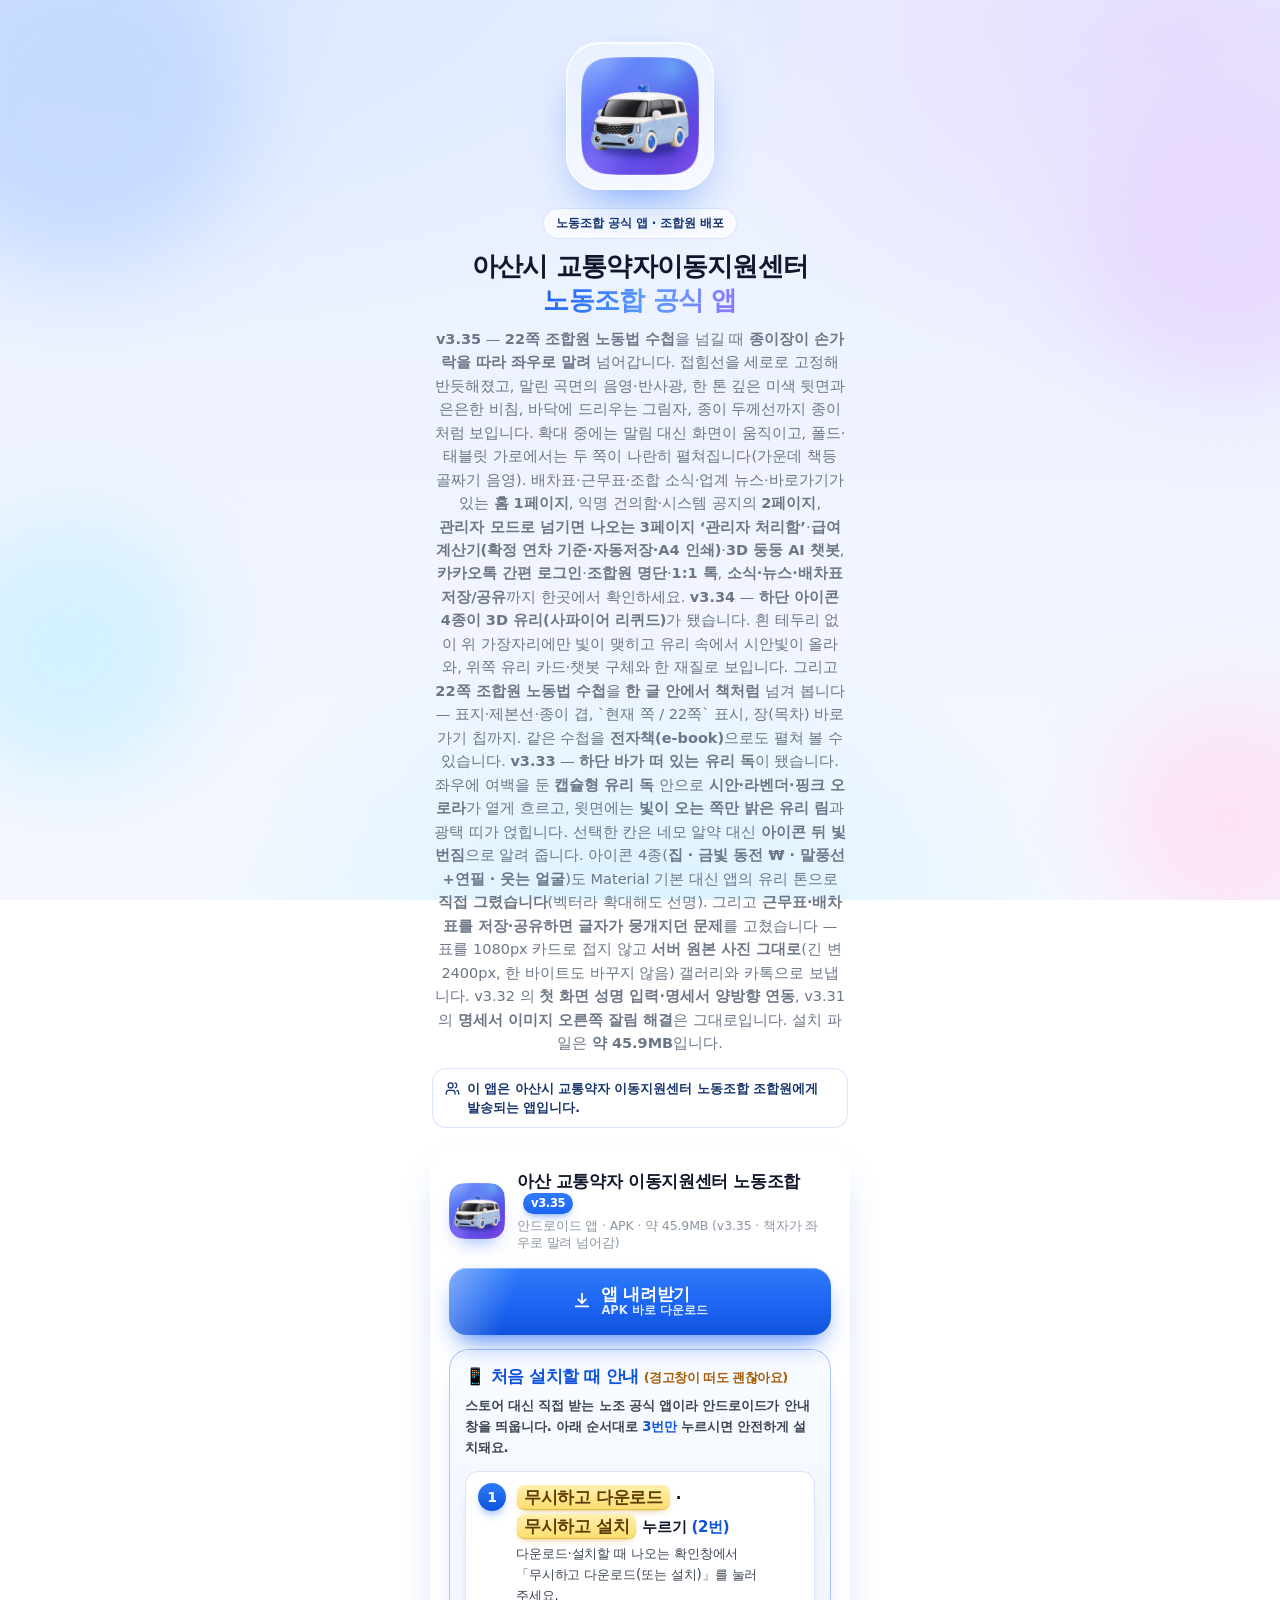
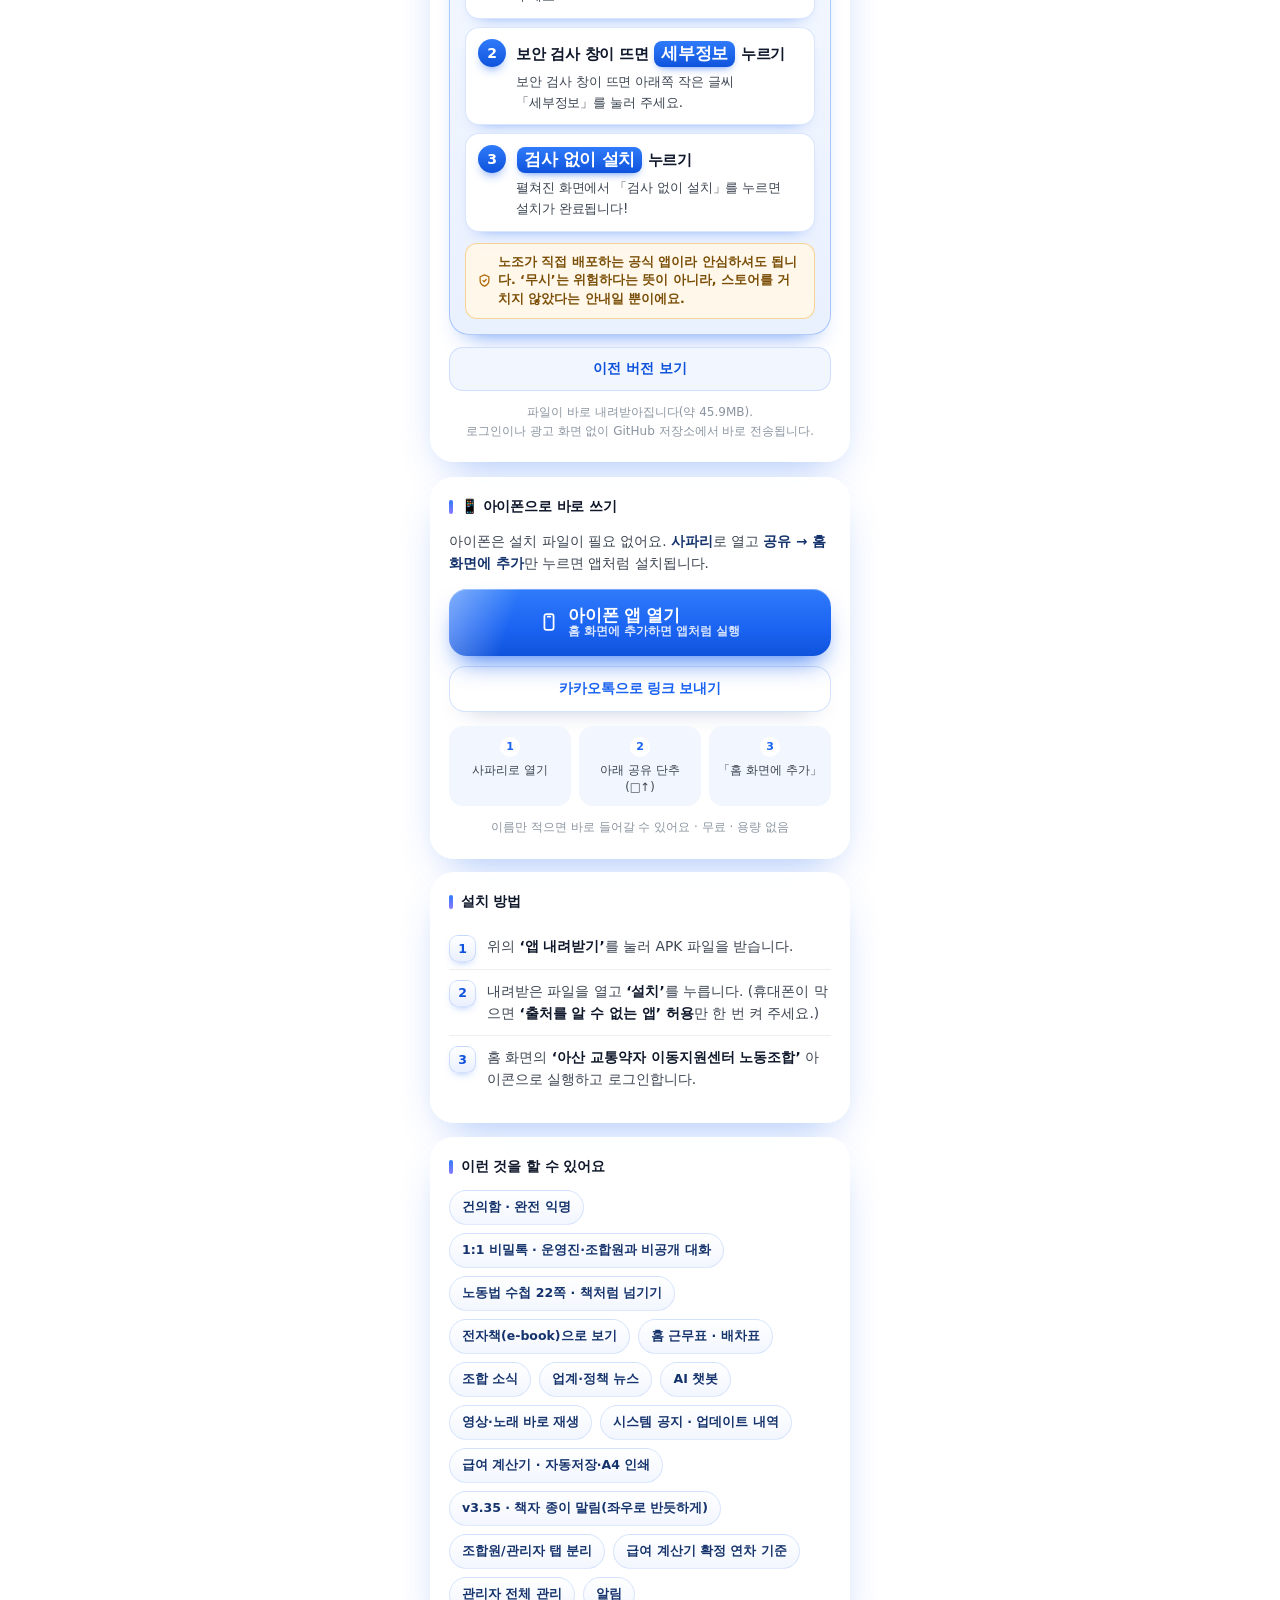
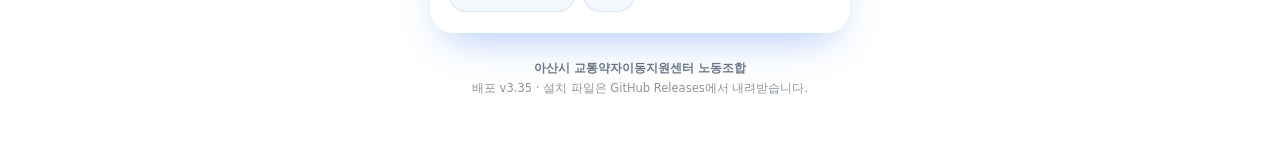
<file: index.html>
<!DOCTYPE html>
<html lang="ko">
<head>
<meta charset="utf-8">
<meta name="viewport" content="width=device-width, initial-scale=1, viewport-fit=cover">
<title>아산시 교통약자이동지원센터 노동조합 공식 앱 · 설치 안내</title>
<meta name="description" content="이 앱은 아산시 교통약자 이동지원센터 노동조합 조합원에게 발송되는 앱입니다. 건의함(완전 익명), 홈 1페이지(한 줄 인사·날씨 칩·배차표·근무표·조합 소식·바로보기·업계 뉴스·바로가기), 2페이지(익명 건의함·시스템 공지), 관리자 모드 3페이지(관리자 처리함·건의 상태 변경), 조합원 모드로 시작하는 홈, 급여 계산기(확정 연차 기준·자동저장·세부시간·A4 한 장 인쇄/PDF 저장·성명→사번·직급 「운전 주임」·연차로 읽는 근속 칸·호봉·근속 경고), 배차표↔근무표 좌우 넘김, 조합 규정·안내(관리자가 직접 수정), 사진 여러 장·카드 갤러리, 3D 둥둥 AI 챗봇, 카카오톡·당근 바로 열기까지, 조합원 명단·1:1 톡·새 톡 알림, 소식·뉴스·배차표 저장과 공유, 카카오톡 간편 로그인, 홈 화면 끝에서 끝까지 옮기는 AI 챗봇 단추, 유리가 살아 움직이는 1:1 톡방, 앱의 모든 소식·기사·규정을 아는 챗봇까지 한곳에서 확인하세요. 바탕이 파랑·분홍·민트 쓰리톤 오로라로 살아나고, 카드 테두리가 빛이 오는 쪽만 밝은 유리 림이 되며, 유리 광택이 세 겹으로 지나갑니다. 급여계산기의 「내 지난 명세서 저장·불러오기」로 그 달 입력값을 내 계정에만 저장하고, 회사가 준 원본 명세서 7건과 함께 불러와 바로 PDF로 저장합니다. 홈과 목록이 슬로우처럼 느려지던 문제를 고쳐 스크롤이 가볍고, 카드 사진은 첫 화면 여덟 장을 미리 풀어 바로 뜹니다. 급여계산기 「입력 초기화」가 동작하고, 1:1 톡 알림이 끊겨도 스스로 다시 붙습니다. v3.26에서는 앱을 켜자마자 홈이 열립니다(저장된 로그인으로 곧바로 복원하고, 서버 확인은 화면이 열린 뒤에 조용히). 관리자는 콘텐츠 관리의 모든 카테고리에서 「▲ 앞으로 · ▼ 뒤로」로 노출 순서를 바꾸고 글 속 사진도 ◀ ▶ 로 순서를 바꿀 수 있으며, 소식 전체 보기 제목이 지금 보는 면을 가리킵니다. v3.25의 소식 순서 바꾸기와 v3.24의 시작 안정화는 그대로이며, 설치 파일은 약 45.6MB입니다. v3.28은 앱을 완전히 꺼 두어도 1:1 톡 알림이 오도록 서버 실시간 푸시(FCM)를 붙였고(누르면 그 톡방이 열리고, 보고 있는 방은 조용합니다), 급여명세서를 「이미지로 저장」으로 A4 서식 그대로 갤러리에 그림으로도 저장·카톡 공유할 수 있습니다. v3.29는 급여명세서 「이미지로 저장」이 늘 실패하던 문제(인쇄 설정에 해상도)를 고쳤습니다. v3.30은 그 이미지가 세로로 길쭉하게 나오고 오른쪽 칸이 잘리던 것을 고쳐 여백 5mm의 네모난 명세서 한 장으로 저장하고, 명세서 성명을 쓰면 비촉탁 30명의 실제 근속(연차)·처우개선비가 저절로 선택됩니다(호봉은 손으로). v3.31은 이미지의 왼쪽만 커지고 오른쪽 공제 칸이 잘리던 것을 끝까지 고쳐 오른쪽 끝까지 한 장에 담고, 연차 일수를 6년차 17일로 바로잡았으며, 근속을 바꾸면 처우개선비가 무조건 따라오고, 앱을 다시 켜도 업데이트를 확인합니다. v3.32는 급여 계산기 첫 화면 「1. 통상시급 계산」 맨 위에 성명 칸을 올려 이름을 넣으면 실제 근속·처우개선비·연차 일수가 그 자리에서 바뀌고, 급여명세서 성명과 양방향으로 이어집니다(명세서에서 고치거나 지난 명세서를 불러와도 함께 바뀌고, 기기 자동 저장도 한 벌). 「입력 초기화」 단추는 한 줄로 정리됐습니다. v3.27의 로그인 튕김 수정은 그대로입니다.  v3.33은 하단 바를 좌우에 여백을 둔 캡슐형 유리 독으로 바꿔 시안·라벤더·핑크 오로라와 빛이 오는 쪽만 밝은 유리 림을 얹고, 선택한 칸은 알약 대신 아이콘 뒤 빛 번짐으로 표시하며, 아이콘 4종(집·금빛 동전·말풍선+연필·웃는 얼굴)을 앱의 유리 톤 벡터로 직접 그렸습니다. 근무표·배차표를 저장·공유할 때 1080px 카드로 접어 글자가 뭉개지던 것을 서버 원본 사진 그대로(긴 변 2400px) 내보냅니다. v3.34는 하단 독 아이콘 4종을 흰 테두리 없는 3D 유리(사파이어 리퀴드)로 다시 그려 위쪽 유리 카드·챗봇 구체와 한 재질로 보이게 했습니다. v3.35는 22쪽 수첩을 넘길 때 종이장이 손가락을 따라 좌우로 반듯하게 말려 넘어가도록 했습니다 — 접힘선을 세로로 고정하고, 말린 곡면의 음영·반사광, 한 톤 깊은 미색 뒷면과 은은한 비침, 바닥에 드리우는 그림자, 종이 두께선까지 넣었습니다. 확대 중에는 말림 대신 화면이 움직이고, 폴드·태블릿 가로에서는 두 쪽이 펼쳐집니다. 설치 파일은 약 45.9MB입니다. (v3.35)">

<!-- 카카오톡·메신저 링크 미리보기 -->
<meta property="og:title" content="아산시 교통약자이동지원센터 노동조합 공식 앱 (조합원 배포)">
<meta property="og:description" content="이 앱은 아산시 교통약자 이동지원센터 노동조합 조합원에게 발송되는 앱입니다. 건의함(완전 익명), 홈 1페이지(한 줄 인사·날씨 칩·배차표·근무표·조합 소식·바로보기·업계 뉴스·바로가기), 2페이지(익명 건의함·시스템 공지), 관리자 모드 3페이지(관리자 처리함·건의 상태 변경), 조합원 모드로 시작하는 홈, 급여 계산기(확정 연차 기준·자동저장·세부시간·A4 한 장 인쇄/PDF 저장·성명→사번·직급 「운전 주임」·연차로 읽는 근속 칸·호봉·근속 경고), 배차표↔근무표 좌우 넘김, 조합 규정·안내(관리자가 직접 수정), 사진 여러 장·카드 갤러리, 3D 둥둥 AI 챗봇, 카카오톡·당근 바로 열기까지, 조합원 명단·1:1 톡·새 톡 알림, 소식·뉴스·배차표 저장과 공유, 카카오톡 간편 로그인, 홈 화면 끝에서 끝까지 옮기는 AI 챗봇 단추, 유리가 살아 움직이는 1:1 톡방, 앱의 모든 소식·기사·규정을 아는 챗봇까지 한곳에서 확인하세요. 바탕이 파랑·분홍·민트 쓰리톤 오로라로 살아나고, 카드 테두리가 빛이 오는 쪽만 밝은 유리 림이 되며, 유리 광택이 세 겹으로 지나갑니다. 급여계산기의 「내 지난 명세서 저장·불러오기」로 그 달 입력값을 내 계정에만 저장하고, 회사가 준 원본 명세서 7건과 함께 불러와 바로 PDF로 저장합니다. 홈과 목록이 슬로우처럼 느려지던 문제를 고쳐 스크롤이 가볍고, 카드 사진은 첫 화면 여덟 장을 미리 풀어 바로 뜹니다. 급여계산기 「입력 초기화」가 동작하고, 1:1 톡 알림이 끊겨도 스스로 다시 붙습니다. v3.26에서는 앱을 켜자마자 홈이 열립니다(저장된 로그인으로 곧바로 복원하고, 서버 확인은 화면이 열린 뒤에 조용히). 관리자는 콘텐츠 관리의 모든 카테고리에서 「▲ 앞으로 · ▼ 뒤로」로 노출 순서를 바꾸고 글 속 사진도 ◀ ▶ 로 순서를 바꿀 수 있으며, 소식 전체 보기 제목이 지금 보는 면을 가리킵니다. v3.25의 소식 순서 바꾸기와 v3.24의 시작 안정화는 그대로이며, 설치 파일은 약 45.6MB입니다. v3.28은 앱을 완전히 꺼 두어도 1:1 톡 알림이 오도록 서버 실시간 푸시(FCM)를 붙였고(누르면 그 톡방이 열리고, 보고 있는 방은 조용합니다), 급여명세서를 「이미지로 저장」으로 A4 서식 그대로 갤러리에 그림으로도 저장·카톡 공유할 수 있습니다. v3.29는 급여명세서 「이미지로 저장」이 늘 실패하던 문제(인쇄 설정에 해상도)를 고쳤습니다. v3.30은 그 이미지가 세로로 길쭉하게 나오고 오른쪽 칸이 잘리던 것을 고쳐 여백 5mm의 네모난 명세서 한 장으로 저장하고, 명세서 성명을 쓰면 비촉탁 30명의 실제 근속(연차)·처우개선비가 저절로 선택됩니다(호봉은 손으로). v3.31은 이미지의 왼쪽만 커지고 오른쪽 공제 칸이 잘리던 것을 끝까지 고쳐 오른쪽 끝까지 한 장에 담고, 연차 일수를 6년차 17일로 바로잡았으며, 근속을 바꾸면 처우개선비가 무조건 따라오고, 앱을 다시 켜도 업데이트를 확인합니다. v3.32는 급여 계산기 첫 화면 「1. 통상시급 계산」 맨 위에 성명 칸을 올려 이름을 넣으면 실제 근속·처우개선비·연차 일수가 그 자리에서 바뀌고, 급여명세서 성명과 양방향으로 이어집니다(명세서에서 고치거나 지난 명세서를 불러와도 함께 바뀌고, 기기 자동 저장도 한 벌). 「입력 초기화」 단추는 한 줄로 정리됐습니다. v3.27의 로그인 튕김 수정은 그대로입니다.  v3.33은 하단 바를 좌우에 여백을 둔 캡슐형 유리 독으로 바꿔 시안·라벤더·핑크 오로라와 빛이 오는 쪽만 밝은 유리 림을 얹고, 선택한 칸은 알약 대신 아이콘 뒤 빛 번짐으로 표시하며, 아이콘 4종(집·금빛 동전·말풍선+연필·웃는 얼굴)을 앱의 유리 톤 벡터로 직접 그렸습니다. 근무표·배차표를 저장·공유할 때 1080px 카드로 접어 글자가 뭉개지던 것을 서버 원본 사진 그대로(긴 변 2400px) 내보냅니다. v3.34는 하단 독 아이콘 4종을 흰 테두리 없는 3D 유리(사파이어 리퀴드)로 다시 그려 위쪽 유리 카드·챗봇 구체와 한 재질로 보이게 했습니다. v3.35는 22쪽 수첩을 넘길 때 종이장이 손가락을 따라 좌우로 반듯하게 말려 넘어가도록 했습니다 — 접힘선을 세로로 고정하고, 말린 곡면의 음영·반사광, 한 톤 깊은 미색 뒷면과 은은한 비침, 바닥에 드리우는 그림자, 종이 두께선까지 넣었습니다. 확대 중에는 말림 대신 화면이 움직이고, 폴드·태블릿 가로에서는 두 쪽이 펼쳐집니다. 설치 파일은 약 45.9MB입니다. (v3.35)">
<meta property="og:image" content="https://chlrhkdwns12-boop.github.io/asan-union-download/icon.png">
<meta property="og:image:width" content="1024">
<meta property="og:image:height" content="1024">
<meta property="og:image:alt" content="기아 카니발 앱 아이콘 — 아산 교통약자 이동지원센터 노동조합">
<meta property="og:url" content="https://chlrhkdwns12-boop.github.io/asan-union-download/">
<meta property="og:type" content="website">
<meta property="og:site_name" content="아산 교통약자 이동지원센터 노동조합">
<meta name="twitter:card" content="summary">
<meta name="twitter:title" content="아산시 교통약자이동지원센터 노동조합 공식 앱 (조합원 배포)">
<meta name="twitter:description" content="이 앱은 아산시 교통약자 이동지원센터 노동조합 조합원에게 발송되는 앱입니다. 건의함(완전 익명), 홈 1페이지(한 줄 인사·날씨 칩·배차표·근무표·조합 소식·바로보기·업계 뉴스·바로가기), 2페이지(익명 건의함·시스템 공지), 관리자 모드 3페이지(관리자 처리함·건의 상태 변경), 조합원 모드로 시작하는 홈, 급여 계산기(확정 연차 기준·자동저장·세부시간·A4 한 장 인쇄/PDF 저장·성명→사번·직급 「운전 주임」·연차로 읽는 근속 칸·호봉·근속 경고), 배차표↔근무표 좌우 넘김, 조합 규정·안내(관리자가 직접 수정), 사진 여러 장·카드 갤러리, 3D 둥둥 AI 챗봇, 카카오톡·당근 바로 열기까지, 조합원 명단·1:1 톡·새 톡 알림, 소식·뉴스·배차표 저장과 공유, 카카오톡 간편 로그인, 홈 화면 끝에서 끝까지 옮기는 AI 챗봇 단추, 유리가 살아 움직이는 1:1 톡방, 앱의 모든 소식·기사·규정을 아는 챗봇까지 한곳에서 확인하세요. 바탕이 파랑·분홍·민트 쓰리톤 오로라로 살아나고, 카드 테두리가 빛이 오는 쪽만 밝은 유리 림이 되며, 유리 광택이 세 겹으로 지나갑니다. 급여계산기의 「내 지난 명세서 저장·불러오기」로 그 달 입력값을 내 계정에만 저장하고, 회사가 준 원본 명세서 7건과 함께 불러와 바로 PDF로 저장합니다. 홈과 목록이 슬로우처럼 느려지던 문제를 고쳐 스크롤이 가볍고, 카드 사진은 첫 화면 여덟 장을 미리 풀어 바로 뜹니다. 급여계산기 「입력 초기화」가 동작하고, 1:1 톡 알림이 끊겨도 스스로 다시 붙습니다. v3.26에서는 앱을 켜자마자 홈이 열립니다(저장된 로그인으로 곧바로 복원하고, 서버 확인은 화면이 열린 뒤에 조용히). 관리자는 콘텐츠 관리의 모든 카테고리에서 「▲ 앞으로 · ▼ 뒤로」로 노출 순서를 바꾸고 글 속 사진도 ◀ ▶ 로 순서를 바꿀 수 있으며, 소식 전체 보기 제목이 지금 보는 면을 가리킵니다. v3.25의 소식 순서 바꾸기와 v3.24의 시작 안정화는 그대로이며, 설치 파일은 약 45.6MB입니다. v3.28은 앱을 완전히 꺼 두어도 1:1 톡 알림이 오도록 서버 실시간 푸시(FCM)를 붙였고(누르면 그 톡방이 열리고, 보고 있는 방은 조용합니다), 급여명세서를 「이미지로 저장」으로 A4 서식 그대로 갤러리에 그림으로도 저장·카톡 공유할 수 있습니다. v3.29는 급여명세서 「이미지로 저장」이 늘 실패하던 문제(인쇄 설정에 해상도)를 고쳤습니다. v3.30은 그 이미지가 세로로 길쭉하게 나오고 오른쪽 칸이 잘리던 것을 고쳐 여백 5mm의 네모난 명세서 한 장으로 저장하고, 명세서 성명을 쓰면 비촉탁 30명의 실제 근속(연차)·처우개선비가 저절로 선택됩니다(호봉은 손으로). v3.31은 이미지의 왼쪽만 커지고 오른쪽 공제 칸이 잘리던 것을 끝까지 고쳐 오른쪽 끝까지 한 장에 담고, 연차 일수를 6년차 17일로 바로잡았으며, 근속을 바꾸면 처우개선비가 무조건 따라오고, 앱을 다시 켜도 업데이트를 확인합니다. v3.32는 급여 계산기 첫 화면 「1. 통상시급 계산」 맨 위에 성명 칸을 올려 이름을 넣으면 실제 근속·처우개선비·연차 일수가 그 자리에서 바뀌고, 급여명세서 성명과 양방향으로 이어집니다(명세서에서 고치거나 지난 명세서를 불러와도 함께 바뀌고, 기기 자동 저장도 한 벌). 「입력 초기화」 단추는 한 줄로 정리됐습니다. v3.27의 로그인 튕김 수정은 그대로입니다.  v3.33은 하단 바를 좌우에 여백을 둔 캡슐형 유리 독으로 바꿔 시안·라벤더·핑크 오로라와 빛이 오는 쪽만 밝은 유리 림을 얹고, 선택한 칸은 알약 대신 아이콘 뒤 빛 번짐으로 표시하며, 아이콘 4종(집·금빛 동전·말풍선+연필·웃는 얼굴)을 앱의 유리 톤 벡터로 직접 그렸습니다. 근무표·배차표를 저장·공유할 때 1080px 카드로 접어 글자가 뭉개지던 것을 서버 원본 사진 그대로(긴 변 2400px) 내보냅니다. v3.34는 하단 독 아이콘 4종을 흰 테두리 없는 3D 유리(사파이어 리퀴드)로 다시 그려 위쪽 유리 카드·챗봇 구체와 한 재질로 보이게 했습니다. v3.35는 22쪽 수첩을 넘길 때 종이장이 손가락을 따라 좌우로 반듯하게 말려 넘어가도록 했습니다 — 접힘선을 세로로 고정하고, 말린 곡면의 음영·반사광, 한 톤 깊은 미색 뒷면과 은은한 비침, 바닥에 드리우는 그림자, 종이 두께선까지 넣었습니다. 확대 중에는 말림 대신 화면이 움직이고, 폴드·태블릿 가로에서는 두 쪽이 펼쳐집니다. 설치 파일은 약 45.9MB입니다. (v3.35)">
<meta name="twitter:image" content="https://chlrhkdwns12-boop.github.io/asan-union-download/icon.png">

<link rel="icon" type="image/png" href="icon.png">
<link rel="apple-touch-icon" href="icon.png">
<meta name="theme-color" content="#D8E6FF">
<style>
  :root{
    --ink:#0F172A; --ink-soft:#3C4552; --sub:#6B7686; --muted:#8B95A1;
    --blue:#1B64F2; --blue-bright:#2F7BFA; --blue-light:#5C9BFF; --blue-deep:#0F53DC; --blue-press:#0B47C4;
    --blue-ink:#14326B; --blue-tint:#EAF0FE; --blue-tint-soft:#F2F6FE;
    --glass:rgba(255,255,255,.92); --glass-stroke:rgba(255,255,255,.95);
    --shadow:0 18px 44px -18px rgba(27,100,242,.45);
  }
  *{box-sizing:border-box; -webkit-tap-highlight-color:transparent}
  html,body{margin:0; padding:0}
  body{
    min-height:100vh; color:var(--ink);
    font-family:-apple-system,BlinkMacSystemFont,"Apple SD Gothic Neo","Pretendard","Malgun Gothic",system-ui,"Segoe UI",Roboto,sans-serif;
    background:#EAF1FF;
    background:
      radial-gradient(1200px 700px at 12% -8%, #D8E6FF 0%, rgba(216,230,255,0) 62%),
      radial-gradient(900px 640px at 92% 4%, #E7DDFF 0%, rgba(231,221,255,0) 58%),
      radial-gradient(800px 600px at 50% 108%, #D6F2FF 0%, rgba(214,242,255,0) 60%),
      linear-gradient(180deg,#EAF1FF 0%,#EEF3FF 46%,#F6F8FF 100%);
    background-attachment:fixed;
    -webkit-font-smoothing:antialiased;
    overflow-x:hidden;
  }
  /* 오로라 블롭 */
  .aurora{position:fixed; inset:0; pointer-events:none; z-index:0; overflow:hidden}
  .aurora span{
    position:absolute; display:block; border-radius:50%; filter:blur(46px); opacity:.72;
    animation:drift 18s ease-in-out infinite alternate;
  }
  .aurora .a1{width:340px;height:340px; left:-90px; top:-70px; background:#BBD4FF}
  .aurora .a2{width:300px;height:300px; right:-100px; top:90px; background:#E7D4FF; animation-delay:-6s}
  .aurora .a3{width:260px;height:260px; left:-60px; bottom:120px; background:#C9F0FF; animation-delay:-11s}
  .aurora .a4{width:240px;height:240px; right:-70px; bottom:-40px; background:#FFDCF0; animation-delay:-3s}
  @keyframes drift{
    from{transform:translate3d(0,0,0) scale(1)}
    to{transform:translate3d(14px,-18px,0) scale(1.08)}
  }

  .wrap{
    position:relative; z-index:1;
    max-width:460px; margin:0 auto; padding:36px 20px 44px;
    padding-top:max(36px, env(safe-area-inset-top));
    padding-bottom:max(44px, env(safe-area-inset-bottom));
  }

  /* 히어로 */
  .hero{text-align:center; animation:rise .7s cubic-bezier(.2,.8,.3,1) both}
  .icon-shell{
    position:relative; width:148px; height:148px; margin:6px auto 18px;
    border-radius:34px;
    background:linear-gradient(160deg,#E8F0FF,#F7FAFF);
    border:1px solid var(--glass-stroke);
    box-shadow:0 24px 48px -18px rgba(27,100,242,.55), inset 0 1px 0 #fff;
    display:grid; place-items:center;
    animation:float 6.5s ease-in-out infinite;
  }
  .icon-shell::after{
    content:""; position:absolute; inset:-14px; border-radius:44px; z-index:-1;
    background:radial-gradient(circle at 50% 50%, rgba(92,155,255,.38), rgba(92,155,255,0) 70%);
    animation:breath 4.8s ease-in-out infinite;
  }
  .icon-shell img{width:118px; height:118px; border-radius:26px; display:block}
  @keyframes float{0%,100%{transform:translateY(0)}50%{transform:translateY(-7px)}}
  @keyframes breath{0%,100%{opacity:.55; transform:scale(.97)}50%{opacity:.95; transform:scale(1.04)}}

  .eyebrow{
    display:inline-block; margin:0 0 10px; padding:6px 12px; border-radius:999px;
    font-size:12px; font-weight:700; letter-spacing:-.01em; color:var(--blue-ink);
    background:rgba(255,255,255,.8); border:1px solid rgba(27,100,242,.14);
  }
  h1{
    margin:0; font-size:26px; line-height:1.32; letter-spacing:-.03em; font-weight:800;
    color:var(--ink);
  }
  h1 .accent{
    background:linear-gradient(100deg,#1B64F2,#5C9BFF 55%,#8B79FF);
    -webkit-background-clip:text; background-clip:text; color:transparent;
  }
  .lede{margin:10px 4px 0; font-size:14.5px; line-height:1.62; color:var(--sub)}
  /* 배포 대상 안내 — 링크를 열기 전 미리보기에서도 같은 문장을 보여 준다 */
  .audience{
    display:flex; align-items:flex-start; gap:7px; margin:12px 2px 0;
    padding:10px 12px; border-radius:14px; text-align:left;
    font-size:12.5px; line-height:1.55; font-weight:600; color:var(--blue-ink);
    background:rgba(255,255,255,.82); border:1px solid rgba(27,100,242,.16);
  }
  .audience svg{width:15px; height:15px; flex:none; margin-top:2px}

  /* 카드 */
  .card{
    margin-top:22px; padding:20px 18px; border-radius:24px;
    background:var(--glass); border:1px solid var(--glass-stroke);
    box-shadow:var(--shadow), inset 0 1px 0 #fff;
    backdrop-filter:blur(14px); -webkit-backdrop-filter:blur(14px);
    animation:rise .8s cubic-bezier(.2,.8,.3,1) both;
  }
  .card + .card{margin-top:14px}
  .card:nth-of-type(1){animation-delay:.08s}
  .card:nth-of-type(2){animation-delay:.16s}
  .card:nth-of-type(3){animation-delay:.24s}
  @keyframes rise{from{opacity:0; transform:translateY(16px) perspective(900px) rotateX(4deg)}to{opacity:1; transform:none}}

  .spec{display:flex; align-items:center; gap:12px}
  .spec .meta{flex:1; min-width:0; text-align:left}
  .spec .name{font-size:16.5px; font-weight:800; letter-spacing:-.02em; line-height:1.32; word-break:keep-all; overflow-wrap:break-word}
  /* v3.18 — 앱 이름이 정식 명칭(두 줄)이 되어도 낱말 중간에서 끊기지 않게 한다. 버전 배지는 이름 뒤에 붙인다. */
  .spec .name .version{display:inline-block; vertical-align:2px; margin-left:6px}
  .version{
    font-size:11.5px; font-weight:800; color:#fff; padding:3px 8px; border-radius:999px;
    background:linear-gradient(180deg,var(--blue-bright),var(--blue)); box-shadow:0 4px 10px -4px rgba(27,100,242,.8);
  }
  .spec .sub{margin-top:3px; font-size:12.5px; color:var(--muted); letter-spacing:-.01em}
  .spec .mini{
    width:56px; height:56px; border-radius:15px; display:block; flex:none;
    box-shadow:0 10px 20px -10px rgba(27,100,242,.6);
  }

  /* 다운로드 버튼 */
  .cta{
    position:relative; overflow:hidden; display:flex; align-items:center; justify-content:center; gap:9px;
    width:100%; margin-top:16px; padding:17px 18px; border:0; border-radius:18px;
    font-family:inherit; font-size:16.5px; font-weight:800; letter-spacing:-.02em; color:#fff; text-decoration:none;
    background:linear-gradient(180deg,var(--blue-bright) 0%,var(--blue) 58%,var(--blue-deep) 100%);
    box-shadow:0 14px 26px -10px rgba(27,100,242,.85), inset 0 1px 0 rgba(255,255,255,.35);
    transition:transform .16s cubic-bezier(.2,.8,.3,1), box-shadow .16s ease, filter .16s ease;
  }
  .cta::after{
    content:""; position:absolute; top:-60%; left:-30%; width:45%; height:220%;
    background:linear-gradient(90deg,rgba(255,255,255,0),rgba(255,255,255,.5),rgba(255,255,255,0));
    transform:rotate(18deg); animation:sheen 3.6s ease-in-out infinite;
  }
  @keyframes sheen{0%{left:-45%}55%{left:120%}100%{left:120%}}
  .cta:active{transform:translateY(2px) scale(.994); box-shadow:0 6px 14px -8px rgba(27,100,242,.9)}
  .cta svg{width:20px; height:20px; flex:none}
  .cta-text{line-height:1.2}
  .cta-text small{display:block; font-size:11.5px; font-weight:600; opacity:.85; letter-spacing:0}

  .ghost{
    display:flex; align-items:center; justify-content:center; gap:6px;
    margin-top:12px; padding:12px; border-radius:14px; text-decoration:none;
    font-size:13.5px; font-weight:700; color:var(--blue-deep);
    background:var(--blue-tint-soft); border:1px solid rgba(27,100,242,.16);
    transition:background .16s ease, transform .16s ease;
  }
  .ghost:active{transform:translateY(1px); background:var(--blue-tint)}
  .note{margin:12px 2px 0; font-size:12px; line-height:1.6; color:var(--muted); text-align:center}

  /* 처음 설치할 때 3단계 안내 — 다운로드 버튼 바로 아래, 접지 않고 펼쳐 둔다(조합원이 설치 단계에서 막히는 곳) */
  .install-guide{
    margin-top:14px; padding:16px 15px 15px; border-radius:20px; text-align:left;
    background:linear-gradient(180deg,#F8FBFF 0%,#E9F0FE 100%);
    border:1.5px solid rgba(27,100,242,.32);
    box-shadow:0 14px 26px -18px rgba(27,100,242,.9), inset 0 1px 0 #fff;
  }
  .install-guide h3{
    margin:0; font-size:16.5px; line-height:1.34; font-weight:800; letter-spacing:-.03em; color:var(--blue-deep);
  }
  .install-guide h3 span{font-size:13px; font-weight:800; color:#A6600A; white-space:nowrap}
  .install-guide .ig-sub{
    margin:7px 0 0; font-size:13.2px; line-height:1.6; letter-spacing:-.01em; font-weight:600; color:var(--ink-soft);
  }
  .install-guide .ig-sub b{color:var(--blue-deep); font-weight:800}
  .install-guide ol{margin:12px 0 0; padding:0; list-style:none; display:grid; gap:8px}
  .install-guide li{
    display:flex; align-items:flex-start; gap:10px; padding:11px 12px; border-radius:14px;
    background:#fff; border:1px solid rgba(27,100,242,.16);
    box-shadow:0 8px 16px -14px rgba(27,100,242,.95);
  }
  .install-guide .num{
    flex:none; width:28px; height:28px; border-radius:50%; display:grid; place-items:center;
    font-size:14px; font-weight:800; color:#fff; line-height:1;
    background:linear-gradient(180deg,var(--blue-bright),var(--blue-deep));
    box-shadow:0 6px 12px -6px rgba(27,100,242,.95);
  }
  .install-guide .tx{min-width:0}
  .install-guide .tx b{display:block; font-size:15px; line-height:1.48; font-weight:800; letter-spacing:-.02em; color:var(--ink); word-break:keep-all; overflow-wrap:break-word}
  /* 어르신이 가장 헷갈리는 두 동작 — 큰 글씨 + 노랑/파랑 배지로 강조 */
  .kw{
    display:inline-block; margin:2px 1px; padding:1px 7px; border-radius:8px;
    font-weight:800; font-size:1.1em; letter-spacing:-.02em; line-height:1.42; vertical-align:baseline; white-space:nowrap;
  }
  .kw-y{color:#5E3C04; background:linear-gradient(180deg,#FFF0AE,#FFDD6E); box-shadow:inset 0 -1px 0 rgba(196,140,0,.4), 0 3px 8px -5px rgba(196,140,0,.95)}
  .kw-b{color:#fff; background:linear-gradient(180deg,var(--blue-bright),var(--blue-deep)); box-shadow:0 4px 10px -5px rgba(27,100,242,.95)}
  .install-guide .tx b em{font-style:normal; color:var(--blue-deep)}
  .install-guide .tx .desc{display:block; margin-top:3px; font-size:13.4px; line-height:1.56; letter-spacing:-.01em; color:var(--ink-soft); word-break:keep-all; overflow-wrap:break-word}
  .install-guide .ig-tip{
    display:flex; align-items:center; gap:6px; margin:11px 0 0; padding:9px 11px; border-radius:12px;
    font-size:12.5px; line-height:1.5; font-weight:700; color:#7A4E06;
    background:#FFF7EA; border:1px solid rgba(240,160,32,.42);
  }
  .install-guide .ig-tip svg{width:15px; height:15px; flex:none; color:#B26A05}
  /* 설치 안내 팝업 — 다운로드 버튼을 누르면 안드로이드 경고창보다 먼저 뜬다 */
  .modal{
    position:fixed; inset:0; z-index:80; display:flex; align-items:flex-end; justify-content:center;
    background:rgba(9,18,38,.58);
    opacity:0; visibility:hidden; transition:opacity .2s ease, visibility .2s ease;
  }
  .modal.is-open{opacity:1; visibility:visible}
  .modal-card{
    width:100%; max-width:460px; max-height:91vh; overflow-y:auto; -webkit-overflow-scrolling:touch;
    padding:22px 19px calc(18px + env(safe-area-inset-bottom));
    border-radius:26px 26px 0 0; background:#fff; text-align:left;
    box-shadow:0 -20px 50px -14px rgba(9,18,38,.5), inset 0 1px 0 #fff;
    transform:translateY(22px); transition:transform .28s cubic-bezier(.2,.8,.3,1);
  }
  .modal.is-open .modal-card{transform:none}
  .modal-card h2{
    margin:0; font-size:19px; line-height:1.36; font-weight:800; letter-spacing:-.03em; color:var(--ink);
    display:block;
  }
  .modal-card h2::before{display:none}
  .modal-card h2 .mg-accent{color:var(--blue-deep)}
  .mg-sub{margin:8px 0 0; font-size:13.5px; line-height:1.6; font-weight:600; letter-spacing:-.01em; color:var(--ink-soft)}
  .mg-steps{margin:15px 0 0; padding:0; list-style:none; display:grid; gap:9px}
  .mg-steps li{
    display:flex; align-items:flex-start; gap:11px; padding:12px 13px; border-radius:15px;
    background:linear-gradient(180deg,#F8FBFF,#EEF3FF); border:1px solid rgba(27,100,242,.18);
  }
  .mg-steps .num{
    flex:none; width:30px; height:30px; border-radius:50%; display:grid; place-items:center;
    font-size:15px; font-weight:800; color:#fff; line-height:1;
    background:linear-gradient(180deg,var(--blue-bright),var(--blue-deep));
    box-shadow:0 6px 12px -6px rgba(27,100,242,.95);
  }
  .mg-steps .tx{min-width:0}
  .mg-steps .tx b{display:block; font-size:16px; line-height:1.52; font-weight:800; letter-spacing:-.02em; color:var(--ink); word-break:keep-all; overflow-wrap:break-word}
  .mg-steps .kw{font-size:1.06em}
  .mg-steps .tx b em{font-style:normal; color:var(--blue-deep); white-space:nowrap}
  .mg-steps .tx .desc{display:block; margin-top:4px; font-size:13.8px; line-height:1.55; letter-spacing:-.01em; color:var(--ink-soft); word-break:keep-all; overflow-wrap:break-word}
  .mg-actions{margin-top:16px; display:grid; gap:9px}
  .mg-go{
    position:relative; overflow:hidden; display:flex; align-items:center; justify-content:center; gap:8px;
    width:100%; padding:17px 16px; border:0; border-radius:16px; cursor:pointer;
    font-family:inherit; font-size:16.5px; font-weight:800; letter-spacing:-.02em; color:#fff;
    background:linear-gradient(180deg,var(--blue-bright) 0%,var(--blue) 58%,var(--blue-deep) 100%);
    box-shadow:0 14px 26px -12px rgba(27,100,242,.95), inset 0 1px 0 rgba(255,255,255,.35);
  }
  .mg-go:active{transform:translateY(1px)}
  a.mg-go{text-decoration:none}
  .mg-go:focus-visible{outline:none; box-shadow:0 0 0 3px #fff, 0 0 0 6px rgba(27,100,242,.45), 0 14px 26px -12px rgba(27,100,242,.95)}
  .mg-go svg{width:19px; height:19px; flex:none}
  .mg-close{
    width:100%; padding:13px 16px; border-radius:14px; cursor:pointer; font-family:inherit;
    font-size:14.5px; font-weight:700; letter-spacing:-.01em; color:var(--ink-soft);
    background:#F1F4FA; border:1px solid rgba(15,23,42,.08);
  }
  .mg-close:active{background:#E7ECF7}
  .mg-close:focus-visible{outline:3px solid rgba(27,100,242,.45); outline-offset:2px}
  @media (min-width:520px){
    .modal{align-items:center; padding:20px}
    .modal-card{border-radius:26px; transform:translateY(10px) scale(.97)}
  }
  @media (max-width:380px){
    .install-guide{padding:14px 12px 13px}
    .install-guide h3{font-size:15.5px}
    .install-guide h3 span{font-size:12.3px}
    .install-guide li{padding:10px; gap:8px}
    .install-guide .num{width:25px; height:25px; font-size:13px}
    .install-guide .tx b{font-size:13.8px}
    .install-guide .tx .desc{font-size:12.7px}
    .modal-card{padding:18px 15px calc(16px + env(safe-area-inset-bottom))}
    .modal-card h2{font-size:17px}
    .mg-steps .tx b{font-size:14.6px}
    .mg-steps .tx .desc{font-size:13px}
    .install-guide .kw, .mg-steps .kw{padding:0 5px; font-size:1em; margin:1px 0}
  }

  /* 설치 방법 */
  h2{margin:0 0 14px; font-size:14px; font-weight:800; letter-spacing:-.01em; color:var(--ink); display:flex; align-items:center; gap:8px}
  h2::before{content:""; width:4px; height:14px; border-radius:2px; background:linear-gradient(180deg,var(--blue-bright),#8B79FF)}
  ol.steps{margin:0; padding:0; list-style:none; counter-reset:s}
  ol.steps li{
    position:relative; counter-increment:s; padding:11px 0 11px 38px; font-size:13.8px; line-height:1.58; color:var(--ink-soft);
  }
  ol.steps li + li{border-top:1px solid rgba(15,23,42,.07)}
  ol.steps li::before{
    content:counter(s); position:absolute; left:0; top:10px;
    width:25px; height:25px; border-radius:9px; display:grid; place-items:center;
    font-size:12.5px; font-weight:800; color:var(--blue-deep);
    background:linear-gradient(180deg,#fff,var(--blue-tint)); border:1px solid rgba(27,100,242,.18);
    box-shadow:0 4px 10px -6px rgba(27,100,242,.7);
  }
  ol.steps b{color:var(--ink); font-weight:800}

  /* 기능 */
  .chips{display:flex; flex-wrap:wrap; gap:8px; margin-top:2px}
  .chip{
    font-size:12.5px; font-weight:700; color:var(--blue-ink); padding:8px 12px; border-radius:999px;
    background:linear-gradient(180deg,#fff,var(--blue-tint-soft)); border:1px solid rgba(27,100,242,.14);
  }

  footer{margin-top:26px; text-align:center; font-size:11.5px; line-height:1.7; color:var(--muted)}
  footer b{color:var(--sub); font-weight:700}

  @media (prefers-reduced-motion: reduce){
    *,*::before,*::after{animation:none !important; transition:none !important}
  }

  /* 아이폰(PWA) 안내 */
  .ios .ios-lead{margin:0 0 14px; font-size:13.5px; line-height:1.65; color:var(--ink-soft)}
  .ios .ios-lead b{color:var(--blue-ink)}
  .ios .ios-cta{margin-top:2px}
  .ios .ios-share{display:flex; align-items:center; justify-content:center; width:100%; margin-top:10px; padding:13px 16px; border-radius:16px; font-size:14px; font-weight:700; color:var(--blue); background:#fff; border:1px solid rgba(27,100,242,.18); box-shadow:0 10px 24px -18px rgba(20,52,120,.6); cursor:pointer}
  .ios .ios-steps{display:flex; gap:8px; margin:14px 0 0; padding:0; list-style:none}
  .ios .ios-steps li{flex:1; padding:11px 8px; border-radius:14px; background:var(--blue-tint-soft); font-size:11.5px; color:var(--ink-soft); text-align:center; line-height:1.45}
  .ios .ios-steps b{display:grid; place-items:center; width:20px; height:20px; margin:0 auto 5px; border-radius:50%; background:#fff; color:var(--blue); font-size:11px}
  .ios .note{margin:12px 0 0}
</style>
</head>
<body>
<div class="aurora" aria-hidden="true"><span class="a1"></span><span class="a2"></span><span class="a3"></span><span class="a4"></span></div>

<main class="wrap">
  <section class="hero">
    <div class="icon-shell"><img src="icon.png" alt="아산 교통약자 이동지원센터 노동조합 앱 아이콘"></div>
    <p class="eyebrow">노동조합 공식 앱 · 조합원 배포</p>
    <h1>아산시 교통약자이동지원센터<br><span class="accent">노동조합 공식 앱</span></h1>
    <p class="lede"><b>v3.35</b> — <b>22쪽 조합원 노동법 수첩</b>을 넘길 때 <b>종이장이 손가락을 따라 좌우로 말려</b> 넘어갑니다. 접힘선을 세로로 고정해 반듯해졌고, 말린 곡면의 음영·반사광, 한 톤 깊은 미색 뒷면과 은은한 비침, 바닥에 드리우는 그림자, 종이 두께선까지 종이처럼 보입니다. 확대 중에는 말림 대신 화면이 움직이고, 폴드·태블릿 가로에서는 두 쪽이 나란히 펼쳐집니다(가운데 책등 골짜기 음영). 배차표·근무표·조합 소식·업계 뉴스·바로가기가 있는 <b>홈 1페이지</b>, 익명 건의함·시스템 공지의 <b>2페이지</b>,<br><b>관리자 모드로 넘기면 나오는 3페이지 ‘관리자 처리함’</b>·<b>급여 계산기(확정 연차 기준·자동저장·A4 인쇄)</b>·<b>3D 둥둥 AI 챗봇</b>, <b>카카오톡 간편 로그인</b>·<b>조합원 명단</b>·<b>1:1 톡</b>, <b>소식·뉴스·배차표 저장/공유</b>까지 한곳에서 확인하세요. <b>v3.34</b> — <b>하단 아이콘 4종이 3D 유리(사파이어 리퀴드)</b>가 됐습니다. 흰 테두리 없이 위 가장자리에만 빛이 맺히고 유리 속에서 시안빛이 올라와, 위쪽 유리 카드·챗봇 구체와 한 재질로 보입니다. 그리고 <b>22쪽 조합원 노동법 수첩</b>을 <b>한 글 안에서 책처럼</b> 넘겨 봅니다 — 표지·제본선·종이 겹, `현재 쪽 / 22쪽` 표시, 장(목차) 바로가기 칩까지. 같은 수첩을 <b>전자책(e-book)</b>으로도 펼쳐 볼 수 있습니다. <b>v3.33</b> — <b>하단 바가 떠 있는 유리 독</b>이 됐습니다. 좌우에 여백을 둔 <b>캡슐형 유리 독</b> 안으로 <b>시안·라벤더·핑크 오로라</b>가 옅게 흐르고, 윗면에는 <b>빛이 오는 쪽만 밝은 유리 림</b>과 광택 띠가 얹힙니다. 선택한 칸은 네모 알약 대신 <b>아이콘 뒤 빛 번짐</b>으로 알려 줍니다. 아이콘 4종(<b>집 · 금빛 동전 ₩ · 말풍선+연필 · 웃는 얼굴</b>)도 Material 기본 대신 앱의 유리 톤으로 <b>직접 그렸습니다</b>(벡터라 확대해도 선명). 그리고 <b>근무표·배차표를 저장·공유하면 글자가 뭉개지던 문제</b>를 고쳤습니다 — 표를 1080px 카드로 접지 않고 <b>서버 원본 사진 그대로</b>(긴 변 2400px, 한 바이트도 바꾸지 않음) 갤러리와 카톡으로 보냅니다. v3.32 의 <b>첫 화면 성명 입력·명세서 양방향 연동</b>, v3.31 의 <b>명세서 이미지 오른쪽 잘림 해결</b>은 그대로입니다. 설치 파일은 <b>약 45.9MB</b>입니다.</p>
    <p class="audience">
      <svg viewBox="0 0 24 24" fill="none" stroke="currentColor" stroke-width="2" stroke-linecap="round" stroke-linejoin="round" aria-hidden="true">
        <path d="M16 21v-2a4 4 0 0 0-4-4H6a4 4 0 0 0-4 4v2"/><circle cx="9" cy="7" r="4"/><path d="M22 21v-2a4 4 0 0 0-3-3.87"/><path d="M16 3.13a4 4 0 0 1 0 7.75"/>
      </svg>
      <span>이 앱은 아산시 교통약자 이동지원센터 노동조합 조합원에게 발송되는 앱입니다.</span>
    </p>
  </section>

  <section class="card" aria-label="앱 정보와 내려받기">
    <div class="spec">
      <img class="mini" src="icon.png" alt="">
      <div class="meta">
        <div class="name">아산 교통약자 이동지원센터 노동조합 <span class="version">v3.35</span></div>
        <div class="sub">안드로이드 앱 · APK · 약 45.9MB (v3.35 · 책자가 좌우로 말려 넘어감)</div>
      </div>
    </div>

    <a class="cta" id="apkCta" href="https://github.com/chlrhkdwns12-boop/asan-union-download/releases/download/v3.35/asan-union-box-v3.35.apk" rel="noopener" aria-haspopup="dialog" aria-controls="installGuideModal">
      <svg viewBox="0 0 24 24" fill="none" stroke="currentColor" stroke-width="2.1" stroke-linecap="round" stroke-linejoin="round" aria-hidden="true">
        <path d="M12 3v11"/><path d="m7.5 10 4.5 4.5L16.5 10"/><path d="M4.5 18.5h15"/>
      </svg>
      <span class="cta-text">앱 내려받기<small>APK 바로 다운로드</small></span>
    </a>

    <section class="install-guide" aria-label="처음 설치할 때 안내 3단계">
      <h3>📱 처음 설치할 때 안내 <span>(경고창이 떠도 괜찮아요)</span></h3>
      <p class="ig-sub">스토어 대신 직접 받는 노조 공식 앱이라 안드로이드가 안내창을 띄웁니다. 아래 순서대로 <b>3번만</b> 누르시면 안전하게 설치돼요.</p>
      <ol>
        <li>
          <span class="num" aria-hidden="true">1</span>
          <div class="tx">
            <b><span class="kw kw-y">무시하고 다운로드</span> · <span class="kw kw-y">무시하고 설치</span> 누르기 <em>(2번)</em></b>
            <span class="desc">다운로드·설치할 때 나오는 확인창에서 「무시하고 다운로드(또는 설치)」를 눌러 주세요.</span>
          </div>
        </li>
        <li>
          <span class="num" aria-hidden="true">2</span>
          <div class="tx">
            <b>보안 검사 창이 뜨면 <span class="kw kw-b">세부정보</span> 누르기</b>
            <span class="desc">보안 검사 창이 뜨면 아래쪽 작은 글씨 「세부정보」를 눌러 주세요.</span>
          </div>
        </li>
        <li>
          <span class="num" aria-hidden="true">3</span>
          <div class="tx">
            <b><span class="kw kw-b">검사 없이 설치</span> 누르기</b>
            <span class="desc">펼쳐진 화면에서 「검사 없이 설치」를 누르면 설치가 완료됩니다!</span>
          </div>
        </li>
      </ol>
      <p class="ig-tip">
        <svg viewBox="0 0 24 24" fill="none" stroke="currentColor" stroke-width="2" stroke-linecap="round" stroke-linejoin="round" aria-hidden="true">
          <path d="M12 3l7 3v6c0 4.4-3 7.6-7 9-4-1.4-7-4.6-7-9V6l7-3z"/><path d="M9.5 12.2l1.8 1.8 3.4-3.6"/>
        </svg>
        <span>노조가 직접 배포하는 공식 앱이라 안심하셔도 됩니다. ‘무시’는 위험하다는 뜻이 아니라, 스토어를 거치지 않았다는 안내일 뿐이에요.</span>
      </p>
    </section>

    <a class="ghost" href="https://github.com/chlrhkdwns12-boop/asan-union-download/releases" rel="noopener">이전 버전 보기</a>

    <p class="note">파일이 바로 내려받아집니다(약 45.9MB).<br>로그인이나 광고 화면 없이 GitHub 저장소에서 바로 전송됩니다.</p>
  </section>

  <section class="card ios" aria-label="아이폰에서 쓰기">
    <h2>📱 아이폰으로 바로 쓰기</h2>
    <p class="ios-lead">아이폰은 설치 파일이 필요 없어요. <b>사파리</b>로 열고 <b>공유 → 홈 화면에 추가</b>만 누르면 앱처럼 설치됩니다.</p>
    <a class="cta ios-cta" id="iosCta" href="app/">
      <svg viewBox="0 0 24 24" fill="none" stroke="currentColor" stroke-width="2.1" stroke-linecap="round" stroke-linejoin="round" aria-hidden="true">
        <rect x="6.5" y="2.5" width="11" height="19" rx="2.6"/><path d="M10.5 5.5h3"/>
      </svg>
      <span class="cta-text">아이폰 앱 열기<small>홈 화면에 추가하면 앱처럼 실행</small></span>
    </a>
    <button class="ghost ios-share" id="iosShare" type="button">카카오톡으로 링크 보내기</button>
    <ol class="ios-steps">
      <li><b>1</b> 사파리로 열기</li>
      <li><b>2</b> 아래 공유 단추(□↑)</li>
      <li><b>3</b> 「홈 화면에 추가」</li>
    </ol>
    <p class="note">이름만 적으면 바로 들어갈 수 있어요 · 무료 · 용량 없음</p>
  </section>

  <section class="card" aria-label="설치 방법">
    <h2>설치 방법</h2>
    <ol class="steps">
      <li>위의 <b>‘앱 내려받기’</b>를 눌러 APK 파일을 받습니다.</li>
      <li>내려받은 파일을 열고 <b>‘설치’</b>를 누릅니다. (휴대폰이 막으면 <b>‘출처를 알 수 없는 앱’ 허용</b>만 한 번 켜 주세요.)</li>
      <li>홈 화면의 <b>‘아산 교통약자 이동지원센터 노동조합’</b> 아이콘으로 실행하고 로그인합니다.</li>
    </ol>
  </section>

  <section class="card" aria-label="주요 기능">
    <h2>이런 것을 할 수 있어요</h2>
    <div class="chips">
      <span class="chip">건의함 · 완전 익명</span>
      <span class="chip">1:1 비밀톡 · 운영진·조합원과 비공개 대화</span>
      <span class="chip">노동법 수첩 22쪽 · 책처럼 넘기기</span>
      <span class="chip">전자책(e-book)으로 보기</span>
      <span class="chip">홈 근무표 · 배차표</span>
      <span class="chip">조합 소식</span>
      <span class="chip">업계·정책 뉴스</span>
      <span class="chip">AI 챗봇</span>
      <span class="chip">영상·노래 바로 재생</span>
      <span class="chip">시스템 공지 · 업데이트 내역</span>
      <span class="chip">급여 계산기 · 자동저장·A4 인쇄</span>
      <span class="chip">v3.35 · 책자 종이 말림(좌우로 반듯하게)</span>
      <span class="chip">조합원/관리자 탭 분리</span>
      <span class="chip">급여 계산기 확정 연차 기준</span>
      <span class="chip">관리자 전체 관리</span>
      <span class="chip">알림</span>
    </div>
  </section>

  <footer>
    <b>아산시 교통약자이동지원센터 노동조합</b><br>
    배포 v3.35 · 설치 파일은 GitHub Releases에서 내려받습니다.
  </footer>
</main>

<!-- 설치 안내 팝업: 다운로드 버튼을 누르면 안드로이드 경고창보다 먼저 뜬다 -->
<div class="modal" id="installGuideModal" role="dialog" aria-modal="true" aria-labelledby="mgTitle" aria-describedby="mgDesc" aria-hidden="true">
  <div class="modal-card" role="document">
    <h2 id="mgTitle">⚠️ 설치 중 경고창이 떠도 <span class="mg-accent">걱정하지 마세요!</span></h2>
    <p class="mg-sub" id="mgDesc">스토어 대신 노조가 직접 배포하는 공식 앱이라 안드로이드가 안내창을 띄웁니다. 아래 <b>3단계</b>대로만 누르시면 됩니다.</p>
    <ol class="mg-steps">
      <li>
        <span class="num" aria-hidden="true">1</span>
        <div class="tx">
          <b><span class="kw kw-y">무시하고 다운로드</span> · <span class="kw kw-y">무시하고 설치</span> 누르기 <em>(총 2번 나와요)</em></b>
          <span class="desc">내려받을 때와 설치할 때 한 번씩, 확인창이 나오면 「무시하고…」를 눌러 주세요.</span>
        </div>
      </li>
      <li>
        <span class="num" aria-hidden="true">2</span>
        <div class="tx">
          <b>보안 검사 창이 뜨면 <span class="kw kw-b">세부정보</span> 누르기</b>
          <span class="desc">창 아래쪽 작은 글씨 「세부정보」를 눌러 주세요.</span>
        </div>
      </li>
      <li>
        <span class="num" aria-hidden="true">3</span>
        <div class="tx">
          <b><span class="kw kw-b">검사 없이 설치</span> 누르면 설치 완료!</b>
          <span class="desc">펼쳐진 화면에서 누르면 설치가 끝납니다.</span>
        </div>
      </li>
    </ol>
    <div class="mg-actions">
      <a class="mg-go" id="mgDownload" href="https://github.com/chlrhkdwns12-boop/asan-union-download/releases/download/v3.35/asan-union-box-v3.35.apk" rel="noopener">
        <svg viewBox="0 0 24 24" fill="none" stroke="currentColor" stroke-width="2.1" stroke-linecap="round" stroke-linejoin="round" aria-hidden="true">
          <path d="M12 3v11"/><path d="m7.5 10 4.5 4.5L16.5 10"/><path d="M4.5 18.5h15"/>
        </svg>
        안내 확인 · 다운로드 시작
      </a>
      <button class="mg-close" type="button" data-close>닫기</button>
    </div>
  </div>
</div>

<script>
(function(){
  var modal = document.getElementById('installGuideModal');
  var cta   = document.getElementById('apkCta');
  var go    = document.getElementById('mgDownload');
  if (!modal || !cta || !go) return;
  var closes = modal.querySelectorAll('[data-close]');
  var lastFocus = null;

  function open(e){
    if (e) e.preventDefault();
    lastFocus = document.activeElement;
    modal.classList.add('is-open');
    modal.setAttribute('aria-hidden','false');
    document.body.style.overflow = 'hidden';
    setTimeout(function(){ try { go.focus(); } catch(_){} }, 80);
  }
  function close(){
    modal.classList.remove('is-open');
    modal.setAttribute('aria-hidden','true');
    document.body.style.overflow = '';
    if (lastFocus && lastFocus.focus) { try { lastFocus.focus(); } catch(_){} }
  }
  cta.addEventListener('click', open);
  /* '안내 확인 · 다운로드 시작'은 실제 링크라 누르는 순간 다운로드가 시작된다. 여기서는 팝업만 닫는다. */
  go.addEventListener('click', function(){ close(); });
  Array.prototype.forEach.call(closes, function(b){ b.addEventListener('click', close); });
  modal.addEventListener('click', function(ev){ if (ev.target === modal) close(); });
  document.addEventListener('keydown', function(ev){
    if (ev.key === 'Escape' && modal.classList.contains('is-open')) close();
  });
})();
</script>
<script>
  /* 아이폰 앱 링크 공유 — 카카오톡으로 한 번에 */
  (function () {
    var share = document.getElementById('iosShare');
    if (!share) return;
    var url = 'https://chlrhkdwns12-boop.github.io/asan-union-download/app/';
    share.addEventListener('click', function () {
      var text = '아산 교통약자 이동지원센터 노동조합 공식 앱\n사파리로 열고 「홈 화면에 추가」를 누르면 앱처럼 설치됩니다.';
      if (navigator.share) {
        navigator.share({ title: '아산 교통약자 이동지원센터 노동조합', text: text, url: url }).catch(function () {});
        return;
      }
      (navigator.clipboard ? navigator.clipboard.writeText(url) : Promise.reject())
        .then(function () { share.textContent = '링크를 복사했어요 · 카카오톡에 붙여 넣으세요'; })
        .catch(function () { window.prompt('아래 주소를 복사해 카카오톡으로 보내세요', url); });
    });
  })();
</script>
</body>
</html>
</file>
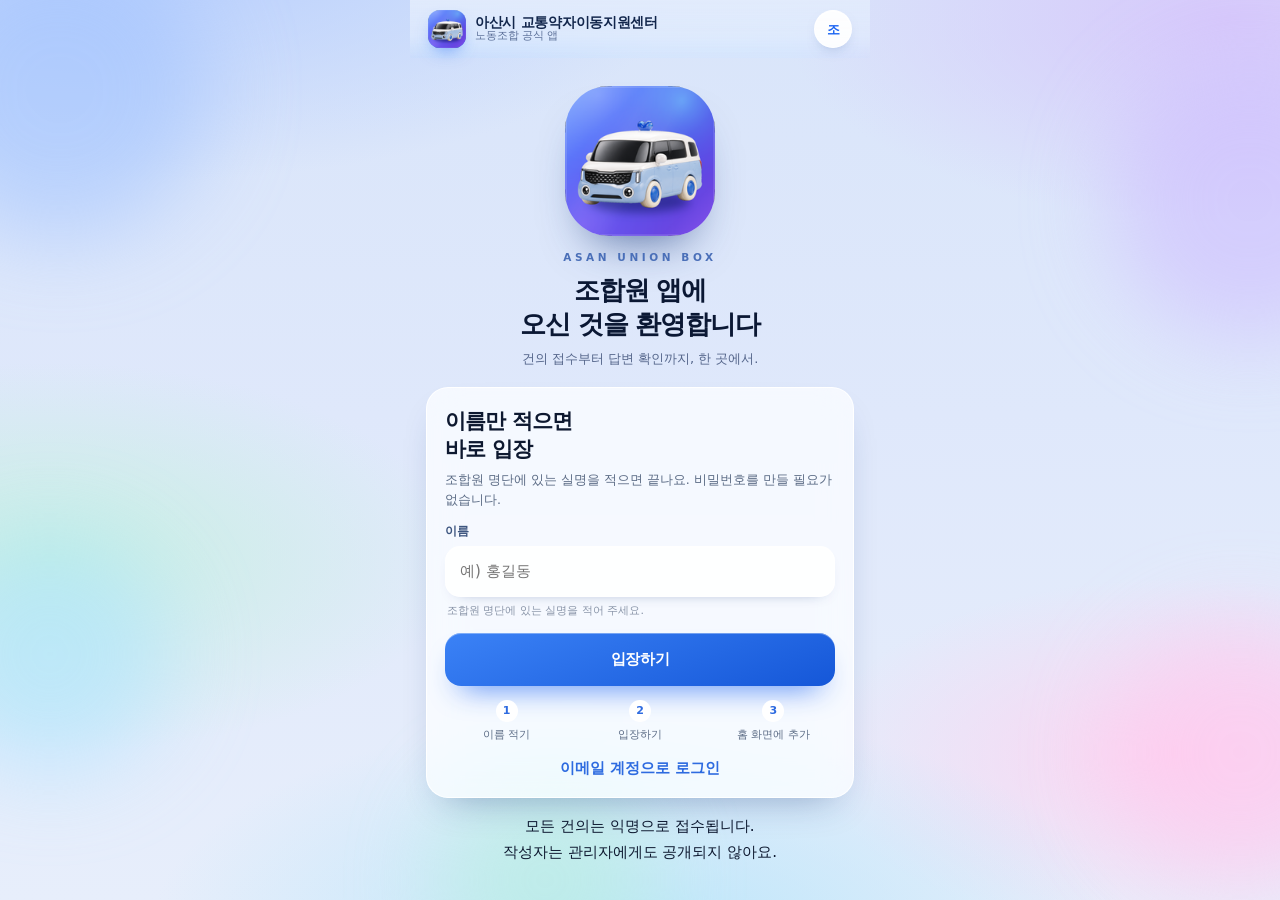
<file: app/index.html>
<!DOCTYPE html>
<html lang="ko">
<head>
<meta charset="utf-8">
<meta name="viewport" content="width=device-width, initial-scale=1, maximum-scale=1, viewport-fit=cover">
<title>아산 교통약자 이동지원센터 노동조합</title>
<meta name="description" content="아산시 교통약자이동지원센터 노동조합 공식 앱 — 배차표·근무표, 우리 조합 소식, 익명 건의함, 급여 계산기, 조합원 명단·1:1 톡.">

<!-- 아이폰 홈 화면 앱(standalone) -->
<meta name="apple-mobile-web-app-capable" content="yes">
<meta name="mobile-web-app-capable" content="yes">
<meta name="apple-mobile-web-app-status-bar-style" content="default">
<meta name="apple-mobile-web-app-title" content="아산교통약자노조">
<meta name="format-detection" content="telephone=no">
<meta name="theme-color" content="#DCE7FA">
<link rel="manifest" href="manifest.webmanifest">
<link rel="apple-touch-icon" sizes="180x180" href="icons/apple-touch-icon.png">
<link rel="apple-touch-icon" href="icons/apple-touch-icon.png">
<link rel="icon" type="image/png" sizes="192x192" href="icons/icon-192.png">
<link rel="icon" type="image/png" sizes="512x512" href="icons/icon-512.png">

<!-- 카카오톡·메신저 링크 미리보기 -->
<meta property="og:title" content="아산 교통약자 이동지원센터 노동조합 공식 앱">
<meta property="og:description" content="사파리로 열고 「홈 화면에 추가」만 누르면 앱처럼 설치됩니다. 배차표·근무표, 조합 소식, 익명 건의함, 급여 계산기.">
<meta property="og:image" content="https://chlrhkdwns12-boop.github.io/asan-union-download/icon.png">
<meta property="og:url" content="https://chlrhkdwns12-boop.github.io/asan-union-download/app/">
<meta property="og:type" content="website">
<meta name="twitter:card" content="summary_large_image">

<link rel="stylesheet" href="styles.css">
</head>
<body>
<div class="aurora" aria-hidden="true"><span class="a1"></span><span class="a2"></span><span class="a3"></span><span class="a4"></span><span class="a5"></span></div>

<div id="app" class="app">
  <header class="topbar" id="topbar">
    <a class="brand" href="#/">
      <span class="brand-icon"><img src="icons/icon-192.png" alt=""></span>
      <span class="brand-text">
        <strong>아산시 교통약자이동지원센터</strong>
        <small>노동조합 공식 앱</small>
      </span>
    </a>
    <div class="top-actions">
      <button class="round" id="btnShare" aria-label="공유"><svg viewBox="0 0 24 24"><path d="M12 16V4m0 0 4 4m-4-4L8 8M5 14v5a1 1 0 0 0 1 1h12a1 1 0 0 0 1-1v-5"/></svg></button>
      <button class="round" id="btnRefresh" aria-label="새로고침"><svg viewBox="0 0 24 24"><path d="M20 12a8 8 0 1 1-2.3-5.6M20 4v4h-4"/></svg></button>
      <button class="round me" id="btnMe" aria-label="내 정보">조</button>
    </div>
  </header>

  <main id="view" class="view" tabindex="-1"></main>

  <nav class="tabbar" id="tabbar">
    <a href="#/" data-tab="home"><svg viewBox="0 0 24 24"><path d="M4 11.5 12 4l8 7.5V20a1 1 0 0 1-1 1h-4v-6H9v6H5a1 1 0 0 1-1-1z"/></svg><span>홈</span></a>
    <a href="#/payroll" data-tab="payroll"><svg viewBox="0 0 24 24"><circle cx="12" cy="12" r="8.2"/><path d="M8.4 9.2h7.2M8.4 12h7.2M12 12v5.2m-2.2 0h4.4"/></svg><span>급여 계산기</span></a>
    <a href="#/write" data-tab="write"><svg viewBox="0 0 24 24"><path d="M4 20h4L19 9a2.5 2.5 0 0 0-3.5-3.5L4.5 16.5z"/></svg><span>건의하기</span></a>
    <a href="#/account" data-tab="account"><svg viewBox="0 0 24 24"><circle cx="12" cy="8.2" r="3.6"/><path d="M4.8 20c.6-3.9 3.6-6 7.2-6s6.6 2.1 7.2 6"/></svg><span>내 정보</span></a>
  </nav>
</div>

<!-- 설치 안내(사파이·크롬) -->
<div class="install-banner" id="installBanner" hidden>
  <div class="ib-icon">□↑</div>
  <div class="ib-text" id="installText"></div>
  <button class="ib-close" id="installClose" aria-label="닫기">✕</button>
</div>

<!-- 카카오톡 안내 -->
<div class="kt-notice" id="ktNotice" hidden>
  <strong>카카오톡 안에서는 설치가 안 돼요</strong>
  <p><b>①</b> 오른쪽 위 <b>⋯</b> → <b>다른 브라우저로 열기</b> → <b>Safari</b><br><b>②</b> 또는 아래 <b>주소 복사</b> 후 Safari 주소창에 붙여넣기</p>
  <div class="kt-actions">
    <button class="btn" id="ktCopy">주소 복사하기</button>
    <button class="btn ghost" id="ktClose">닫기</button>
  </div>
</div>

<div class="sheet-wrap" id="sheetWrap" hidden>
  <div class="sheet-backdrop" id="sheetBackdrop"></div>
  <div class="sheet" id="sheet" role="dialog" aria-modal="true"></div>
</div>

<div class="zoom" id="zoom" hidden>
  <div class="zoom-stage" id="zoomStage"><img class="zoom-img" id="zoomImg" alt=""></div>
  <div class="zoom-bar">
    <button id="zoomPrev" aria-label="이전">◀</button>
    <span id="zoomLabel"></span>
    <button id="zoomNext" aria-label="다음">▶</button>
    <button id="zoomClose" aria-label="닫기">✕</button>
  </div>
</div>

<div class="toast" id="toast" hidden></div>

<script src="config.js"></script>
<script src="vendor/firebase-app-compat.js"></script>
<script src="vendor/firebase-auth-compat.js"></script>
<script src="vendor/firebase-firestore-compat.js"></script>
<script src="app.js"></script>
</body>
</html>
</file>
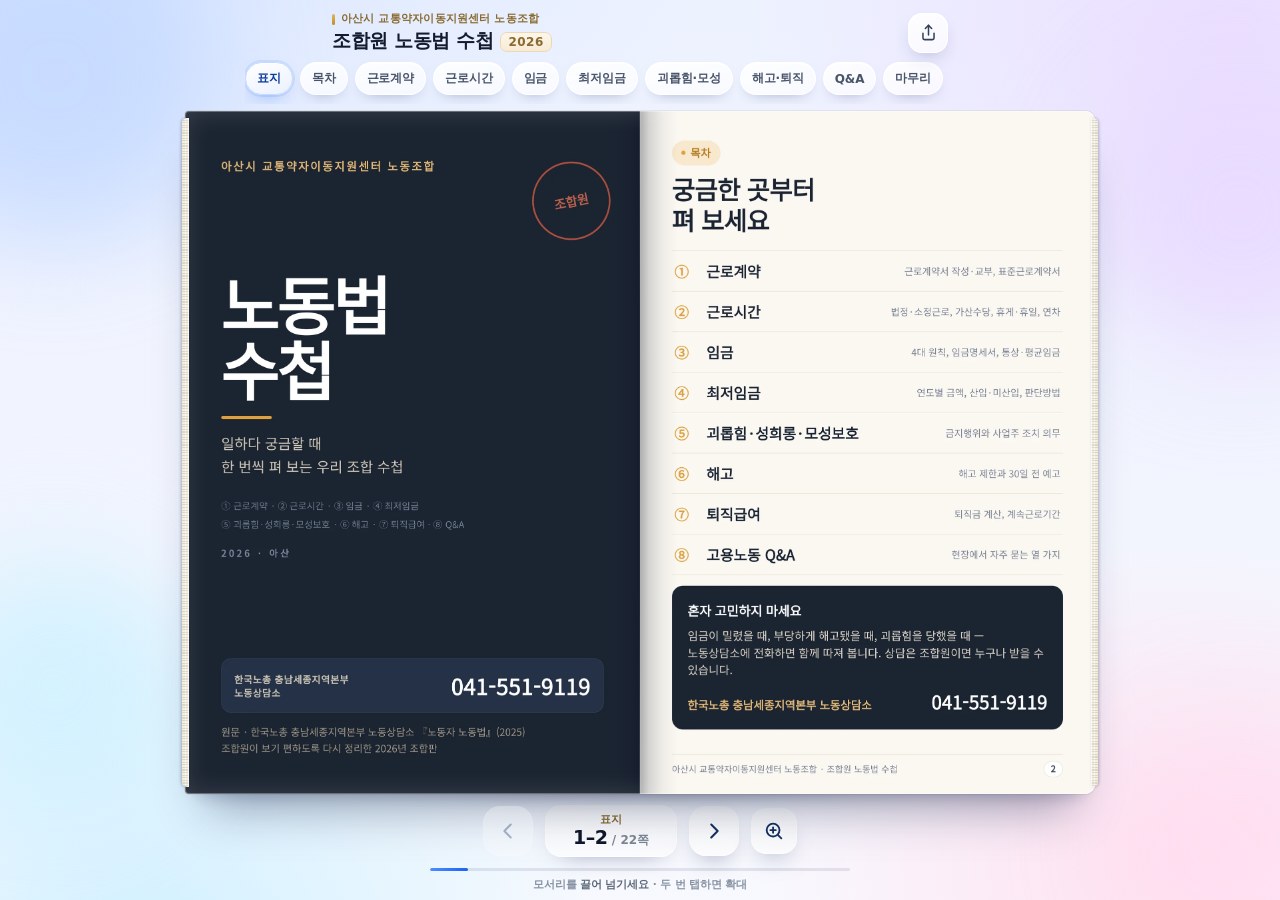
<file: labor-handbook/index.html>
<!DOCTYPE html>
<html lang="ko">
<head>
<meta charset="utf-8">
<meta name="viewport" content="width=device-width, initial-scale=1, viewport-fit=cover">
<title>조합원 노동법 수첩 2026 · 전 22쪽 (책처럼 넘겨 보기)</title>
<meta name="description" content="근로계약·근로시간·임금·최저임금·괴롭힘·모성보호·해고·퇴직급여·고용노동 Q&A까지. 아산시 교통약자이동지원센터 노동조합 조합원 노동법 수첩 전 22쪽을 책처럼 한 장씩 넘겨 보세요.">
<meta name="theme-color" content="#EAF1FF">
<meta name="format-detection" content="telephone=no">
<link rel="canonical" href="https://chlrhkdwns12-boop.github.io/asan-union-download/labor-handbook/">

<!-- 카카오톡·메신저 링크 미리보기 -->
<meta property="og:type" content="website">
<meta property="og:locale" content="ko_KR">
<meta property="og:site_name" content="아산 교통약자 이동지원센터 노동조합">
<meta property="og:title" content="조합원 노동법 수첩 2026 · 전 22쪽 (책처럼 넘겨 보기)">
<meta property="og:description" content="근로계약·근로시간·임금·최저임금·괴롭힘·모성보호·해고·퇴직급여·Q&amp;A까지 한 권으로. 링크만 누르면 앱 설치도 PDF 내려받기도 없이 폰에서 바로 펼쳐집니다.">
<meta property="og:url" content="https://chlrhkdwns12-boop.github.io/asan-union-download/labor-handbook/">
<meta property="og:image" content="https://chlrhkdwns12-boop.github.io/asan-union-download/labor-handbook/og-cover.jpg">
<meta property="og:image:secure_url" content="https://chlrhkdwns12-boop.github.io/asan-union-download/labor-handbook/og-cover.jpg">
<meta property="og:image:type" content="image/jpeg">
<meta property="og:image:width" content="1200">
<meta property="og:image:height" content="630">
<meta property="og:image:alt" content="조합원 노동법 수첩 2026 표지 — 아산시 교통약자이동지원센터 노동조합">
<meta name="twitter:card" content="summary_large_image">
<meta name="twitter:title" content="조합원 노동법 수첩 2026 · 전 22쪽">
<meta name="twitter:description" content="일하다 궁금할 때 한 번씩 펴 보는 노동법 수첩. 폰에서 책처럼 넘겨 보세요.">
<meta name="twitter:image" content="https://chlrhkdwns12-boop.github.io/asan-union-download/labor-handbook/og-cover.jpg">

<link rel="apple-touch-icon" href="../icon.png">
<link rel="icon" href="../icon.png">
<link rel="preload" as="image" href="img/p01.webp" fetchpriority="high">
<style>
  :root{
    --ink:#0F172A; --ink-soft:#33405A; --sub:#5D6879; --muted:#8892A0;
    --blue:#1B64F2; --blue-deep:#0F53DC;
    --amber:#D2A04A; --amber-deep:#8A6A2F; --amber-soft:#F3E4C4;
    --paper:#FBF7EE; --paper-hi:#FFFDF7; --paper-edge:#E8DFCB;
    --glass:rgba(255,255,255,.72); --stroke:rgba(255,255,255,.85);
    --shadow-soft:0 18px 44px -20px rgba(20,38,90,.45);
    --ease:cubic-bezier(.22,.61,.36,1);
    --bw:320px; --bh:480px;      /* 책 전체 박스 */
  }
  *{box-sizing:border-box; -webkit-tap-highlight-color:transparent}
  html,body{height:100%; margin:0; padding:0}
  body{
    color:var(--ink); overflow:hidden; overscroll-behavior:none;
    font-family:-apple-system,BlinkMacSystemFont,"Apple SD Gothic Neo","Pretendard","Malgun Gothic",system-ui,"Segoe UI",Roboto,sans-serif;
    -webkit-font-smoothing:antialiased; text-rendering:optimizeLegibility;
    background:#E9EFFC;
    background:
      radial-gradient(1000px 620px at 8% -10%, #D9E6FF 0%, rgba(217,230,255,0) 62%),
      radial-gradient(820px 560px at 96% 2%, #EBDFFF 0%, rgba(235,223,255,0) 58%),
      radial-gradient(760px 620px at 12% 104%, #D3F1FF 0%, rgba(211,241,255,0) 60%),
      radial-gradient(680px 520px at 92% 96%, #FFE0F0 0%, rgba(255,224,240,0) 62%),
      linear-gradient(180deg,#EDF2FF 0%,#F1F4FE 48%,#F8F9FE 100%);
    background-attachment:fixed;
  }
  /* 오로라 */
  .aurora{position:fixed; inset:0; z-index:0; pointer-events:none; overflow:hidden}
  .aurora i{position:absolute; display:block; border-radius:50%; filter:blur(54px); opacity:.66; animation:drift 20s ease-in-out infinite alternate}
  .aurora i:nth-child(1){width:330px;height:330px;left:-110px;top:-90px;background:#BBD4FF}
  .aurora i:nth-child(2){width:300px;height:300px;right:-110px;top:60px;background:#E7D5FF;animation-delay:-7s}
  .aurora i:nth-child(3){width:270px;height:270px;left:-80px;bottom:80px;background:#C9F0FF;animation-delay:-12s}
  .aurora i:nth-child(4){width:240px;height:240px;right:-80px;bottom:-60px;background:#FFDCF0;animation-delay:-4s}
  @keyframes drift{from{transform:translate3d(0,0,0) scale(1)} to{transform:translate3d(16px,-20px,0) scale(1.09)}}

  .app{
    position:relative; z-index:1; height:100vh; height:100dvh;
    display:flex; flex-direction:column;
    padding:max(10px,env(safe-area-inset-top)) 14px max(8px,env(safe-area-inset-bottom));
    max-width:1180px; margin:0 auto;
  }

  /* ── 상단 ── */
  .top{display:flex; align-items:center; gap:10px; padding:2px 2px 0; width:100%; max-width:620px; margin:0 auto}
  .top .who{min-width:0; flex:1}
  .eyebrow{
    display:flex; align-items:center; gap:6px;
    font-size:10.5px; font-weight:800; letter-spacing:.02em; color:var(--amber-deep);
    white-space:nowrap; overflow:hidden; text-overflow:ellipsis;
  }
  .eyebrow::before{content:""; width:3px; height:11px; border-radius:2px; background:linear-gradient(#E0B45E,#C48F2C); flex:none}
  h1{
    margin:3px 0 0; font-size:19px; line-height:1.2; letter-spacing:-.02em; font-weight:900; color:#131C2E;
    display:flex; align-items:baseline; gap:7px; white-space:nowrap;
  }
  h1 .yr{
    font-size:12px; font-weight:800; letter-spacing:.04em; color:var(--amber-deep);
    background:linear-gradient(#FDF6E9,#F7EBD6); border:1px solid #EBD9B6;
    padding:2px 7px; border-radius:7px; transform:translateY(-1px);
  }
  .iconbtn{
    flex:none; width:40px; height:40px; border-radius:14px; border:1px solid var(--stroke);
    background:linear-gradient(160deg, rgba(255,255,255,.92), rgba(255,255,255,.62));
    box-shadow:0 8px 20px -10px rgba(20,38,90,.45), inset 0 1px 0 #fff;
    display:grid; place-items:center; color:#33405A; cursor:pointer; transition:transform .16s var(--ease), box-shadow .2s;
    -webkit-backdrop-filter:blur(8px); backdrop-filter:blur(8px);
  }
  .iconbtn:active{transform:scale(.93)}
  .iconbtn svg{width:19px; height:19px}

  /* ── 목차 칩 ── */
  .chips{
    display:flex; gap:7px; overflow-x:auto; overflow-y:hidden;
    padding:9px 14px; margin:0 auto; width:100%; max-width:640px;
    scrollbar-width:none; -webkit-overflow-scrolling:touch; scroll-behavior:smooth;
    touch-action:pan-x;
  }
  .chips::-webkit-scrollbar{display:none}
  .chip{
    flex:none; appearance:none; cursor:pointer;
    font:inherit; font-size:12.5px; font-weight:700; letter-spacing:-.01em; color:#49556B;
    padding:7px 13px; border-radius:999px;
    background:linear-gradient(160deg, rgba(255,255,255,.9), rgba(255,255,255,.6));
    border:1px solid rgba(255,255,255,.9);
    box-shadow:0 6px 16px -10px rgba(20,38,90,.5), inset 0 1px 0 #fff;
    transition:all .22s var(--ease); white-space:nowrap;
  }
  .chip:active{transform:scale(.95)}
  .chip[aria-current="true"]{
    color:#0C3B9E; font-weight:800;
    background:linear-gradient(160deg,#FFFFFF,#EAF1FF);
    border-color:#C6DAFF;
    box-shadow:0 8px 20px -10px rgba(27,100,242,.6), inset 0 1px 0 #fff, 0 0 0 2px rgba(27,100,242,.10);
  }

  /* ── 책 무대 ── */
  .stage{
    flex:1; min-height:0; position:relative;
    display:flex; align-items:center; justify-content:center;
    touch-action:none; user-select:none; -webkit-user-select:none; -webkit-touch-callout:none;
  }
  .book{
    position:relative; width:var(--bw); height:var(--bh);
    transform-style:preserve-3d; touch-action:none;
    animation:bookIn .55s cubic-bezier(.2,.8,.3,1) both;
    transition:width .22s var(--ease), height .22s var(--ease);
  }
  .book::before{ /* 책 밑동 그림자 */
    content:""; position:absolute; left:1%; right:1%; bottom:-18px; height:30px; z-index:0;
    background:radial-gradient(50% 100% at 50% 0%, rgba(22,36,70,.32), rgba(22,36,70,0) 72%);
    filter:blur(7px); pointer-events:none;
  }
  @keyframes bookIn{from{opacity:0; transform:translateY(12px) scale(.98)} to{opacity:1; transform:none}}

  /* 종이 묶음 */
  .block{
    position:absolute; inset:0; z-index:1; overflow:hidden;
    border-radius:3px 9px 9px 3px; background:var(--paper);
    box-shadow:
      0 34px 46px -22px rgba(18,32,68,.42),
      0 10px 18px -12px rgba(18,32,68,.30),
      0 1px 0 rgba(255,255,255,.85) inset,
      0 0 0 1px rgba(120,106,74,.10);
    -webkit-backface-visibility:hidden; backface-visibility:hidden;
  }
  .book.spread .block{border-radius:4px 10px 10px 4px}

  .page{position:absolute; top:0; bottom:0; overflow:hidden; background:var(--paper); transition:opacity .18s linear}
  .page img{
    position:absolute; inset:0; width:100%; height:100%; object-fit:fill; display:block;
    -webkit-user-drag:none; user-select:none; pointer-events:none;
  }
  .page.pl{left:0; width:50%; display:none}
  .page.pr{left:50%; width:50%; display:none}
  .book.single .page.pr{left:0; width:100%; display:block}
  .book.single .page.pl{display:none}
  .book.spread .page.pl,.book.spread .page.pr{display:block}

  /* 제본 골짜기 (가운데) */
  .gutter{position:absolute; top:0; bottom:0; z-index:3; pointer-events:none; display:none}
  .book.spread .gutter{
    display:block; left:50%; width:76px; transform:translateX(-50%);
    background:linear-gradient(90deg,
      rgba(16,25,46,0) 0%, rgba(16,25,46,.05) 20%, rgba(14,22,42,.16) 38%,
      rgba(10,17,34,.30) 48.6%, rgba(10,17,34,.34) 50%, rgba(10,17,34,.30) 51.4%,
      rgba(14,22,42,.16) 62%, rgba(16,25,46,.05) 80%, rgba(16,25,46,0) 100%);
  }
  .book.spread .gutter::after{
    content:""; position:absolute; left:50%; top:0; bottom:0; width:1px; transform:translateX(-50%);
    background:linear-gradient(180deg, rgba(255,255,255,.5), rgba(255,255,255,.16) 30%, rgba(255,255,255,.16) 70%, rgba(255,255,255,.5));
    opacity:.55;
  }
  /* 한쪽 보기 왼쪽 제본선 */
  .book.single .gutter{
    display:block; left:0; width:30px;
    background:linear-gradient(90deg,
      rgba(8,14,28,.42) 0%, rgba(8,14,28,.22) 12%, rgba(8,14,28,.09) 40%,
      rgba(8,14,28,.02) 66%, rgba(255,255,255,.14) 84%, rgba(255,255,255,0) 100%);
  }

  /* 종이 두께 */
  .edge{position:absolute; top:7px; bottom:7px; width:7px; z-index:2; pointer-events:none; display:none;
    background:repeating-linear-gradient(180deg,#F3EEE2 0 1.5px,#DED6C4 1.5px 2.6px)}
  .book.single .edge.er, .book.spread .edge.er{display:block; right:-3px; border-radius:0 5px 5px 0;
    box-shadow:1px 0 3px rgba(20,32,60,.26), inset 1px 0 0 rgba(255,255,255,.7)}
  .book.spread .edge.el{display:block; left:-3px; border-radius:5px 0 0 5px;
    box-shadow:-1px 0 3px rgba(20,32,60,.26), inset -1px 0 0 rgba(255,255,255,.7)}

  /* 넘김 캔버스 */
  #curl{
    position:absolute; z-index:5; pointer-events:none; display:block;
    will-change:transform; opacity:1;
  }
  /* 표지 광택 */
  .gloss{
    position:absolute; inset:0; z-index:6; pointer-events:none;
    border-radius:3px 9px 9px 3px;
    box-shadow:inset 0 0 0 1px rgba(255,255,255,.30), inset 0 0 26px rgba(255,255,255,.14);
  }
  .book.spread .gloss{border-radius:4px 10px 10px 4px}

  /* 불러오기 실패 */
  .page.failed::after{
    content:"이 쪽을 불러오지 못했어요\A잠시 뒤 다시 열어 주세요"; white-space:pre;
    position:absolute; inset:0; display:grid; place-content:center; text-align:center;
    font-size:13px; font-weight:700; line-height:1.7; color:#8A7A5A; background:var(--paper);
  }

  /* ── 하단 툴바 ── */
  .bottom{padding:4px 2px 0; width:100%; max-width:620px; margin:0 auto}
  .controls{display:flex; align-items:center; justify-content:center; gap:12px}
  .navbtn{
    width:50px; height:50px; border-radius:17px; border:1px solid var(--stroke);
    background:linear-gradient(160deg, rgba(255,255,255,.96), rgba(255,255,255,.66));
    box-shadow:0 12px 26px -14px rgba(20,38,90,.6), inset 0 1px 0 #fff;
    display:grid; place-items:center; color:#14305F; cursor:pointer;
    transition:transform .16s var(--ease), opacity .2s, box-shadow .2s;
  }
  .navbtn:active{transform:scale(.92)}
  .navbtn svg{width:22px; height:22px}
  .navbtn[aria-disabled="true"]{opacity:.32; box-shadow:none}
  .pager{
    min-width:132px; text-align:center; line-height:1.15;
    padding:7px 14px; border-radius:16px;
    background:linear-gradient(160deg, rgba(255,255,255,.86), rgba(255,255,255,.57));
    border:1px solid rgba(255,255,255,.9);
    box-shadow:0 10px 24px -16px rgba(20,38,90,.55), inset 0 1px 0 #fff;
  }
  .pager .chap{display:block; font-size:10.5px; font-weight:800; color:var(--amber-deep); letter-spacing:.01em; margin-bottom:2px; white-space:nowrap; overflow:hidden; text-overflow:ellipsis}
  .pager .num{font-size:13px; font-weight:800; color:#3C4A63; font-variant-numeric:tabular-nums}
  .pager .num b{font-size:19px; font-weight:900; color:#0F172A; letter-spacing:-.02em}
  .pager .num i{font-style:normal; color:#7E8896; font-weight:700; font-size:12px}
  .zoombtn{width:46px; height:46px; border-radius:15px}
  .progress{position:relative; height:3px; margin:11px auto 2px; width:min(420px,78%); border-radius:99px; background:rgba(20,38,90,.10); overflow:hidden}
  .progress b{position:absolute; left:0; top:0; bottom:0; width:4.5%; border-radius:99px; background:linear-gradient(90deg,#4E8CFF,#1B64F2); transition:width .35s var(--ease)}
  .hint{
    text-align:center; font-size:10.5px; font-weight:600; color:#8792A3; margin:7px 0 0;
    letter-spacing:-.01em; transition:opacity .4s;
  }
  .hint b{color:#5D6879; font-weight:800}

  /* ── 확대 보기 ── */
  .zoom{
    position:fixed; inset:0; z-index:50; display:none;
    background:rgba(12,18,32,.86); -webkit-backdrop-filter:blur(14px); backdrop-filter:blur(14px);
    flex-direction:column; opacity:0; transition:opacity .22s ease;
  }
  .zoom.on{display:flex; opacity:1}
  .zoombar{
    display:flex; align-items:center; gap:8px; padding:max(10px,env(safe-area-inset-top)) 12px 6px;
    color:#E9EEF8;
  }
  .zoombar .ztitle{flex:1; font-size:12.5px; font-weight:700; color:#C7D2E6; white-space:nowrap; overflow:hidden; text-overflow:ellipsis}
  .zbtn{
    width:42px; height:42px; flex:none; border-radius:13px; border:1px solid rgba(255,255,255,.22);
    background:rgba(255,255,255,.10); color:#fff; display:grid; place-items:center; cursor:pointer;
    font-size:15px; font-weight:800;
  }
  .zbtn:active{background:rgba(255,255,255,.2)}
  .zbtn svg{width:20px; height:20px}
  .zstage{
    flex:1; min-height:0; position:relative; overflow:hidden; touch-action:none;
    display:flex; align-items:center; justify-content:center;
  }
  .zstage img{
    max-width:100%; max-height:100%; display:block; will-change:transform; transform-origin:center center;
    border-radius:4px; box-shadow:0 24px 60px rgba(0,0,0,.5); background:var(--paper);
    user-select:none; -webkit-user-drag:none;
  }
  .zfoot{padding:6px 12px max(12px,env(safe-area-inset-bottom)); text-align:center; color:#A9B6CC; font-size:11px}

  /* 토스트 */
  .toast{
    position:fixed; left:50%; bottom:calc(26px + env(safe-area-inset-bottom)); transform:translate(-50%,14px);
    z-index:90; padding:11px 18px; border-radius:14px; font-size:12.5px; font-weight:700; color:#fff;
    background:rgba(17,26,45,.94); box-shadow:0 16px 36px -12px rgba(0,0,0,.5);
    opacity:0; pointer-events:none; transition:opacity .25s, transform .25s var(--ease); white-space:nowrap;
  }
  .toast.on{opacity:1; transform:translate(-50%,0)}

  /* 좁은 화면·낮은 화면 */
  @media (min-width:760px){
    .chips{max-width:790px; padding:9px 0}
    .chip{font-size:12px; padding:7px 11px}
  }
  @media (max-height:640px){
    h1{font-size:16.5px}
    .chips{padding-top:6px; padding-bottom:6px}
    .navbtn{width:44px; height:44px; border-radius:15px}
    .progress{margin-top:7px}
    .hint{display:none}
  }
  @media (max-width:360px){
    h1{font-size:17px}
    .pager{min-width:116px}
  }
  @media (prefers-reduced-motion:reduce){
    *{animation-duration:.001ms !important; transition-duration:.001ms !important}
  }
  .sr{position:absolute; width:1px; height:1px; overflow:hidden; clip:rect(0 0 0 0); white-space:nowrap}
</style>
</head>
<body>
<div class="aurora" aria-hidden="true"><i></i><i></i><i></i><i></i></div>

<div class="app">
  <div class="top">
    <div class="who">
      <div class="eyebrow">아산시 교통약자이동지원센터 노동조합</div>
      <h1>조합원 노동법 수첩 <span class="yr">2026</span></h1>
    </div>
    <button class="iconbtn" id="shareBtn" aria-label="이 책 링크 공유하기" title="링크 공유">
      <svg viewBox="0 0 24 24" fill="none" stroke="currentColor" stroke-width="1.9" stroke-linecap="round" stroke-linejoin="round"><path d="M12 15V3"/><path d="m8 7 4-4 4 4"/><path d="M5 13v6a2 2 0 0 0 2 2h10a2 2 0 0 0 2-2v-6"/></svg>
    </button>
  </div>

  <div class="chips" id="chips" role="tablist" aria-label="장 바로가기"></div>

  <div class="stage" id="stage" aria-roledescription="전자책">
    <div class="book single" id="book">
      <div class="block" id="block">
        <div class="page pl" id="pageL"><img id="imgL" alt="" aria-hidden="true"></div>
        <div class="page pr" id="pageR"><img id="imgR" alt=""></div>
        <div class="gutter" id="gutter" aria-hidden="true"></div>
      </div>
      <div class="edge el" aria-hidden="true"></div>
      <div class="edge er" aria-hidden="true"></div>
      <canvas id="curl" aria-hidden="true"></canvas>
      <div class="gloss" aria-hidden="true"></div>
    </div>
  </div>

  <div class="bottom">
    <div class="controls">
      <button class="navbtn" id="prevBtn" aria-label="이전 쪽">
        <svg viewBox="0 0 24 24" fill="none" stroke="currentColor" stroke-width="2.2" stroke-linecap="round" stroke-linejoin="round"><path d="M15 5 8 12l7 7"/></svg>
      </button>
      <div class="pager" aria-live="polite">
        <span class="chap" id="chapName">표지</span>
        <span class="num"><b id="curNum">1</b><i> / 22쪽</i></span>
      </div>
      <button class="navbtn" id="nextBtn" aria-label="다음 쪽">
        <svg viewBox="0 0 24 24" fill="none" stroke="currentColor" stroke-width="2.2" stroke-linecap="round" stroke-linejoin="round"><path d="m9 5 7 7-7 7"/></svg>
      </button>
      <button class="navbtn zoombtn" id="zoomBtn" aria-label="확대해서 보기">
        <svg viewBox="0 0 24 24" fill="none" stroke="currentColor" stroke-width="2" stroke-linecap="round" stroke-linejoin="round"><circle cx="11" cy="11" r="7"/><path d="m20 20-3.6-3.6"/><path d="M11 8v6M8 11h6"/></svg>
      </button>
    </div>
    <div class="progress"><b id="bar"></b></div>
    <p class="hint" id="hint">모서리를 <b>끌어 넘기세요</b> · 두 번 탭하면 확대</p>
  </div>
</div>

<!-- 확대 보기 -->
<div class="zoom" id="zoom" role="dialog" aria-modal="true" aria-label="쪽 확대 보기">
  <div class="zoombar">
    <button class="zbtn" id="zPrev" aria-label="이전 쪽"><svg viewBox="0 0 24 24" fill="none" stroke="currentColor" stroke-width="2.2" stroke-linecap="round" stroke-linejoin="round"><path d="M15 5 8 12l7 7"/></svg></button>
    <div class="ztitle" id="zTitle">표지</div>
    <button class="zbtn" id="zNext" aria-label="다음 쪽"><svg viewBox="0 0 24 24" fill="none" stroke="currentColor" stroke-width="2.2" stroke-linecap="round" stroke-linejoin="round"><path d="m9 5 7 7-7 7"/></svg></button>
    <button class="zbtn" id="zOut" aria-label="축소">−</button>
    <button class="zbtn" id="zIn" aria-label="확대">+</button>
    <button class="zbtn" id="zClose" aria-label="닫기"><svg viewBox="0 0 24 24" fill="none" stroke="currentColor" stroke-width="2.2" stroke-linecap="round" stroke-linejoin="round"><path d="M6 6l12 12M18 6 6 18"/></svg></button>
  </div>
  <div class="zstage" id="zStage"><img id="zImg" alt=""></div>
  <div class="zfoot">손가락으로 벌리면 더 크게 · 두 번 탭하면 원래 크기</div>
</div>

<div class="toast" id="toast"></div>
<noscript><div style="position:fixed;inset:0;z-index:99;display:grid;place-content:center;padding:24px;text-align:center;background:#FBF7EE;color:#33405A;font-weight:700;line-height:1.8">이 책은 화면에서 넘겨 보는 전자책입니다.<br>브라우저에서 자바스크립트를 켜 주세요.<br><span style="font-weight:600;color:#6B7686">무료 노동상담 041-551-9119</span></div></noscript>

<script>
(function(){
  "use strict";

  /* ════════════════════════════════════════════════════════
     조합원 노동법 수첩 2026 · 웹 전자책
     · 종이 모서리 말림(Page Curl) 엔진 : WebGL 원통 굽힘 모델
     · 넓은 화면(폴드 펼침·가로·태블릿)은 2쪽 펼침
     · 확대 보기에서는 드래그가 화면 이동(팬)
     ════════════════════════════════════════════════════════ */

  var PAGES = [
    {t:"표지", a:"표지 — 조합원 노동법 수첩 2026", ch:"표지"},
    {t:"목차", a:"목차 — 궁금한 곳부터 펴 보세요, 노동상담소 연락처", ch:"목차"},
    {t:"① 근로계약", a:"① 근로계약 — 근로계약서 8가지 기재사항과 위반 시 벌금", ch:"근로계약"},
    {t:"① 근로계약", a:"① 근로계약 — 기간제·단시간 기재사항, 표준근로계약서", ch:"근로계약"},
    {t:"② 근로시간", a:"② 근로시간 — 법정근로시간과 소정근로시간, 연장 12시간, 가산수당", ch:"근로시간"},
    {t:"② 근로시간", a:"② 근로시간 — 휴게시간, 유급휴일, 연차", ch:"근로시간"},
    {t:"③ 임금", a:"③ 임금 — 임금의 개념과 4대 원칙, 임금명세서", ch:"임금"},
    {t:"③ 임금", a:"③ 임금 — 통상임금과 평균임금", ch:"임금"},
    {t:"③ 임금", a:"③ 임금 — 퇴직 후 14일, 임금체불, 소멸시효·공소시효", ch:"임금"},
    {t:"④ 최저임금", a:"④ 최저임금 — 2026년 시간급 10,320원, 수습 감액", ch:"최저임금"},
    {t:"④ 최저임금", a:"④ 최저임금 — 산입·미산입, 판단방법", ch:"최저임금"},
    {t:"④ 최저임금", a:"④ 최저임금 — 연도별 최저임금, 감액할 수 없는 직종", ch:"최저임금"},
    {t:"⑤ 괴롭힘·모성", a:"⑤ 직장 내 괴롭힘 — 금지행위와 사업주 조치 의무", ch:"괴롭힘·모성"},
    {t:"⑤ 괴롭힘·모성", a:"⑤ 직장 내 성희롱 — 금지행위와 사업주 조치 의무", ch:"괴롭힘·모성"},
    {t:"⑤ 괴롭힘·모성", a:"⑤ 일·가정 양립 — 출산전후휴가, 배우자 출산휴가, 난임치료휴가", ch:"괴롭힘·모성"},
    {t:"⑥ 해고", a:"⑥ 해고 — 해고 제한과 30일 전 예고", ch:"해고·퇴직"},
    {t:"⑥ 해고", a:"⑥ 해고 — 해고예고수당 계산", ch:"해고·퇴직"},
    {t:"⑦ 퇴직급여", a:"⑦ 퇴직급여 — 퇴직금제도와 계속근로기간", ch:"해고·퇴직"},
    {t:"⑦ 퇴직급여", a:"⑦ 퇴직급여 — 퇴직금 계산식과 예시", ch:"해고·퇴직"},
    {t:"⑧ Q&A", a:"⑧ 고용노동 Q&A 1~5", ch:"Q&A"},
    {t:"⑧ Q&A", a:"⑧ 고용노동 Q&A 6~10", ch:"Q&A"},
    {t:"마무리", a:"마무리 — 무료 노동상담 연락처", ch:"마무리"}
  ];
  var CHAPS = [
    {n:"표지", p:1}, {n:"목차", p:2}, {n:"근로계약", p:3}, {n:"근로시간", p:5},
    {n:"임금", p:7}, {n:"최저임금", p:10}, {n:"괴롭힘·모성", p:13},
    {n:"해고·퇴직", p:16}, {n:"Q&A", p:20}, {n:"마무리", p:22}
  ];
  var TOTAL = PAGES.length;
  function src(n){ return "img/p" + String(n).padStart(2,"0") + ".webp"; }

  /* ── DOM ── */
  var stage = document.getElementById("stage");
  var book  = document.getElementById("book");
  var imgL  = document.getElementById("imgL");
  var imgR  = document.getElementById("imgR");
  var pageL = document.getElementById("pageL");
  var pageR = document.getElementById("pageR");
  var canvas = document.getElementById("curl");
  var chapName = document.getElementById("chapName");
  var curNum = document.getElementById("curNum");
  var bar = document.getElementById("bar");
  var prevBtn = document.getElementById("prevBtn");
  var nextBtn = document.getElementById("nextBtn");
  var chipsEl = document.getElementById("chips");
  var hint = document.getElementById("hint");

  /* ── 상태 ── */
  var mode = "single";          // "single" | "spread"
  var view = 0;                 // 현재 뷰(한쪽 = 쪽번호-1, 펼침 = 묶음번호)
  var W = 300, H = 450;         // 한 쪽 크기(px)
  var dpr = 1;
  var SPREAD_MIN = 700;         // 무대 폭이 이 이상이면 2쪽 펼침
  var T = null;                 // 진행 중인 넘김
  var busy = false;             // 애니메이션 중
  var raf = 0, lastT = 0;

  /* ── 뷰 계산 ── */
  function viewCount(){ return mode === "spread" ? Math.ceil(TOTAL/2) : TOTAL; }
  function leftPageOf(v){ return mode === "spread" ? (2*v+1) : (v+1); }
  function rightPageOf(v){ return mode === "spread" ? Math.min(TOTAL, 2*v+2) : (v+1); }
  function viewOfPage(p){ return mode === "spread" ? Math.floor((p-1)/2) : (p-1); }
  function curPageNum(){ return leftPageOf(view); }
  function chapterOf(n){
    var cur = CHAPS[0];
    for (var i=0;i<CHAPS.length;i++) if (CHAPS[i].p <= n) cur = CHAPS[i];
    return cur;
  }
  function clamp(v,a,b){ return v < a ? a : (v > b ? b : v); }

  /* ── 크기 ── */
  function pickMode(rect){
    return (rect.width >= SPREAD_MIN && rect.width > rect.height * 0.86) ? "spread" : "single";
  }
  function relayout(){
    var cur = curPageNum();
    var r = stage.getBoundingClientRect();
    var nextMode = pickMode(r);
    if (nextMode !== mode){ cancelTurn(true); mode = nextMode; }
    book.classList.toggle("single", mode === "single");
    book.classList.toggle("spread", mode === "spread");

    var availW = Math.max(120, r.width - 4);
    var availH = Math.max(180, r.height - 14);
    if (mode === "spread"){
      W = Math.min((availW - 2) / 2, availH * (2/3));
    } else {
      W = Math.min(availW, availH * (2/3));
    }
    W = Math.max(120, Math.floor(W));
    H = Math.round(W * 1.5);
    book.style.setProperty("--bw", (mode === "spread" ? W*2 : W) + "px");
    book.style.setProperty("--bh", H + "px");
    book.style.width = (mode === "spread" ? W*2 : W) + "px";
    book.style.height = H + "px";

    dpr = Math.min(window.devicePixelRatio || 1, 2);
    /* 캔버스는 책등을 중심으로 좌우 한 쪽씩 = 2W 폭 */
    var cw = Math.round(2 * W * dpr), ch = Math.round(H * dpr);
    canvas.style.width = (2*W) + "px";
    canvas.style.height = H + "px";
    canvas.style.left = (mode === "spread" ? 0 : -W) + "px";
    canvas.style.top = "0px";
    if (canvas.width !== cw || canvas.height !== ch){
      canvas.width = cw; canvas.height = ch;
      if (R3) R3.resize(cw, ch);
    }
    view = clamp(viewOfPage(clamp(cur, 1, TOTAL)), 0, viewCount()-1);
    applyView(view);
  }

  /* ── 화면 갱신 ── */
  function applyView(v){
    view = clamp(v, 0, viewCount()-1);
    if (mode === "spread"){
      var lp = 2*view+1, rp = Math.min(TOTAL, 2*view+2);
      setImg(imgL, lp, PAGES[lp-1].a);
      setImg(imgR, rp, PAGES[rp-1].a);
    } else {
      setImg(imgR, view+1, PAGES[view].a);
    }
    ui();
  }
  function setImg(el, n, alt){
    var host = el.parentNode;
    host.classList.remove("failed");
    if (el.dataset.n === String(n)) return;
    el.dataset.n = String(n);
    el.alt = alt || "";
    el.onerror = function(){ host.classList.add("failed"); };
    el.src = src(n);
  }
  function ui(){
    var p = curPageNum();
    var rp = mode === "spread" ? Math.min(TOTAL, 2*view+2) : p;
    curNum.textContent = mode === "spread" ? (p + "–" + rp) : String(p);
    chapName.textContent = chapterOf(p).n;
    bar.style.width = (rp / TOTAL * 100) + "%";
    prevBtn.setAttribute("aria-disabled", view <= 0 ? "true" : "false");
    nextBtn.setAttribute("aria-disabled", view >= viewCount()-1 ? "true" : "false");
    var act = chapterOf(p).n;
    chipEls.forEach(function(b){ b.setAttribute("aria-current", b.textContent === act ? "true" : "false"); });
    var ac = chipEls.filter(function(b){ return b.getAttribute("aria-current") === "true"; })[0];
    if (ac && chipsEl.scrollWidth > chipsEl.clientWidth){
      var l = ac.offsetLeft - chipsEl.clientWidth/2 + ac.offsetWidth/2;
      chipsEl.scrollTo({ left: Math.max(0, l), behavior: "smooth" });
    }
    document.getElementById("zTitle").textContent = PAGES[clamp(p,1,TOTAL)-1].t + " · " + p + " / " + TOTAL + "쪽";
    try { history.replaceState(null, "", "#p=" + p); } catch(e){}
    if (hint){ hint.style.opacity = (view > 0) ? "0" : "1"; }
  }

  /* ════════════════════════════════════════════════════════
     WebGL 모서리 말림 엔진
     ─ 평면부(아직 안 넘어간 종이) + 원통 굽힘부 + 되접힌 날개
     ─ 뒷면은 종이색 + 비침(print-through) + 반사광
     ─ 바닥 페이지에는 곡선 그림자
     ════════════════════════════════════════════════════════ */
  var R3 = null;
  var imgCache = {};

  function imgFor(n, cb){
    var rec = imgCache[n];
    if (!rec){
      rec = imgCache[n] = { el: new Image(), ok: false, cbs: [] };
      rec.el.onload = function(){
        rec.ok = true;
        var fns = rec.cbs; rec.cbs = [];
        for (var i=0;i<fns.length;i++) fns[i]();
      };
      rec.el.src = src(n);
    }
    if (cb){ if (rec.ok) cb(); else rec.cbs.push(cb); }
    return rec.el;
  }

  /* ════════════════════════════════════════════════════════
     말림 렌더러 (Canvas 2D)
     ─ 종이 단면을 잘게 나눠 각 조각을 원근 변형해 그린다
     ─ 뒷면 종이·비침·그레인·반사광·곡선 그림자
     ════════════════════════════════════════════════════════ */
  function createRenderer(){
    var g = canvas.getContext("2d", { alpha: true });
    if (!g) return null;
    var layers = {}, lkeys = [], clock = 0, CW = 1, CH = 1;

    function resize(w, h){ CW = w; CH = h; }

    var fiberCv = null;
    function fiberTile(){
      if (fiberCv) return fiberCv;
      var n = 48;
      fiberCv = document.createElement("canvas");
      fiberCv.width = n; fiberCv.height = n;
      var q = fiberCv.getContext("2d");
      var im = q.createImageData(n, n);
      for (var i=0;i<n*n;i++){
        var v = 200 + Math.random()*55;
        im.data[i*4] = v; im.data[i*4+1] = v - 3; im.data[i*4+2] = v - 12;
        im.data[i*4+3] = 26 + Math.random()*26;
      }
      q.putImageData(im, 0, 0);
      return fiberCv;
    }

    function shadeCss(tone){
      if (tone < 1){
        var a = Math.min(0.5, 1 - tone);
        return "rgba(46,36,20," + a.toFixed(3) + ")";
      }
      var b = Math.min(0.55, (tone - 1) * 0.9);
      return "rgba(255,252,240," + b.toFixed(3) + ")";
    }

    function paint(rec){
      var c = rec.c, q = c.getContext("2d");
      q.setTransform(1,0,0,1,0,0);
      q.clearRect(0, 0, c.width, c.height);
      if (rec.back){
        var pg2 = q.createLinearGradient(0, 0, c.width, c.height);
        pg2.addColorStop(0, "#FFFCF4");
        pg2.addColorStop(0.55, "#FBF5E9");
        pg2.addColorStop(1, "#F6EFDF");
        q.fillStyle = pg2;
        q.fillRect(0, 0, c.width, c.height);
      }
      var im = imgFor(rec.n);
      if (im && im.complete && im.naturalWidth){
        if (rec.back){
          q.save();
          q.globalAlpha = 0.042;
          try { q.filter = "blur(1.2px)"; } catch(e){}
          q.translate(c.width, 0); q.scale(-1, 1);
          q.drawImage(im, 0, 0, c.width, c.height);
          q.restore();
          var gr = q.createLinearGradient(0, 0, c.width, c.height);
          gr.addColorStop(0, "rgba(255,255,255,.22)");
          gr.addColorStop(.5, "rgba(255,255,255,0)");
          gr.addColorStop(1, "rgba(228,217,194,.16)");
          q.fillStyle = gr; q.fillRect(0, 0, c.width, c.height);
          /* 종이 결 (미세 노이즈 타일) */
          var fb = fiberTile();
          if (fb){
            q.save();
            q.globalAlpha = 0.34;
            var pat = q.createPattern(fb, "repeat");
            q.fillStyle = pat;
            q.fillRect(0, 0, c.width, c.height);
            q.restore();
          }
        } else {
          q.drawImage(im, 0, 0, c.width, c.height);
        }
        rec.ready = true;
        /* 이 쪽의 평균색 — 말림 띠의 종이 면을 칠할 때 쓴다 */
        try {
          var tc = document.createElement("canvas"); tc.width = 1; tc.height = 1;
          var tq = tc.getContext("2d"); tq.drawImage(c, 0, 0, 1, 1);
          var dd = tq.getImageData(0, 0, 1, 1).data;
          rec.avg = "rgb(" + dd[0] + "," + dd[1] + "," + dd[2] + ")";
        } catch(e2){}
      } else {
        if (!rec.back){ q.fillStyle = "#FBF7EE"; q.fillRect(0, 0, c.width, c.height); }
        if (!rec.pending){
          rec.pending = true;
          imgFor(rec.n, function(){ rec.pending = false; paint(rec); if (T) render(); });
        }
      }
    }

    function layer(n, isBack){
      if (!n) return null;
      var lw = Math.max(1, Math.round(W*dpr)), lh = Math.max(1, Math.round(H*dpr));
      var key = n + (isBack ? "b" : "f");
      var rec = layers[key];
      if (!rec || rec.w !== lw || rec.h !== lh){
        var c = document.createElement("canvas");
        c.width = lw; c.height = lh;
        rec = layers[key] = { c: c, w: lw, h: lh, n: n, back: isBack, ready: false };
        paint(rec);
        lkeys.push(key);
        while (lkeys.length > 6){ var kk = lkeys.shift(); if (kk !== key) delete layers[kk]; }
      }
      rec.used = ++clock;
      return rec;
    }

    function polyPath(pts){
      g.beginPath();
      g.moveTo(pts[0][0], pts[0][1]);
      for (var i=1;i<pts.length;i++) g.lineTo(pts[i][0], pts[i][1]);
      g.closePath();
    }

    /* 사각형(0,0,W,H)을 반평면으로 자른 다각형 */
    function halfPlane(A, N, sign){
      var pts = [[0,0],[W,0],[W,H],[0,H]];
      var out = [];
      for (var i=0;i<pts.length;i++){
        var p = pts[i], q = pts[(i+1)%4];
        var dp = ((p[0]-A[0])*N[0] + (p[1]-A[1])*N[1]) * sign;
        var dq = ((q[0]-A[0])*N[0] + (q[1]-A[1])*N[1]) * sign;
        if (dp <= 0) out.push(p);
        if ((dp < 0 && dq > 0) || (dp > 0 && dq < 0)){
          var t = dp / (dp - dq);
          out.push([p[0] + (q[0]-p[0])*t, p[1] + (q[1]-p[1])*t]);
        }
      }
      return out;
    }

    /* 접힘축 방향 밴드(t0..t1) 사각형 */
    function band(A, N, T, t0, t1, half){
      var x0 = A[0] + N[0]*t0, y0 = A[1] + N[1]*t0;
      var x1 = A[0] + N[0]*t1, y1 = A[1] + N[1]*t1;
      return [[x0 - T[0]*half, y0 - T[1]*half], [x0 + T[0]*half, y0 + T[1]*half],
              [x1 + T[0]*half, y1 + T[1]*half], [x1 - T[0]*half, y1 - T[1]*half]];
    }

    function draw(st){
      g.setTransform(1, 0, 0, 1, 0, 0);
      g.clearRect(0, 0, canvas.width, canvas.height);
      if (!st) return;
      var mir = st.mirror;
      g.setTransform((mir ? -1 : 1)*dpr, 0, 0, dpr, (mir ? 2*W : W)*dpr, 0);
      g.imageSmoothingEnabled = true;
      if ("imageSmoothingQuality" in g) g.imageSmoothingQuality = "high";

      var A = st.A, N = st.N, R = st.R, phi = st.phi;
      var mirD = !!st.mirror;
      function drawPage(lay){
        if (!lay) return;
        if (mirD){
          g.save(); g.transform(-1, 0, 0, 1, W, 0);
          g.drawImage(lay.c, 0, 0, W, H);
          g.restore();
        } else {
          g.drawImage(lay.c, 0, 0, W, H);
        }
      }
      var Tx = -N[1], Ty = N[0];
      var T2 = [Tx, Ty];
      var lx = mir ? -CFG.lx : CFG.lx, ly = CFG.ly, lz = CFG.lz;
      var ll = Math.sqrt(lx*lx + ly*ly + lz*lz);
      lx /= ll; ly /= ll; lz /= ll;
      var hx = lx, hy = ly, hz = lz + 1;
      var hl = Math.sqrt(hx*hx + hy*hy + hz*hz);
      hx /= hl; hy /= hl; hz /= hl;

      /* 1) 바닥 그림자 */
      if (st.sh && st.sh.bins){
        var gr = g.createLinearGradient(A[0]-N[0]*W, A[1]-N[1]*W, A[0]+N[0]*W, A[1]+N[1]*W);
        var bins = st.sh.bins, nb = bins.length, inten = st.sh.int;
        for (var i=0; i<nb; i+=2){
          var aa = (bins[i]/255) * inten;
          gr.addColorStop(Math.min(1, i/(nb-1)), "rgba(12,18,34," + aa.toFixed(3) + ")");
        }
        g.save();
        g.beginPath(); g.rect(0, 0, W, H); g.clip();
        g.fillStyle = gr;
        g.fillRect(0, 0, W, H);
        g.restore();
      }

      /* 2) 아직 넘어가지 않은 평면부 */
      var fL = layer(st.front, false);
      var bL = layer(st.back, true);
      if (fL){
        g.save();
        polyPath(halfPlane(A, N, 1));   /* 아직 넘어가지 않은 종이 = 접힘선 안쪽 */
        g.clip();
        drawPage(fL);
        /* 평면부에도 접힘선 쪽 접촉 음영 */
        var cg = g.createLinearGradient(A[0], A[1], A[0]-N[0]*Math.max(12, W*0.10), A[1]-N[1]*Math.max(12, W*0.10));
        cg.addColorStop(0, "rgba(40,32,20,0.13)");
        cg.addColorStop(1, "rgba(40,32,20,0)");
        g.fillStyle = cg;
        g.fillRect(0, 0, W, H);
        g.restore();
      }

      /* 3) 말려 올라간 날개 */
      var L = st.L || Math.hypot(W, H);
      var arc = R * phi;
      var tSplit = R * Math.PI * 0.5;
      var NS = W > 460 ? 108 : 84;

      /* 3a) 날개 바탕 — 접힘부는 앞면 색, 90°를 지나면 되접힌 뒷면 종이색.
             띠마다 따로 칠하면 세로 줄무늬가 생기므로 한 번에 칠한다. */
      var fadeFlap = clamp((1 - (st.p || 0)) / 0.16, 0, 1);  /* 넘김 끝에서 다음 쪽으로 자연히 풀린다 */
      g.save();
      polyPath(halfPlane(A, N, -1));
      g.clip();
      g.globalAlpha = fadeFlap;
      var pArc = clamp(arc / Math.max(1, L), 0.001, 0.999);
      var bg = g.createLinearGradient(A[0], A[1], A[0] + N[0]*L, A[1] + N[1]*L);
      bg.addColorStop(0, (fL && fL.avg) || "#FBF7EE");
      bg.addColorStop(pArc, (fL && fL.avg) || "#FBF7EE");
      bg.addColorStop(Math.min(0.9995, pArc + 0.004), "#FDF8EE");
      bg.addColorStop(1, "#FDF8EE");
      g.fillStyle = bg;
      g.fillRect(0, 0, W, H);
      g.restore();

      /* 가장자리(절단면) 궤적을 먼저 구해 두고 그림자 → 날개 → 하이라이트 순으로 */
      var edges = [];
      function edgePath(fixed, vertical){
        var pts = [], n = 44, i, px, py, t, sec, along, qx, qy;
        for (i=0;i<=n;i++){
          var v = i/n;
          px = vertical ? fixed : v*W;
          py = vertical ? v*H : fixed;
          t = (px-A[0])*N[0] + (py-A[1])*N[1];
          if (t <= 0.8 || (sec = sectionAt(t, R, phi)).z < 2){ if (pts.length > 1) edges.push(pts); pts = []; continue; }
          sec = sectionAt(t, R, phi);
          along = (px-A[0])*Tx + (py-A[1])*Ty;
          qx = A[0] + Tx*along + N[0]*sec.p;
          qy = A[1] + Ty*along + N[1]*sec.p;
          pts.push([qx, qy]);
        }
        if (pts.length > 1) edges.push(pts);
      }
      edgePath(W, true); edgePath(H, false);

      function strokeAll(ptsList, dx, dy){
        for (var q=0;q<ptsList.length;q++){
          var pts = ptsList[q];
          g.beginPath();
          g.moveTo(pts[0][0]+dx, pts[0][1]+dy);
          for (var m=1;m<pts.length;m++) g.lineTo(pts[m][0]+dx, pts[m][1]+dy);
          g.stroke();
        }
      }

      /* 날개가 드리우는 부드러운 그림자 (가장자리 바깥으로) */
      g.save();
      g.lineJoin = "round"; g.lineCap = "round";
      g.strokeStyle = "rgba(26,32,52,0.055)";
      g.lineWidth = 16; strokeAll(edges, N[0]*10, N[1]*10);
      g.lineWidth = 9;  strokeAll(edges, N[0]*5, N[1]*5);
      g.strokeStyle = "rgba(26,32,52,0.075)";
      g.lineWidth = 5;  strokeAll(edges, N[0]*2, N[1]*2);
      g.restore();

      function toneAtT(t){
        var ang = (t <= arc) ? t/R : phi;
        var cs = Math.cos(ang), sn = Math.sin(ang);
        var front = cs >= 0;
        var nxr = -N[0]*sn, nyr = -N[1]*sn, nzr = cs;
        var vx = front ? nxr : -nxr, vy = front ? nyr : -nyr, vz = front ? nzr : -nzr;
        var d1 = Math.max(0, vx*lx + vy*ly + vz*lz);
        var sp = Math.pow(Math.max(0, vx*hx + vy*hy + vz*hz), 26);
        var grad = front ? (0.64 + 0.48*d1) : (0.97 + 0.20*d1);
        var crease = Math.exp(-Math.abs(t)/Math.max(8, R*0.55));
        grad -= (front ? 0.20 : 0.13) * crease;
        return grad + sp*0.62;
      }

      function drawStrip(t0, t1){
        if (t1 - t0 < 0.0001) return;
        var tm = (t0 + t1) * 0.5;
        var ang = (tm <= arc) ? tm/R : phi;
        var isFront = Math.cos(ang) >= 0;
        var s0 = sectionAt(t0, R, phi), s1 = sectionAt(t1, R, phi);
        if (isFront) return;              /* 앞면 띠는 바탕색으로 이미 칠했다 */

        g.save();
        polyPath(band(A, N, T2, t0, t1, W*2.2));
        g.clip();
        var den = t1 - t0;
        var kk2 = (s1.p - s0.p)/den;
        var c0 = s0.p - kk2*t0;
        var m11 = Tx*Tx + kk2*N[0]*N[0], m12 = Tx*Ty + kk2*N[0]*N[1];
        var m21 = m12, m22 = Ty*Ty + kk2*N[1]*N[1];
        g.translate(A[0], A[1]);
        g.translate(N[0]*c0, N[1]*c0);
        g.transform(m11, m21, m12, m22, 0, 0);
        g.translate(-A[0], -A[1]);
        /* 앞면은 바탕색만: 눌린 그림을 띠마다 그리면 이음매가 줄무늬로 보인다.
           뒤집혀 올라온 뒷면의 비침만 그린다. */
        if (Math.abs(kk2) > 0.45) drawPage(bL);
        g.restore();
      }

      for (var k=0; k<NS; k++){
        var ta = L*k/NS, tb = L*(k+1)/NS;
        if (ta < tSplit && tb > tSplit){
          drawStrip(ta, tSplit);
          drawStrip(tSplit, tb);
        } else {
          drawStrip(ta, tb);
        }
      }

      /* 3b) 날개 음영 — 접힘축 방향 하나의 그라디언트 (띠 이음매 없이 매끄럽게) */
      g.save();
      polyPath(halfPlane(A, N, -1));
      g.clip();
      g.globalAlpha = fadeFlap;
      var NSG = 40;
      var sg = g.createLinearGradient(A[0], A[1], A[0] + N[0]*L, A[1] + N[1]*L);
      for (var sgI = 0; sgI <= NSG; sgI++){
        sg.addColorStop(sgI / NSG, shadeCss(toneAtT(Math.max(0.01, L*sgI/NSG))));
      }
      g.fillStyle = sg;
      g.fillRect(0, 0, W, H);
      g.restore();

      /* 종이 두께 : 잘린 가장자리 */
      g.save();
      g.lineJoin = "round"; g.lineCap = "round";
      g.strokeStyle = "rgba(92,76,48,0.26)";
      g.lineWidth = 3.4; strokeAll(edges, 0, 0);
      g.strokeStyle = "rgba(255,253,246,0.40)";
      g.lineWidth = 1.1; strokeAll(edges, N[0]*-0.4, N[1]*-0.4);
      g.restore();
    }

    return {
      gl: null,
      draw: draw,
      resize: resize,
      preload: function(n){ imgFor(n); }
    };
  }


  var profF = new Float32Array(128), profB = new Uint8Array(128), profTmp = new Float32Array(128);
  function blurProfile(a, n, r){
    if (r < 1) return;
    for (var i=0;i<n;i++) profTmp[i] = a[i];
    for (i=0;i<n;i++){
      var s0 = 0, c0 = 0;
      for (var j=-r;j<=r;j++){
        var idx2 = i + j;
        if (idx2 >= 0 && idx2 < n){ s0 += profTmp[idx2]; c0++; }
      }
      a[i] = s0 / c0;
    }
  }

  /* ── 굽힘 단면 계산 (그림자·광량용) ── */
  function sectionAt(t, R, phi){
    if (t <= 0) return { p: t, z: 0 };
    var arc = R * phi;
    if (t <= arc){
      var a = t / R;
      return { p: R*Math.sin(a), z: R*(1-Math.cos(a)) };
    }
    return { p: R*Math.sin(phi) + (t-arc)*Math.cos(phi),
             z: R*(1-Math.cos(phi)) + (t-arc)*Math.sin(phi) };
  }

  /* ── 넘김 상태 만들기 ── */
  function beginTurn(dir, N){
    if (T) return null;
    var v2 = view + dir;
    if (v2 < 0 || v2 >= viewCount()) return null;

    var o = { dir: dir, p: 0, vel: 0, target: 0, mirror: dir < 0,
              front: 0, back: 0, N: N || spineN(dir), sm: 0 };
    o.sm = sMaxFor(o.N, dir);

    if (mode === "spread"){
      if (dir > 0){
        o.front = 2*view + 2;
        o.back  = Math.min(TOTAL, 2*view + 3);
        setImg(imgR, Math.min(TOTAL, 2*view + 4), PAGES[Math.min(TOTAL,2*view+4)-1].a); /* 드러나는 다음 오른쪽 쪽 */
      } else {
        o.front = 2*view + 1;
        o.back  = Math.max(1, 2*view);
        setImg(imgL, Math.max(1, 2*view - 1), PAGES[Math.max(1,2*view-1)-1].a);       /* 드러나는 이전 왼쪽 쪽 */
      }
    } else {
      if (dir > 0){
        o.front = view + 1;
        o.back  = view + 1;
        setImg(imgR, Math.min(TOTAL, view + 2), PAGES[Math.min(TOTAL,view+2)-1].a);   /* 드러나는 다음 쪽 */
      } else {
        o.front = view;                     /* 되돌아 들어오는 이전 쪽 */
        o.back  = view;
        /* imgR 은 현재 쪽 그대로 = 날개 밑에 깔림 */
      }
    }
    T = o;
    canvas.style.opacity = "1";
    render();
    return o;
  }

  function spineN(dir){
    /* 접힘선의 법선은 언제나 가로축 하나 — 접힘선은 책등과 나란한 세로 직선.
       기울기 0° : 버튼·스와이프·모서리 당김 어느 쪽이든 좌우로만 반듯하게 말린다. */
    return [1, 0];
  }
  function sMaxFor(N, dir){
    /* 모서리(W,H)에서 -N 방향으로 쪽 경계까지 */
    var cx = W, cy = H, best = 1e9;
    var dx = -N[0], dy = -N[1];
    if (dx < -1e-4) best = Math.min(best, (0 - cx) / dx);
    if (dx >  1e-4) best = Math.min(best, (W - cx) / dx);
    if (dy < -1e-4) best = Math.min(best, (0 - cy) / dy);
    if (dy >  1e-4) best = Math.min(best, (H - cy) / dy);
    if (!isFinite(best) || best <= 0) best = Math.hypot(W,H);
    return Math.max(60, best);
  }

  /* 시각 파라미터 (검증용으로 바꿔 볼 수 있음) */
  var CFG = { phiMin: 0.52, phiMax: 0.84, phiExp: 0.35, rFrac: 0.125, rMax: 52,
              lx: -0.42, ly: -0.52, lz: 0.82 };

  /* ── 그리기 ── */
  function clearCanvas(){
    canvas.style.opacity = "1";
    if (!R3) return;
    var c2 = canvas.getContext("2d");
    if (c2) c2.clearRect(0, 0, canvas.width, canvas.height);
  }

  function render(){
    if (!R3) return;
    if (!T){ clearCanvas(); return; }
    var p = clamp(T.p, 0, 1);
    if (p <= 0.0005){
      clearCanvas();
      /* 아직 평평 : 캔버스 비우고 DOM 쪽지만 */
      return;
    }
    var phi = Math.PI * (CFG.phiMin + (CFG.phiMax - CFG.phiMin) * Math.pow(p, CFG.phiExp));
    var R = clamp(W * CFG.rFrac, 10, CFG.rMax);
    var s = p * T.sm;
    var A = [W - T.N[0]*s, H - T.N[1]*s];

    /* 날개 길이(L)와 되접힌 쪽 그림자 폭 */
    var cxs = [0, W, 0, W], cys = [0, 0, H, H], L = 0, i2;
    for (i2=0;i2<4;i2++){
      var tc = (cxs[i2]-A[0])*T.N[0] + (cys[i2]-A[1])*T.N[1];
      if (tc > L) L = tc;
    }
    var arc = R * phi;
    var negW = Math.max(0, -(R*Math.sin(phi) + Math.max(0, L-arc)*Math.cos(phi)));

    /* 빛 투영 계수 : 높이 z 인 점의 그림자가 N 방향으로 z*kL 만큼 밀린다 */
    var kL = -((CFG.lx*T.N[0] + CFG.ly*T.N[1]) / CFG.lz);

    /* 그림자 프로파일 (1D) — 날개 단면을 바닥에 투영해 만든다 */
    var PN = 128, NS = 110, acc = 0, cnt = 0, i3;
    for (i3=0;i3<PN;i3++) profF[i3] = 0;
    for (i3=0;i3<NS;i3++){
      var tt = L * (i3 + 0.5) / NS;
      var sec = sectionAt(tt, R, phi);
      acc += sec.z; cnt++;
      var bi = Math.floor(((sec.p + kL*sec.z) + W) / (2*W) * PN);
      if (bi >= 0 && bi < PN) profF[bi] += 1;
    }
    var meanZ = cnt ? acc/cnt : 0;
    var inten = clamp(0.12 + 0.34 * (meanZ / (0.42*W)), 0, 0.28) * clamp(p*6, 0, 1);

    /* 누적 → 알파, 부드럽게 (박스 블러 3회) */
    for (i3=0;i3<PN;i3++) profF[i3] = 1 - Math.exp(-profF[i3]*0.95);
    var blurR = 3 + Math.round(clamp(meanZ / (0.10*W), 0, 4));
    blurProfile(profF, PN, blurR);
    blurProfile(profF, PN, blurR);
    for (i3=0;i3<PN;i3++) profB[i3] = Math.round(clamp(profF[i3], 0, 1) * 255);

    var fade = 1;
    if (p > 0.955) fade = clamp((1 - p) / 0.045, 0, 1);

    R3.draw({
      A: A, N: T.N, R: R, phi: phi, L: L,
      mirror: T.mirror, front: T.front, back: T.back, p: p,
      fade: fade,
      sh: { bins: profB, int: inten }
    });
  }

  /* ── 스프링 애니메이션 ── */
  function animateTo(target, kind){
    if (!T) return;
    T.target = target;
    busy = true;
    lastT = 0;
    if (!raf) raf = requestAnimationFrame(step);
  }
  function step(now){
    raf = 0;
    if (!T){ busy = false; return; }
    var dt = lastT ? Math.min(0.10, (now - lastT)/1000) : 0.016;
    lastT = now;
    var back = T.target <= 0.001;
    var k = back ? 340 : 170;
    var zeta = back ? 0.60 : 1.0;
    var c = 2*Math.sqrt(k)*zeta;
    var n = Math.max(1, Math.ceil(dt/0.008)), h = dt/n;
    for (var i=0;i<n;i++){
      var a = -k*(T.p - T.target) - c*T.vel;
      T.vel += a*h;
      T.p += T.vel*h;
    }
    if (T.p < 0) T.p = 0;
    if (T.p > 1.0) T.p = 1.0;
    if (Math.abs(T.p - T.target) < 0.004 && Math.abs(T.vel) < 0.08){
      T.p = T.target;
      render();
      if (T.target >= 0.999) finishTurn();
      else cancelTurn();
      return;
    }
    render();
    raf = requestAnimationFrame(step);
  }

  function finishTurn(){
    var d = T.dir;
    T = null; busy = false;
    if (raf){ cancelAnimationFrame(raf); raf = 0; }
    applyView(view + d);
    clearCanvas();
  }
  function cancelTurn(silent){
    if (!T){
      if (!silent){ applyView(view); clearCanvas(); }
      return;
    }
    T = null; busy = false;
    if (raf){ cancelAnimationFrame(raf); raf = 0; }
    applyView(view);
    clearCanvas();
  }

  /* ── 프로그램적 넘김 ── */
  function turn(dir){
    if (T || busy) return;
    if (view + dir < 0 || view + dir >= viewCount()){ bump(dir); return; }
    var o = beginTurn(dir, null);
    if (!o) { bump(dir); return; }
    o.p = 0.001;
    animateTo(1, "auto");
  }

  function bump(dir){
    if (busy) return;
    var b = book;
    b.style.transition = "transform 160ms ease";
    b.style.transform = "translateX(" + (dir > 0 ? -7 : 7) + "px)";
    setTimeout(function(){
      b.style.transform = "translateX(0)";
      setTimeout(function(){ b.style.transform = ""; b.style.transition = ""; }, 180);
    }, 130);
    toastMsg(dir > 0 ? "마지막 쪽입니다" : "첫 쪽입니다");
  }

  /* ── 칩 ── */
  var chipEls = CHAPS.map(function(c){
    var b = document.createElement("button");
    b.className = "chip"; b.type = "button"; b.textContent = c.n;
    b.setAttribute("role","tab");
    b.addEventListener("click", function(){ goToPage(c.p); });
    chipsEl.appendChild(b);
    return b;
  });

  function goToPage(n){
    if (T || busy) return;
    n = clamp(n, 1, TOTAL);
    var v = clamp(viewOfPage(n), 0, viewCount()-1);
    if (v === view){ ui(); return; }
    if (Math.abs(v - view) === 1){
      /* 한 장 차이면 실제로 넘긴다 */
      var dir = v > view ? 1 : -1;
      var o = beginTurn(dir, null);
      if (!o) return;
      o.p = 0.001;
      animateTo(1, "auto");
      return;
    }
    /* 멀리 : 부드러운 크로스페이드 */
    var pg = pageR.parentNode;
    pageR.style.transition = "opacity 150ms ease";
    pageR.style.opacity = "0.15";
    setTimeout(function(){
      view = v; applyView(view);
      pageR.style.opacity = "1";
      setTimeout(function(){ pageR.style.transition = ""; pageR.style.opacity = ""; }, 160);
    }, 130);
  }

  /* ════════════════════════════════════════════════════════
     손가락 / 마우스 : 1:1 모서리 따라가기
     ════════════════════════════════════════════════════════ */
  var pointers = {};
  var drag = null;
  var pinch = null;
  var tapT = 0, tapX = 0, tapY = 0;
  var lastMoveT = 0;

  function ptrCount(){ var n=0; for (var k in pointers) if (pointers[k]) n++; return n; }

  function onDown(e){
    if (e.pointerType === "mouse" && e.button !== 0) return;
    pointers[e.pointerId] = true;
    if (ptrCount() > 1){
      /* 두 손가락 : 넘김 취소 (확대는 touchend 쪽에서 판정) */
      if (drag){ drag = null; if (T) animateTo(0, "back"); }
      pinch = true;
      return;
    }
    if (T && busy) return;
    try { stage.setPointerCapture(e.pointerId); } catch(err){}
    drag = { id: e.pointerId, sx: e.clientX, sy: e.clientY, px: e.clientX, py: e.clientY,
             t: performance.now(), active: false, dir: 0, moved: 0, dead: false, T: null,
             lastP: 0, lastMove: performance.now() };
  }

  function onMove(e){
    if (!drag || e.pointerId !== drag.id) return;
    if (drag.dead) return;
    var dx = e.clientX - drag.sx, dy = e.clientY - drag.sy;
    drag.moved = Math.hypot(dx, dy);
    drag.px = e.clientX; drag.py = e.clientY;

    if (!drag.active){
      if (Math.abs(dx) < 9) return;
      if (Math.abs(dy) > Math.abs(dx) * 1.15){ drag.dead = true; return; }
      drag.dir = dx < 0 ? 1 : -1;
      var N = foldNormal(drag.dir, drag.dir * dx, dy);
      var o = beginTurn(drag.dir, N);
      if (!o){ drag.dead = true; drag.refused = true; bump(drag.dir); return; }
      drag.active = true;
      drag.T = o;
      drag.lastP = 0;
      drag.lastMove = performance.now();
    }

    /* 손가락 → 접힘축 */
    var ldx = drag.dir * dx, ldy = dy;
    var dist = Math.max(0, -ldx);
    var Nd = foldNormal(drag.dir, ldx, ldy);
    T.N = Nd;
    T.sm = sMaxFor(Nd, drag.dir);
    var np = clamp(0.62 * dist / T.sm, 0, 1);

    var now = performance.now(), dts = Math.max(8, now - drag.lastMove) / 1000;
    T.vel = clamp((np - T.p) / dts, -4, 4) * 0.55;
    T.p = np;
    drag.lastMove = now;
    render();
  }

  function foldNormal(dir, dx, dy){
    /* 손가락이 어디로 끌려도 접힘선은 세로 고정.
       모서리를 비스듬히 당기거나 세로로 흔들어도 45°로 삐딱해지지 않고 좌우로만 말린다. */
    return [1, 0];
  }

  function onUp(e){
    if (!pointers[e.pointerId] && !drag) { return; }
    delete pointers[e.pointerId];
    if (pinch && ptrCount() < 2) pinch = null;

    if (!drag || e.pointerId !== drag.id) return;
    var d = drag; drag = null;
    if (!d.active){
      if (d.moved < 9 && !d.dead) handleTap(e, d);
      return;
    }
    if (!T) return;
    var commit = (T.p > 0.24) || (T.p > 0.02 && T.vel > 0.85);
    if (T.p > 0.985) commit = true;
    busy = false;
    animateTo(commit ? 1 : 0, commit ? "auto" : "back");
    if (hint) hint.style.opacity = "0";
  }

  function onCancel(e){
    delete pointers[e.pointerId];
    if (pinch && ptrCount() < 2) pinch = null;
    if (drag && e.pointerId === drag.id){
      var d = drag; drag = null;
      if (d.active && T){ animateTo(0, "back"); }
    }
  }

  function handleTap(e, d){
    var now = performance.now();
    if (now - tapT < 330 && Math.hypot(e.clientX - tapX, e.clientY - tapY) < 42){
      tapT = 0;
      openZoom(pageUnder(e.clientX, e.clientY));
      return;
    }
    tapT = now; tapX = e.clientX; tapY = e.clientY;
  }

  function pageUnder(cx, cy){
    if (mode === "single") return view + 1;
    var r = book.getBoundingClientRect();
    return (cx < r.left + r.width/2) ? (2*view+1) : Math.min(TOTAL, 2*view+2);
  }

  stage.addEventListener("pointerdown", onDown);
  stage.addEventListener("pointermove", onMove);
  stage.addEventListener("pointerup", onUp);
  stage.addEventListener("pointercancel", onCancel);
  stage.addEventListener("lostpointercapture", onCancel);

  /* 두 손가락 거리 추적 (확대 보기 진입) */
  var twoPts = null;
  stage.addEventListener("touchstart", function(e){
    if (e.touches.length === 2){
      twoPts = { d: Math.hypot(e.touches[0].clientX-e.touches[1].clientX, e.touches[0].clientY-e.touches[1].clientY), x:e.touches[0].clientX, y:e.touches[0].clientY };
    }
  }, {passive:true});
  stage.addEventListener("touchmove", function(e){
    if (twoPts && e.touches.length === 2){
      var d = Math.hypot(e.touches[0].clientX-e.touches[1].clientX, e.touches[0].clientY-e.touches[1].clientY);
      if (d > twoPts.d * 1.35 && d > 60){
        var px = twoPts.x, py = twoPts.y;
        twoPts = null;
        openZoom(pageUnder(px, py));
      }
    }
  }, {passive:true});
  stage.addEventListener("touchend", function(e){
    if (e.touches.length < 2) twoPts = null;
  }, {passive:true});

  prevBtn.addEventListener("click", function(){ turn(-1); });
  nextBtn.addEventListener("click", function(){ turn(1); });

  /* 키보드 */
  document.addEventListener("keydown", function(e){
    if (document.getElementById("zoom").classList.contains("on")){
      if (e.key === "Escape") closeZoom();
      if (e.key === "ArrowRight" || e.key === "PageDown") zNav(1);
      if (e.key === "ArrowLeft" || e.key === "PageUp") zNav(-1);
      return;
    }
    if (e.key === "ArrowRight" || e.key === "PageDown" || e.key === " "){ e.preventDefault(); turn(1); }
    else if (e.key === "ArrowLeft" || e.key === "PageUp"){ e.preventDefault(); turn(-1); }
    else if (e.key === "Home"){ e.preventDefault(); goToPage(1); }
    else if (e.key === "End"){ e.preventDefault(); goToPage(TOTAL); }
  });
  /* 데스크톱 휠 */
  var wheelLock = 0;
  stage.addEventListener("wheel", function(e){
    var now = Date.now();
    if (now < wheelLock) return;
    if (Math.abs(e.deltaY) < 8 && Math.abs(e.deltaX) < 8) return;
    e.preventDefault();
    wheelLock = now + 480;
    turn((e.deltaY || e.deltaX) > 0 ? 1 : -1);
  }, { passive: false });

  /* ════════════════════════════════════════════════════════
     확대 보기 : 드래그 = 화면 이동(팬)
     ════════════════════════════════════════════════════════ */
  var zoom = document.getElementById("zoom");
  var zStage = document.getElementById("zStage");
  var zImg = document.getElementById("zImg");
  var zs = 1, zx = 0, zy = 0;

  function zApply(){
    if (zs <= 1.001){ zs = 1; zx = 0; zy = 0; }
    var r = zStage.getBoundingClientRect();
    var iw = zImg.clientWidth * zs, ih = zImg.clientHeight * zs;
    var mx = Math.max(0, (iw - r.width) / 2 + 12);
    var my = Math.max(0, (ih - r.height) / 2 + 12);
    zx = Math.max(-mx, Math.min(mx, zx));
    zy = Math.max(-my, Math.min(my, zy));
    zImg.style.transform = "translate3d(" + zx + "px," + zy + "px,0) scale(" + zs + ")";
  }
  function zSet(s, cx, cy){
    s = Math.max(1, Math.min(5, s));
    if (cx == null){ cx = 0; cy = 0; }
    var k = s / zs;
    zx = cx - k * (cx - zx);
    zy = cy - k * (cy - zy);
    zs = s;
    zApply();
  }
  function openZoom(n){
    n = clamp(n || curPageNum(), 1, TOTAL);
    zImg.src = src(n);
    zImg.alt = PAGES[n-1].a;
    zs = 1; zx = 0; zy = 0; zApply();
    zoom.classList.add("on");
    document.getElementById("zTitle").textContent = PAGES[n-1].t + " · " + n + " / " + TOTAL + "쪽";
    zoomPage = n;
  }
  var zoomPage = 1;
  function closeZoom(){ zoom.classList.remove("on"); zs = 1; zx = 0; zy = 0; zImg.style.transform = ""; }
  function zNav(d){
    var n = clamp(zoomPage + d, 1, TOTAL);
    if (n === zoomPage) return;
    zoomPage = n;
    zImg.src = src(n); zImg.alt = PAGES[n-1].a;
    zs = 1; zx = 0; zy = 0; zApply();
    document.getElementById("zTitle").textContent = PAGES[n-1].t + " · " + n + " / " + TOTAL + "쪽";
    if (!T && !busy){
      var v = clamp(viewOfPage(n), 0, viewCount()-1);
      if (v !== view) applyView(v);
    }
  }
  document.getElementById("zoomBtn").addEventListener("click", function(){ openZoom(curPageNum()); });
  document.getElementById("zClose").addEventListener("click", closeZoom);
  document.getElementById("zIn").addEventListener("click", function(){ zSet(zs * 1.5); });
  document.getElementById("zOut").addEventListener("click", function(){ zSet(zs / 1.5); });
  document.getElementById("zPrev").addEventListener("click", function(){ zNav(-1); });
  document.getElementById("zNext").addEventListener("click", function(){ zNav(1); });

  var zp = [], zStart = null, zTap = 0, zTapX = 0, zTapY = 0;
  function dist(a,b){ return Math.hypot(a.x-b.x, a.y-b.y); }
  zStage.addEventListener("pointerdown", function(e){
    try { zStage.setPointerCapture(e.pointerId); } catch(err){}
    zp.push({ id: e.pointerId, x: e.clientX, y: e.clientY });
    if (zp.length === 1){
      zStart = { x: e.clientX, y: e.clientY, tx: zx, ty: zy, s: zs, d: 0 };
    } else if (zp.length === 2){
      zStart = { d: dist(zp[0], zp[1]), s: zs, tx: zx, ty: zy };
    }
  });
  zStage.addEventListener("pointermove", function(e){
    var i = -1;
    for (var j=0;j<zp.length;j++) if (zp[j].id === e.pointerId) i = j;
    if (i < 0) return;
    zp[i].x = e.clientX; zp[i].y = e.clientY;
    if (!zStart) return;
    e.preventDefault();
    if (zp.length === 1 && zStart.s){
      zx = zStart.tx + (e.clientX - zStart.x);
      zy = zStart.ty + (e.clientY - zStart.y);
      zStart.d = Math.hypot(e.clientX - zStart.x, e.clientY - zStart.y);
      zApply();
    } else if (zp.length === 2 && zStart.d){
      var r = zStage.getBoundingClientRect();
      var s = Math.max(1, Math.min(5, zStart.s * (dist(zp[0], zp[1]) / zStart.d)));
      var cx = (zp[0].x + zp[1].x)/2 - (r.left + r.width/2);
      var cy = (zp[0].y + zp[1].y)/2 - (r.top + r.height/2);
      zs = zStart.s; zx = zStart.tx; zy = zStart.ty;
      zSet(s, cx, cy);
    }
  }, { passive: false });
  function zUp(e){
    zp = zp.filter(function(p){ return p.id !== e.pointerId; });
    if (zp.length === 0){
      if (zStart && zStart.d < 8 && zs === zStart.s){
        var now = Date.now();
        if (now - zTap < 320 && Math.hypot(e.clientX - zTapX, e.clientY - zTapY) < 40){
          var r = zStage.getBoundingClientRect();
          zSet(zs > 1.2 ? 1 : 2.4, e.clientX - (r.left + r.width/2), e.clientY - (r.top + r.height/2));
          zTap = 0;
        } else { zTap = now; zTapX = e.clientX; zTapY = e.clientY; }
      }
      zStart = null;
    } else if (zp.length === 1){
      zStart = { x: zp[0].x, y: zp[0].y, tx: zx, ty: zy, s: zs, d: 0 };
    }
  }
  zStage.addEventListener("pointerup", zUp);
  zStage.addEventListener("pointercancel", zUp);
  zStage.addEventListener("wheel", function(e){
    e.preventDefault();
    var r = zStage.getBoundingClientRect();
    zSet(zs * (e.deltaY < 0 ? 1.12 : 0.89), e.clientX - (r.left + r.width/2), e.clientY - (r.top + r.height/2));
  }, { passive: false });
  window.addEventListener("resize", function(){ if (zoom.classList.contains("on")) zApply(); });

  /* ── 공유 ── */
  function toastMsg(m){
    var t = document.getElementById("toast");
    t.textContent = m; t.classList.add("on");
    clearTimeout(t._h); t._h = setTimeout(function(){ t.classList.remove("on"); }, 1900);
  }
  var home = location.origin + location.pathname;
  document.getElementById("shareBtn").addEventListener("click", async function(){
    var url = home;
    var data = { title: "조합원 노동법 수첩 2026 · 전 22쪽", text: "일하다 궁금할 때 한 번씩 펴 보는 노동법 수첩. 폰에서 책처럼 넘겨 보세요.", url: url };
    try {
      if (navigator.share){ await navigator.share(data); return; }
      await navigator.clipboard.writeText(url);
      toastMsg("링크를 복사했어요. 단톡방에 붙여 넣으세요");
    } catch(err){
      if (err && err.name === "AbortError") return;
      try { await navigator.clipboard.writeText(url); toastMsg("링크를 복사했어요. 단톡방에 붙여 넣으세요"); }
      catch(e2){ toastMsg("주소창의 주소를 복사해 공유해 주세요"); }
    }
  });

  /* ── 시작 ── */
  R3 = createRenderer();

  function fromHash(){
    var m = (location.hash || "").match(/p=(\d+)/);
    return m ? clamp(parseInt(m[1],10), 1, TOTAL) : 1;
  }
  mode = "single"; view = 0;
  var startPage = fromHash();
  relayout();
  view = clamp(viewOfPage(startPage), 0, viewCount()-1);
  applyView(view);

  window.addEventListener("resize", function(){
    var cur = curPageNum();
    relayout();
    view = clamp(viewOfPage(cur), 0, viewCount()-1);
    applyView(view);
  });
  window.addEventListener("orientationchange", function(){ setTimeout(function(){ window.dispatchEvent(new Event("resize")); }, 160); });
  window.addEventListener("hashchange", function(){
    var n = fromHash();
    if (n !== curPageNum() && !T && !busy) goToPage(n);
  });

  /* 미리 받기 */
  var q = [];
  for (var i=1;i<=TOTAL;i++) q.push(i);
  function pump(){
    if (!q.length) return;
    var n = q.shift();
    var im = new Image();
    im.onload = im.onerror = function(){ setTimeout(pump, 55); };
    im.src = src(n);
  }
  if ("requestIdleCallback" in window) requestIdleCallback(function(){ pump(); }, { timeout: 1600 });
  else setTimeout(pump, 700);
})();
</script>
</body>
</html>
</file>
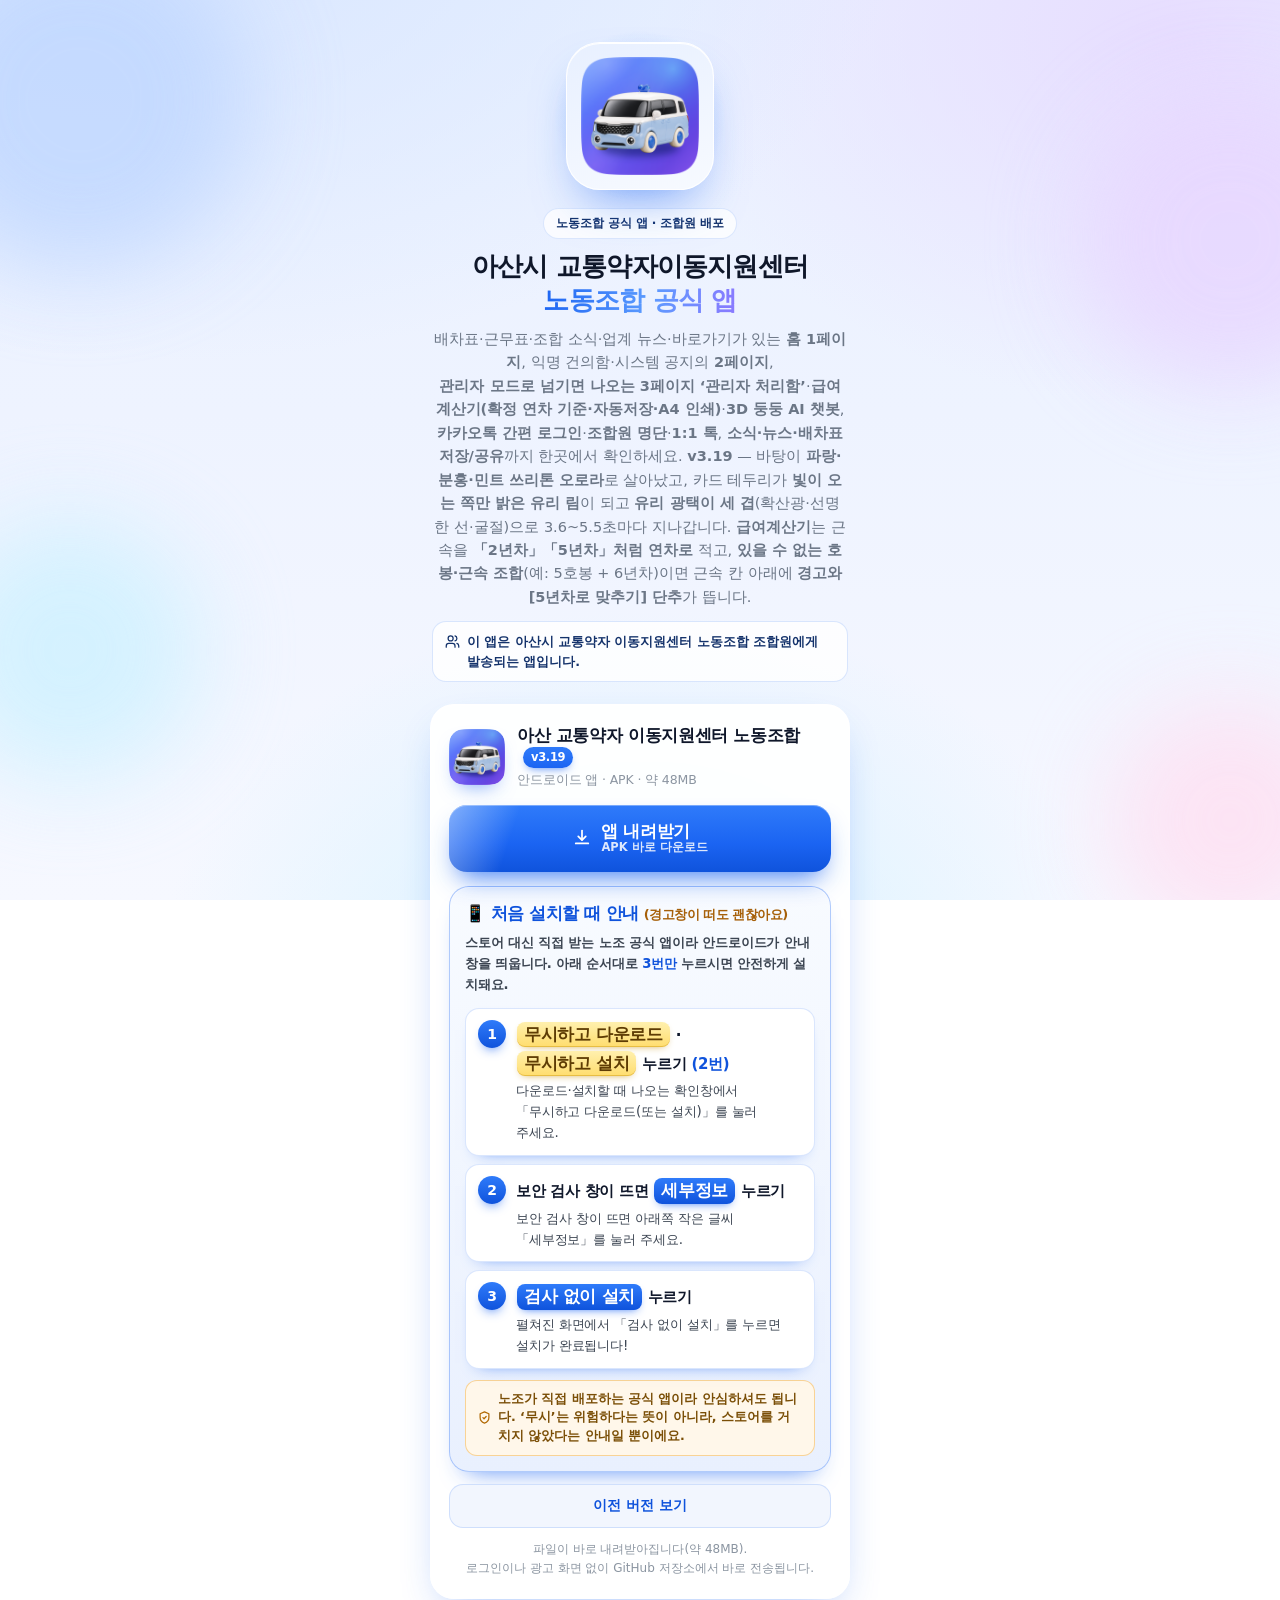
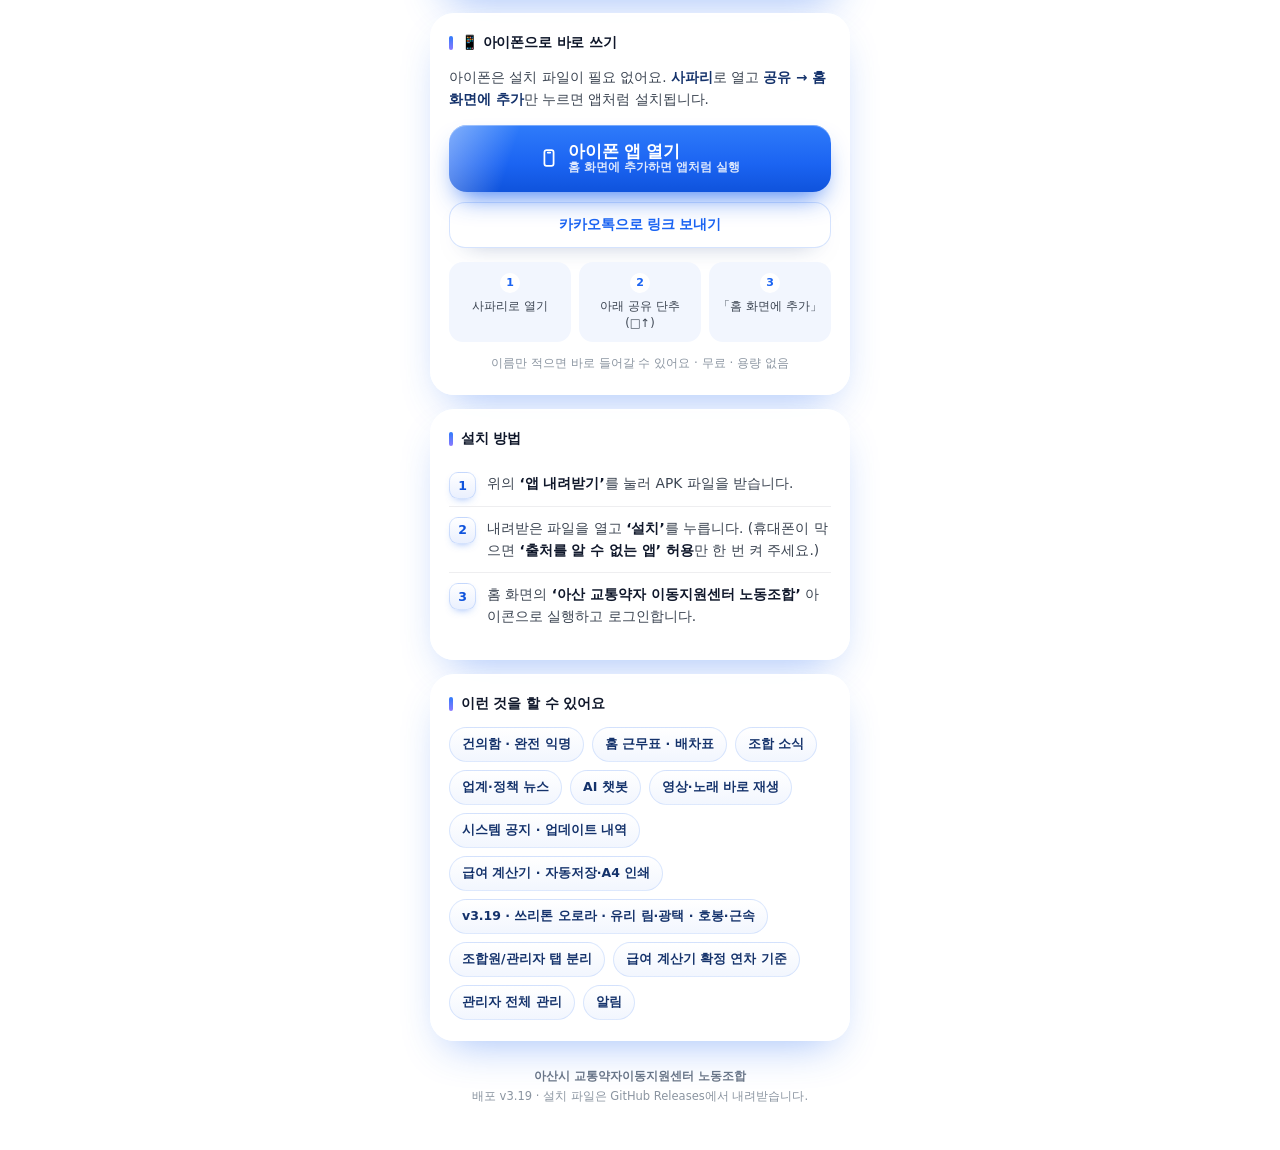
<file: page.html>
<!DOCTYPE html>
<html lang="ko">
<head>
<meta charset="utf-8">
<meta name="viewport" content="width=device-width, initial-scale=1, viewport-fit=cover">
<title>아산시 교통약자이동지원센터 노동조합 공식 앱 · 설치 안내</title>
<meta name="description" content="이 앱은 아산시 교통약자 이동지원센터 노동조합 조합원에게 발송되는 앱입니다. 건의함(완전 익명), 홈 1페이지(한 줄 인사·날씨 칩·배차표·근무표·조합 소식·바로보기·업계 뉴스·바로가기), 2페이지(익명 건의함·시스템 공지), 관리자 모드 3페이지(관리자 처리함·건의 상태 변경), 조합원 모드로 시작하는 홈, 급여 계산기(확정 연차 기준·자동저장·세부시간·A4 한 장 인쇄/PDF 저장·성명→사번·직급 「운전 주임」·연차로 읽는 근속 칸·호봉·근속 경고), 배차표↔근무표 좌우 넘김, 조합 규정·안내(관리자가 직접 수정), 사진 여러 장·카드 갤러리, 3D 둥둥 AI 챗봇, 카카오톡·당근 바로 열기까지, 조합원 명단·1:1 톡·새 톡 알림, 소식·뉴스·배차표 저장과 공유, 카카오톡 간편 로그인, 홈 화면 끝에서 끝까지 옮기는 AI 챗봇 단추, 유리가 살아 움직이는 1:1 톡방, 앱의 모든 소식·기사·규정을 아는 챗봇까지 한곳에서 확인하세요. 바탕이 파랑·분홍·민트 쓰리톤 오로라로 살아나고, 카드 테두리가 빛이 오는 쪽만 밝은 유리 림이 되며, 유리 광택이 세 겹으로 지나갑니다. 급여계산기는 근속을 「2년차」「5년차」처럼 연차로 적고, 있을 수 없는 호봉·근속 조합이면 경고합니다. (v3.19)">

<!-- 카카오톡·메신저 링크 미리보기 -->
<meta property="og:title" content="아산시 교통약자이동지원센터 노동조합 공식 앱 (조합원 배포)">
<meta property="og:description" content="이 앱은 아산시 교통약자 이동지원센터 노동조합 조합원에게 발송되는 앱입니다. 건의함(완전 익명), 홈 1페이지(한 줄 인사·날씨 칩·배차표·근무표·조합 소식·바로보기·업계 뉴스·바로가기), 2페이지(익명 건의함·시스템 공지), 관리자 모드 3페이지(관리자 처리함·건의 상태 변경), 조합원 모드로 시작하는 홈, 급여 계산기(확정 연차 기준·자동저장·세부시간·A4 한 장 인쇄/PDF 저장·성명→사번·직급 「운전 주임」·연차로 읽는 근속 칸·호봉·근속 경고), 배차표↔근무표 좌우 넘김, 조합 규정·안내(관리자가 직접 수정), 사진 여러 장·카드 갤러리, 3D 둥둥 AI 챗봇, 카카오톡·당근 바로 열기까지, 조합원 명단·1:1 톡·새 톡 알림, 소식·뉴스·배차표 저장과 공유, 카카오톡 간편 로그인, 홈 화면 끝에서 끝까지 옮기는 AI 챗봇 단추, 유리가 살아 움직이는 1:1 톡방, 앱의 모든 소식·기사·규정을 아는 챗봇까지 한곳에서 확인하세요. 바탕이 파랑·분홍·민트 쓰리톤 오로라로 살아나고, 카드 테두리가 빛이 오는 쪽만 밝은 유리 림이 되며, 유리 광택이 세 겹으로 지나갑니다. 급여계산기는 근속을 「2년차」「5년차」처럼 연차로 적고, 있을 수 없는 호봉·근속 조합이면 경고합니다. (v3.19)">
<meta property="og:image" content="https://chlrhkdwns12-boop.github.io/asan-union-download/icon.png">
<meta property="og:image:width" content="1024">
<meta property="og:image:height" content="1024">
<meta property="og:image:alt" content="기아 카니발 앱 아이콘 — 아산 교통약자 이동지원센터 노동조합">
<meta property="og:url" content="https://chlrhkdwns12-boop.github.io/asan-union-download/">
<meta property="og:type" content="website">
<meta property="og:site_name" content="아산 교통약자 이동지원센터 노동조합">
<meta name="twitter:card" content="summary">
<meta name="twitter:title" content="아산시 교통약자이동지원센터 노동조합 공식 앱 (조합원 배포)">
<meta name="twitter:description" content="이 앱은 아산시 교통약자 이동지원센터 노동조합 조합원에게 발송되는 앱입니다. 건의함(완전 익명), 홈 1페이지(한 줄 인사·날씨 칩·배차표·근무표·조합 소식·바로보기·업계 뉴스·바로가기), 2페이지(익명 건의함·시스템 공지), 관리자 모드 3페이지(관리자 처리함·건의 상태 변경), 조합원 모드로 시작하는 홈, 급여 계산기(확정 연차 기준·자동저장·세부시간·A4 한 장 인쇄/PDF 저장·성명→사번·직급 「운전 주임」·연차로 읽는 근속 칸·호봉·근속 경고), 배차표↔근무표 좌우 넘김, 조합 규정·안내(관리자가 직접 수정), 사진 여러 장·카드 갤러리, 3D 둥둥 AI 챗봇, 카카오톡·당근 바로 열기까지, 조합원 명단·1:1 톡·새 톡 알림, 소식·뉴스·배차표 저장과 공유, 카카오톡 간편 로그인, 홈 화면 끝에서 끝까지 옮기는 AI 챗봇 단추, 유리가 살아 움직이는 1:1 톡방, 앱의 모든 소식·기사·규정을 아는 챗봇까지 한곳에서 확인하세요. 바탕이 파랑·분홍·민트 쓰리톤 오로라로 살아나고, 카드 테두리가 빛이 오는 쪽만 밝은 유리 림이 되며, 유리 광택이 세 겹으로 지나갑니다. 급여계산기는 근속을 「2년차」「5년차」처럼 연차로 적고, 있을 수 없는 호봉·근속 조합이면 경고합니다. (v3.19)">
<meta name="twitter:image" content="https://chlrhkdwns12-boop.github.io/asan-union-download/icon.png">

<link rel="icon" type="image/png" href="icon.png">
<link rel="apple-touch-icon" href="icon.png">
<meta name="theme-color" content="#D8E6FF">
<style>
  :root{
    --ink:#0F172A; --ink-soft:#3C4552; --sub:#6B7686; --muted:#8B95A1;
    --blue:#1B64F2; --blue-bright:#2F7BFA; --blue-light:#5C9BFF; --blue-deep:#0F53DC; --blue-press:#0B47C4;
    --blue-ink:#14326B; --blue-tint:#EAF0FE; --blue-tint-soft:#F2F6FE;
    --glass:rgba(255,255,255,.92); --glass-stroke:rgba(255,255,255,.95);
    --shadow:0 18px 44px -18px rgba(27,100,242,.45);
  }
  *{box-sizing:border-box; -webkit-tap-highlight-color:transparent}
  html,body{margin:0; padding:0}
  body{
    min-height:100vh; color:var(--ink);
    font-family:-apple-system,BlinkMacSystemFont,"Apple SD Gothic Neo","Pretendard","Malgun Gothic",system-ui,"Segoe UI",Roboto,sans-serif;
    background:#EAF1FF;
    background:
      radial-gradient(1200px 700px at 12% -8%, #D8E6FF 0%, rgba(216,230,255,0) 62%),
      radial-gradient(900px 640px at 92% 4%, #E7DDFF 0%, rgba(231,221,255,0) 58%),
      radial-gradient(800px 600px at 50% 108%, #D6F2FF 0%, rgba(214,242,255,0) 60%),
      linear-gradient(180deg,#EAF1FF 0%,#EEF3FF 46%,#F6F8FF 100%);
    background-attachment:fixed;
    -webkit-font-smoothing:antialiased;
    overflow-x:hidden;
  }
  /* 오로라 블롭 */
  .aurora{position:fixed; inset:0; pointer-events:none; z-index:0; overflow:hidden}
  .aurora span{
    position:absolute; display:block; border-radius:50%; filter:blur(46px); opacity:.72;
    animation:drift 18s ease-in-out infinite alternate;
  }
  .aurora .a1{width:340px;height:340px; left:-90px; top:-70px; background:#BBD4FF}
  .aurora .a2{width:300px;height:300px; right:-100px; top:90px; background:#E7D4FF; animation-delay:-6s}
  .aurora .a3{width:260px;height:260px; left:-60px; bottom:120px; background:#C9F0FF; animation-delay:-11s}
  .aurora .a4{width:240px;height:240px; right:-70px; bottom:-40px; background:#FFDCF0; animation-delay:-3s}
  @keyframes drift{
    from{transform:translate3d(0,0,0) scale(1)}
    to{transform:translate3d(14px,-18px,0) scale(1.08)}
  }

  .wrap{
    position:relative; z-index:1;
    max-width:460px; margin:0 auto; padding:36px 20px 44px;
    padding-top:max(36px, env(safe-area-inset-top));
    padding-bottom:max(44px, env(safe-area-inset-bottom));
  }

  /* 히어로 */
  .hero{text-align:center; animation:rise .7s cubic-bezier(.2,.8,.3,1) both}
  .icon-shell{
    position:relative; width:148px; height:148px; margin:6px auto 18px;
    border-radius:34px;
    background:linear-gradient(160deg,#E8F0FF,#F7FAFF);
    border:1px solid var(--glass-stroke);
    box-shadow:0 24px 48px -18px rgba(27,100,242,.55), inset 0 1px 0 #fff;
    display:grid; place-items:center;
    animation:float 6.5s ease-in-out infinite;
  }
  .icon-shell::after{
    content:""; position:absolute; inset:-14px; border-radius:44px; z-index:-1;
    background:radial-gradient(circle at 50% 50%, rgba(92,155,255,.38), rgba(92,155,255,0) 70%);
    animation:breath 4.8s ease-in-out infinite;
  }
  .icon-shell img{width:118px; height:118px; border-radius:26px; display:block}
  @keyframes float{0%,100%{transform:translateY(0)}50%{transform:translateY(-7px)}}
  @keyframes breath{0%,100%{opacity:.55; transform:scale(.97)}50%{opacity:.95; transform:scale(1.04)}}

  .eyebrow{
    display:inline-block; margin:0 0 10px; padding:6px 12px; border-radius:999px;
    font-size:12px; font-weight:700; letter-spacing:-.01em; color:var(--blue-ink);
    background:rgba(255,255,255,.8); border:1px solid rgba(27,100,242,.14);
  }
  h1{
    margin:0; font-size:26px; line-height:1.32; letter-spacing:-.03em; font-weight:800;
    color:var(--ink);
  }
  h1 .accent{
    background:linear-gradient(100deg,#1B64F2,#5C9BFF 55%,#8B79FF);
    -webkit-background-clip:text; background-clip:text; color:transparent;
  }
  .lede{margin:10px 4px 0; font-size:14.5px; line-height:1.62; color:var(--sub)}
  /* 배포 대상 안내 — 링크를 열기 전 미리보기에서도 같은 문장을 보여 준다 */
  .audience{
    display:flex; align-items:flex-start; gap:7px; margin:12px 2px 0;
    padding:10px 12px; border-radius:14px; text-align:left;
    font-size:12.5px; line-height:1.55; font-weight:600; color:var(--blue-ink);
    background:rgba(255,255,255,.82); border:1px solid rgba(27,100,242,.16);
  }
  .audience svg{width:15px; height:15px; flex:none; margin-top:2px}

  /* 카드 */
  .card{
    margin-top:22px; padding:20px 18px; border-radius:24px;
    background:var(--glass); border:1px solid var(--glass-stroke);
    box-shadow:var(--shadow), inset 0 1px 0 #fff;
    backdrop-filter:blur(14px); -webkit-backdrop-filter:blur(14px);
    animation:rise .8s cubic-bezier(.2,.8,.3,1) both;
  }
  .card + .card{margin-top:14px}
  .card:nth-of-type(1){animation-delay:.08s}
  .card:nth-of-type(2){animation-delay:.16s}
  .card:nth-of-type(3){animation-delay:.24s}
  @keyframes rise{from{opacity:0; transform:translateY(16px) perspective(900px) rotateX(4deg)}to{opacity:1; transform:none}}

  .spec{display:flex; align-items:center; gap:12px}
  .spec .meta{flex:1; min-width:0; text-align:left}
  .spec .name{font-size:16.5px; font-weight:800; letter-spacing:-.02em; line-height:1.32; word-break:keep-all; overflow-wrap:break-word}
  /* v3.18 — 앱 이름이 정식 명칭(두 줄)이 되어도 낱말 중간에서 끊기지 않게 한다. 버전 배지는 이름 뒤에 붙인다. */
  .spec .name .version{display:inline-block; vertical-align:2px; margin-left:6px}
  .version{
    font-size:11.5px; font-weight:800; color:#fff; padding:3px 8px; border-radius:999px;
    background:linear-gradient(180deg,var(--blue-bright),var(--blue)); box-shadow:0 4px 10px -4px rgba(27,100,242,.8);
  }
  .spec .sub{margin-top:3px; font-size:12.5px; color:var(--muted); letter-spacing:-.01em}
  .spec .mini{
    width:56px; height:56px; border-radius:15px; display:block; flex:none;
    box-shadow:0 10px 20px -10px rgba(27,100,242,.6);
  }

  /* 다운로드 버튼 */
  .cta{
    position:relative; overflow:hidden; display:flex; align-items:center; justify-content:center; gap:9px;
    width:100%; margin-top:16px; padding:17px 18px; border:0; border-radius:18px;
    font-family:inherit; font-size:16.5px; font-weight:800; letter-spacing:-.02em; color:#fff; text-decoration:none;
    background:linear-gradient(180deg,var(--blue-bright) 0%,var(--blue) 58%,var(--blue-deep) 100%);
    box-shadow:0 14px 26px -10px rgba(27,100,242,.85), inset 0 1px 0 rgba(255,255,255,.35);
    transition:transform .16s cubic-bezier(.2,.8,.3,1), box-shadow .16s ease, filter .16s ease;
  }
  .cta::after{
    content:""; position:absolute; top:-60%; left:-30%; width:45%; height:220%;
    background:linear-gradient(90deg,rgba(255,255,255,0),rgba(255,255,255,.5),rgba(255,255,255,0));
    transform:rotate(18deg); animation:sheen 3.6s ease-in-out infinite;
  }
  @keyframes sheen{0%{left:-45%}55%{left:120%}100%{left:120%}}
  .cta:active{transform:translateY(2px) scale(.994); box-shadow:0 6px 14px -8px rgba(27,100,242,.9)}
  .cta svg{width:20px; height:20px; flex:none}
  .cta-text{line-height:1.2}
  .cta-text small{display:block; font-size:11.5px; font-weight:600; opacity:.85; letter-spacing:0}

  .ghost{
    display:flex; align-items:center; justify-content:center; gap:6px;
    margin-top:12px; padding:12px; border-radius:14px; text-decoration:none;
    font-size:13.5px; font-weight:700; color:var(--blue-deep);
    background:var(--blue-tint-soft); border:1px solid rgba(27,100,242,.16);
    transition:background .16s ease, transform .16s ease;
  }
  .ghost:active{transform:translateY(1px); background:var(--blue-tint)}
  .note{margin:12px 2px 0; font-size:12px; line-height:1.6; color:var(--muted); text-align:center}

  /* 처음 설치할 때 3단계 안내 — 다운로드 버튼 바로 아래, 접지 않고 펼쳐 둔다(조합원이 설치 단계에서 막히는 곳) */
  .install-guide{
    margin-top:14px; padding:16px 15px 15px; border-radius:20px; text-align:left;
    background:linear-gradient(180deg,#F8FBFF 0%,#E9F0FE 100%);
    border:1.5px solid rgba(27,100,242,.32);
    box-shadow:0 14px 26px -18px rgba(27,100,242,.9), inset 0 1px 0 #fff;
  }
  .install-guide h3{
    margin:0; font-size:16.5px; line-height:1.34; font-weight:800; letter-spacing:-.03em; color:var(--blue-deep);
  }
  .install-guide h3 span{font-size:13px; font-weight:800; color:#A6600A; white-space:nowrap}
  .install-guide .ig-sub{
    margin:7px 0 0; font-size:13.2px; line-height:1.6; letter-spacing:-.01em; font-weight:600; color:var(--ink-soft);
  }
  .install-guide .ig-sub b{color:var(--blue-deep); font-weight:800}
  .install-guide ol{margin:12px 0 0; padding:0; list-style:none; display:grid; gap:8px}
  .install-guide li{
    display:flex; align-items:flex-start; gap:10px; padding:11px 12px; border-radius:14px;
    background:#fff; border:1px solid rgba(27,100,242,.16);
    box-shadow:0 8px 16px -14px rgba(27,100,242,.95);
  }
  .install-guide .num{
    flex:none; width:28px; height:28px; border-radius:50%; display:grid; place-items:center;
    font-size:14px; font-weight:800; color:#fff; line-height:1;
    background:linear-gradient(180deg,var(--blue-bright),var(--blue-deep));
    box-shadow:0 6px 12px -6px rgba(27,100,242,.95);
  }
  .install-guide .tx{min-width:0}
  .install-guide .tx b{display:block; font-size:15px; line-height:1.48; font-weight:800; letter-spacing:-.02em; color:var(--ink); word-break:keep-all; overflow-wrap:break-word}
  /* 어르신이 가장 헷갈리는 두 동작 — 큰 글씨 + 노랑/파랑 배지로 강조 */
  .kw{
    display:inline-block; margin:2px 1px; padding:1px 7px; border-radius:8px;
    font-weight:800; font-size:1.1em; letter-spacing:-.02em; line-height:1.42; vertical-align:baseline; white-space:nowrap;
  }
  .kw-y{color:#5E3C04; background:linear-gradient(180deg,#FFF0AE,#FFDD6E); box-shadow:inset 0 -1px 0 rgba(196,140,0,.4), 0 3px 8px -5px rgba(196,140,0,.95)}
  .kw-b{color:#fff; background:linear-gradient(180deg,var(--blue-bright),var(--blue-deep)); box-shadow:0 4px 10px -5px rgba(27,100,242,.95)}
  .install-guide .tx b em{font-style:normal; color:var(--blue-deep)}
  .install-guide .tx .desc{display:block; margin-top:3px; font-size:13.4px; line-height:1.56; letter-spacing:-.01em; color:var(--ink-soft); word-break:keep-all; overflow-wrap:break-word}
  .install-guide .ig-tip{
    display:flex; align-items:center; gap:6px; margin:11px 0 0; padding:9px 11px; border-radius:12px;
    font-size:12.5px; line-height:1.5; font-weight:700; color:#7A4E06;
    background:#FFF7EA; border:1px solid rgba(240,160,32,.42);
  }
  .install-guide .ig-tip svg{width:15px; height:15px; flex:none; color:#B26A05}
  /* 설치 안내 팝업 — 다운로드 버튼을 누르면 안드로이드 경고창보다 먼저 뜬다 */
  .modal{
    position:fixed; inset:0; z-index:80; display:flex; align-items:flex-end; justify-content:center;
    background:rgba(9,18,38,.58);
    opacity:0; visibility:hidden; transition:opacity .2s ease, visibility .2s ease;
  }
  .modal.is-open{opacity:1; visibility:visible}
  .modal-card{
    width:100%; max-width:460px; max-height:91vh; overflow-y:auto; -webkit-overflow-scrolling:touch;
    padding:22px 19px calc(18px + env(safe-area-inset-bottom));
    border-radius:26px 26px 0 0; background:#fff; text-align:left;
    box-shadow:0 -20px 50px -14px rgba(9,18,38,.5), inset 0 1px 0 #fff;
    transform:translateY(22px); transition:transform .28s cubic-bezier(.2,.8,.3,1);
  }
  .modal.is-open .modal-card{transform:none}
  .modal-card h2{
    margin:0; font-size:19px; line-height:1.36; font-weight:800; letter-spacing:-.03em; color:var(--ink);
    display:block;
  }
  .modal-card h2::before{display:none}
  .modal-card h2 .mg-accent{color:var(--blue-deep)}
  .mg-sub{margin:8px 0 0; font-size:13.5px; line-height:1.6; font-weight:600; letter-spacing:-.01em; color:var(--ink-soft)}
  .mg-steps{margin:15px 0 0; padding:0; list-style:none; display:grid; gap:9px}
  .mg-steps li{
    display:flex; align-items:flex-start; gap:11px; padding:12px 13px; border-radius:15px;
    background:linear-gradient(180deg,#F8FBFF,#EEF3FF); border:1px solid rgba(27,100,242,.18);
  }
  .mg-steps .num{
    flex:none; width:30px; height:30px; border-radius:50%; display:grid; place-items:center;
    font-size:15px; font-weight:800; color:#fff; line-height:1;
    background:linear-gradient(180deg,var(--blue-bright),var(--blue-deep));
    box-shadow:0 6px 12px -6px rgba(27,100,242,.95);
  }
  .mg-steps .tx{min-width:0}
  .mg-steps .tx b{display:block; font-size:16px; line-height:1.52; font-weight:800; letter-spacing:-.02em; color:var(--ink); word-break:keep-all; overflow-wrap:break-word}
  .mg-steps .kw{font-size:1.06em}
  .mg-steps .tx b em{font-style:normal; color:var(--blue-deep); white-space:nowrap}
  .mg-steps .tx .desc{display:block; margin-top:4px; font-size:13.8px; line-height:1.55; letter-spacing:-.01em; color:var(--ink-soft); word-break:keep-all; overflow-wrap:break-word}
  .mg-actions{margin-top:16px; display:grid; gap:9px}
  .mg-go{
    position:relative; overflow:hidden; display:flex; align-items:center; justify-content:center; gap:8px;
    width:100%; padding:17px 16px; border:0; border-radius:16px; cursor:pointer;
    font-family:inherit; font-size:16.5px; font-weight:800; letter-spacing:-.02em; color:#fff;
    background:linear-gradient(180deg,var(--blue-bright) 0%,var(--blue) 58%,var(--blue-deep) 100%);
    box-shadow:0 14px 26px -12px rgba(27,100,242,.95), inset 0 1px 0 rgba(255,255,255,.35);
  }
  .mg-go:active{transform:translateY(1px)}
  a.mg-go{text-decoration:none}
  .mg-go:focus-visible{outline:none; box-shadow:0 0 0 3px #fff, 0 0 0 6px rgba(27,100,242,.45), 0 14px 26px -12px rgba(27,100,242,.95)}
  .mg-go svg{width:19px; height:19px; flex:none}
  .mg-close{
    width:100%; padding:13px 16px; border-radius:14px; cursor:pointer; font-family:inherit;
    font-size:14.5px; font-weight:700; letter-spacing:-.01em; color:var(--ink-soft);
    background:#F1F4FA; border:1px solid rgba(15,23,42,.08);
  }
  .mg-close:active{background:#E7ECF7}
  .mg-close:focus-visible{outline:3px solid rgba(27,100,242,.45); outline-offset:2px}
  @media (min-width:520px){
    .modal{align-items:center; padding:20px}
    .modal-card{border-radius:26px; transform:translateY(10px) scale(.97)}
  }
  @media (max-width:380px){
    .install-guide{padding:14px 12px 13px}
    .install-guide h3{font-size:15.5px}
    .install-guide h3 span{font-size:12.3px}
    .install-guide li{padding:10px; gap:8px}
    .install-guide .num{width:25px; height:25px; font-size:13px}
    .install-guide .tx b{font-size:13.8px}
    .install-guide .tx .desc{font-size:12.7px}
    .modal-card{padding:18px 15px calc(16px + env(safe-area-inset-bottom))}
    .modal-card h2{font-size:17px}
    .mg-steps .tx b{font-size:14.6px}
    .mg-steps .tx .desc{font-size:13px}
    .install-guide .kw, .mg-steps .kw{padding:0 5px; font-size:1em; margin:1px 0}
  }

  /* 설치 방법 */
  h2{margin:0 0 14px; font-size:14px; font-weight:800; letter-spacing:-.01em; color:var(--ink); display:flex; align-items:center; gap:8px}
  h2::before{content:""; width:4px; height:14px; border-radius:2px; background:linear-gradient(180deg,var(--blue-bright),#8B79FF)}
  ol.steps{margin:0; padding:0; list-style:none; counter-reset:s}
  ol.steps li{
    position:relative; counter-increment:s; padding:11px 0 11px 38px; font-size:13.8px; line-height:1.58; color:var(--ink-soft);
  }
  ol.steps li + li{border-top:1px solid rgba(15,23,42,.07)}
  ol.steps li::before{
    content:counter(s); position:absolute; left:0; top:10px;
    width:25px; height:25px; border-radius:9px; display:grid; place-items:center;
    font-size:12.5px; font-weight:800; color:var(--blue-deep);
    background:linear-gradient(180deg,#fff,var(--blue-tint)); border:1px solid rgba(27,100,242,.18);
    box-shadow:0 4px 10px -6px rgba(27,100,242,.7);
  }
  ol.steps b{color:var(--ink); font-weight:800}

  /* 기능 */
  .chips{display:flex; flex-wrap:wrap; gap:8px; margin-top:2px}
  .chip{
    font-size:12.5px; font-weight:700; color:var(--blue-ink); padding:8px 12px; border-radius:999px;
    background:linear-gradient(180deg,#fff,var(--blue-tint-soft)); border:1px solid rgba(27,100,242,.14);
  }

  footer{margin-top:26px; text-align:center; font-size:11.5px; line-height:1.7; color:var(--muted)}
  footer b{color:var(--sub); font-weight:700}

  @media (prefers-reduced-motion: reduce){
    *,*::before,*::after{animation:none !important; transition:none !important}
  }
  /* 아이폰(PWA) 안내 */
  .ios .ios-lead{margin:0 0 14px; font-size:13.5px; line-height:1.65; color:var(--ink-soft)}
  .ios .ios-lead b{color:var(--blue-ink)}
  .ios .ios-cta{margin-top:2px}
  .ios .ios-share{display:flex; align-items:center; justify-content:center; width:100%; margin-top:10px; padding:13px 16px; border-radius:16px; font-size:14px; font-weight:700; color:var(--blue); background:#fff; border:1px solid rgba(27,100,242,.18); box-shadow:0 10px 24px -18px rgba(20,52,120,.6); cursor:pointer}
  .ios .ios-steps{display:flex; gap:8px; margin:14px 0 0; padding:0; list-style:none}
  .ios .ios-steps li{flex:1; padding:11px 8px; border-radius:14px; background:var(--blue-tint-soft); font-size:11.5px; color:var(--ink-soft); text-align:center; line-height:1.45}
  .ios .ios-steps b{display:grid; place-items:center; width:20px; height:20px; margin:0 auto 5px; border-radius:50%; background:#fff; color:var(--blue); font-size:11px}
  .ios .note{margin:12px 0 0}
</style>
</head>
<body>
<div class="aurora" aria-hidden="true"><span class="a1"></span><span class="a2"></span><span class="a3"></span><span class="a4"></span></div>

<main class="wrap">
  <section class="hero">
    <div class="icon-shell"><img src="icon.png" alt="아산 교통약자 이동지원센터 노동조합 앱 아이콘"></div>
    <p class="eyebrow">노동조합 공식 앱 · 조합원 배포</p>
    <h1>아산시 교통약자이동지원센터<br><span class="accent">노동조합 공식 앱</span></h1>
    <p class="lede">배차표·근무표·조합 소식·업계 뉴스·바로가기가 있는 <b>홈 1페이지</b>, 익명 건의함·시스템 공지의 <b>2페이지</b>,<br><b>관리자 모드로 넘기면 나오는 3페이지 ‘관리자 처리함’</b>·<b>급여 계산기(확정 연차 기준·자동저장·A4 인쇄)</b>·<b>3D 둥둥 AI 챗봇</b>, <b>카카오톡 간편 로그인</b>·<b>조합원 명단</b>·<b>1:1 톡</b>, <b>소식·뉴스·배차표 저장/공유</b>까지 한곳에서 확인하세요. <b>v3.19</b> — 바탕이 <b>파랑·분홍·민트 쓰리톤 오로라</b>로 살아났고, 카드 테두리가 <b>빛이 오는 쪽만 밝은 유리 림</b>이 되고 <b>유리 광택이 세 겹</b>(확산광·선명한 선·굴절)으로 3.6~5.5초마다 지나갑니다. <b>급여계산기</b>는 근속을 <b>「2년차」「5년차」처럼 연차로</b> 적고, <b>있을 수 없는 호봉·근속 조합</b>(예: 5호봉 + 6년차)이면 근속 칸 아래에 <b>경고와 [5년차로 맞추기] 단추</b>가 뜹니다.</p>
    <p class="audience">
      <svg viewBox="0 0 24 24" fill="none" stroke="currentColor" stroke-width="2" stroke-linecap="round" stroke-linejoin="round" aria-hidden="true">
        <path d="M16 21v-2a4 4 0 0 0-4-4H6a4 4 0 0 0-4 4v2"/><circle cx="9" cy="7" r="4"/><path d="M22 21v-2a4 4 0 0 0-3-3.87"/><path d="M16 3.13a4 4 0 0 1 0 7.75"/>
      </svg>
      <span>이 앱은 아산시 교통약자 이동지원센터 노동조합 조합원에게 발송되는 앱입니다.</span>
    </p>
  </section>

  <section class="card" aria-label="앱 정보와 내려받기">
    <div class="spec">
      <img class="mini" src="icon.png" alt="">
      <div class="meta">
        <div class="name">아산 교통약자 이동지원센터 노동조합 <span class="version">v3.19</span></div>
        <div class="sub">안드로이드 앱 · APK · 약 48MB</div>
      </div>
    </div>

    <a class="cta" id="apkCta" href="https://github.com/chlrhkdwns12-boop/asan-union-download/releases/download/v3.19/asan-union-box-v3.19.apk" rel="noopener" aria-haspopup="dialog" aria-controls="installGuideModal">
      <svg viewBox="0 0 24 24" fill="none" stroke="currentColor" stroke-width="2.1" stroke-linecap="round" stroke-linejoin="round" aria-hidden="true">
        <path d="M12 3v11"/><path d="m7.5 10 4.5 4.5L16.5 10"/><path d="M4.5 18.5h15"/>
      </svg>
      <span class="cta-text">앱 내려받기<small>APK 바로 다운로드</small></span>
    </a>

    <section class="install-guide" aria-label="처음 설치할 때 안내 3단계">
      <h3>📱 처음 설치할 때 안내 <span>(경고창이 떠도 괜찮아요)</span></h3>
      <p class="ig-sub">스토어 대신 직접 받는 노조 공식 앱이라 안드로이드가 안내창을 띄웁니다. 아래 순서대로 <b>3번만</b> 누르시면 안전하게 설치돼요.</p>
      <ol>
        <li>
          <span class="num" aria-hidden="true">1</span>
          <div class="tx">
            <b><span class="kw kw-y">무시하고 다운로드</span> · <span class="kw kw-y">무시하고 설치</span> 누르기 <em>(2번)</em></b>
            <span class="desc">다운로드·설치할 때 나오는 확인창에서 「무시하고 다운로드(또는 설치)」를 눌러 주세요.</span>
          </div>
        </li>
        <li>
          <span class="num" aria-hidden="true">2</span>
          <div class="tx">
            <b>보안 검사 창이 뜨면 <span class="kw kw-b">세부정보</span> 누르기</b>
            <span class="desc">보안 검사 창이 뜨면 아래쪽 작은 글씨 「세부정보」를 눌러 주세요.</span>
          </div>
        </li>
        <li>
          <span class="num" aria-hidden="true">3</span>
          <div class="tx">
            <b><span class="kw kw-b">검사 없이 설치</span> 누르기</b>
            <span class="desc">펼쳐진 화면에서 「검사 없이 설치」를 누르면 설치가 완료됩니다!</span>
          </div>
        </li>
      </ol>
      <p class="ig-tip">
        <svg viewBox="0 0 24 24" fill="none" stroke="currentColor" stroke-width="2" stroke-linecap="round" stroke-linejoin="round" aria-hidden="true">
          <path d="M12 3l7 3v6c0 4.4-3 7.6-7 9-4-1.4-7-4.6-7-9V6l7-3z"/><path d="M9.5 12.2l1.8 1.8 3.4-3.6"/>
        </svg>
        <span>노조가 직접 배포하는 공식 앱이라 안심하셔도 됩니다. ‘무시’는 위험하다는 뜻이 아니라, 스토어를 거치지 않았다는 안내일 뿐이에요.</span>
      </p>
    </section>

    <a class="ghost" href="https://github.com/chlrhkdwns12-boop/asan-union-download/releases" rel="noopener">이전 버전 보기</a>

    <p class="note">파일이 바로 내려받아집니다(약 48MB).<br>로그인이나 광고 화면 없이 GitHub 저장소에서 바로 전송됩니다.</p>
  </section>
  <section class="card ios" aria-label="아이폰에서 쓰기">
    <h2>📱 아이폰으로 바로 쓰기</h2>
    <p class="ios-lead">아이폰은 설치 파일이 필요 없어요. <b>사파리</b>로 열고 <b>공유 → 홈 화면에 추가</b>만 누르면 앱처럼 설치됩니다.</p>
    <a class="cta ios-cta" id="iosCta" href="app/">
      <svg viewBox="0 0 24 24" fill="none" stroke="currentColor" stroke-width="2.1" stroke-linecap="round" stroke-linejoin="round" aria-hidden="true">
        <rect x="6.5" y="2.5" width="11" height="19" rx="2.6"/><path d="M10.5 5.5h3"/>
      </svg>
      <span class="cta-text">아이폰 앱 열기<small>홈 화면에 추가하면 앱처럼 실행</small></span>
    </a>
    <button class="ghost ios-share" id="iosShare" type="button">카카오톡으로 링크 보내기</button>
    <ol class="ios-steps">
      <li><b>1</b> 사파리로 열기</li>
      <li><b>2</b> 아래 공유 단추(□↑)</li>
      <li><b>3</b> 「홈 화면에 추가」</li>
    </ol>
    <p class="note">이름만 적으면 바로 들어갈 수 있어요 · 무료 · 용량 없음</p>
  </section>

  <section class="card" aria-label="설치 방법">
    <h2>설치 방법</h2>
    <ol class="steps">
      <li>위의 <b>‘앱 내려받기’</b>를 눌러 APK 파일을 받습니다.</li>
      <li>내려받은 파일을 열고 <b>‘설치’</b>를 누릅니다. (휴대폰이 막으면 <b>‘출처를 알 수 없는 앱’ 허용</b>만 한 번 켜 주세요.)</li>
      <li>홈 화면의 <b>‘아산 교통약자 이동지원센터 노동조합’</b> 아이콘으로 실행하고 로그인합니다.</li>
    </ol>
  </section>

  <section class="card" aria-label="주요 기능">
    <h2>이런 것을 할 수 있어요</h2>
    <div class="chips">
      <span class="chip">건의함 · 완전 익명</span>
      <span class="chip">홈 근무표 · 배차표</span>
      <span class="chip">조합 소식</span>
      <span class="chip">업계·정책 뉴스</span>
      <span class="chip">AI 챗봇</span>
      <span class="chip">영상·노래 바로 재생</span>
      <span class="chip">시스템 공지 · 업데이트 내역</span>
      <span class="chip">급여 계산기 · 자동저장·A4 인쇄</span>
      <span class="chip">v3.19 · 쓰리톤 오로라 · 유리 림·광택 · 호봉·근속</span>
      <span class="chip">조합원/관리자 탭 분리</span>
      <span class="chip">급여 계산기 확정 연차 기준</span>
      <span class="chip">관리자 전체 관리</span>
      <span class="chip">알림</span>
    </div>
  </section>

  <footer>
    <b>아산시 교통약자이동지원센터 노동조합</b><br>
    배포 v3.19 · 설치 파일은 GitHub Releases에서 내려받습니다.
  </footer>
</main>

<!-- 설치 안내 팝업: 다운로드 버튼을 누르면 안드로이드 경고창보다 먼저 뜬다 -->
<div class="modal" id="installGuideModal" role="dialog" aria-modal="true" aria-labelledby="mgTitle" aria-describedby="mgDesc" aria-hidden="true">
  <div class="modal-card" role="document">
    <h2 id="mgTitle">⚠️ 설치 중 경고창이 떠도 <span class="mg-accent">걱정하지 마세요!</span></h2>
    <p class="mg-sub" id="mgDesc">스토어 대신 노조가 직접 배포하는 공식 앱이라 안드로이드가 안내창을 띄웁니다. 아래 <b>3단계</b>대로만 누르시면 됩니다.</p>
    <ol class="mg-steps">
      <li>
        <span class="num" aria-hidden="true">1</span>
        <div class="tx">
          <b><span class="kw kw-y">무시하고 다운로드</span> · <span class="kw kw-y">무시하고 설치</span> 누르기 <em>(총 2번 나와요)</em></b>
          <span class="desc">내려받을 때와 설치할 때 한 번씩, 확인창이 나오면 「무시하고…」를 눌러 주세요.</span>
        </div>
      </li>
      <li>
        <span class="num" aria-hidden="true">2</span>
        <div class="tx">
          <b>보안 검사 창이 뜨면 <span class="kw kw-b">세부정보</span> 누르기</b>
          <span class="desc">창 아래쪽 작은 글씨 「세부정보」를 눌러 주세요.</span>
        </div>
      </li>
      <li>
        <span class="num" aria-hidden="true">3</span>
        <div class="tx">
          <b><span class="kw kw-b">검사 없이 설치</span> 누르면 설치 완료!</b>
          <span class="desc">펼쳐진 화면에서 누르면 설치가 끝납니다.</span>
        </div>
      </li>
    </ol>
    <div class="mg-actions">
      <a class="mg-go" id="mgDownload" href="https://github.com/chlrhkdwns12-boop/asan-union-download/releases/download/v3.19/asan-union-box-v3.19.apk" rel="noopener">
        <svg viewBox="0 0 24 24" fill="none" stroke="currentColor" stroke-width="2.1" stroke-linecap="round" stroke-linejoin="round" aria-hidden="true">
          <path d="M12 3v11"/><path d="m7.5 10 4.5 4.5L16.5 10"/><path d="M4.5 18.5h15"/>
        </svg>
        안내 확인 · 다운로드 시작
      </a>
      <button class="mg-close" type="button" data-close>닫기</button>
    </div>
  </div>
</div>

<script>
(function(){
  var modal = document.getElementById('installGuideModal');
  var cta   = document.getElementById('apkCta');
  var go    = document.getElementById('mgDownload');
  if (!modal || !cta || !go) return;
  var closes = modal.querySelectorAll('[data-close]');
  var lastFocus = null;

  function open(e){
    if (e) e.preventDefault();
    lastFocus = document.activeElement;
    modal.classList.add('is-open');
    modal.setAttribute('aria-hidden','false');
    document.body.style.overflow = 'hidden';
    setTimeout(function(){ try { go.focus(); } catch(_){} }, 80);
  }
  function close(){
    modal.classList.remove('is-open');
    modal.setAttribute('aria-hidden','true');
    document.body.style.overflow = '';
    if (lastFocus && lastFocus.focus) { try { lastFocus.focus(); } catch(_){} }
  }
  cta.addEventListener('click', open);
  /* '안내 확인 · 다운로드 시작'은 실제 링크라 누르는 순간 다운로드가 시작된다. 여기서는 팝업만 닫는다. */
  go.addEventListener('click', function(){ close(); });
  Array.prototype.forEach.call(closes, function(b){ b.addEventListener('click', close); });
  modal.addEventListener('click', function(ev){ if (ev.target === modal) close(); });
  document.addEventListener('keydown', function(ev){
    if (ev.key === 'Escape' && modal.classList.contains('is-open')) close();
  });
})();
</script>
<script>
  /* 아이폰 앱 링크 공유 — 카카오톡으로 한 번에 */
  (function () {
    var share = document.getElementById('iosShare');
    if (!share) return;
    var url = 'https://chlrhkdwns12-boop.github.io/asan-union-download/app/';
    share.addEventListener('click', function () {
      var text = '아산 교통약자 이동지원센터 노동조합 공식 앱\n사파리로 열고 「홈 화면에 추가」를 누르면 앱처럼 설치됩니다.';
      if (navigator.share) {
        navigator.share({ title: '아산 교통약자 이동지원센터 노동조합', text: text, url: url }).catch(function () {});
        return;
      }
      (navigator.clipboard ? navigator.clipboard.writeText(url) : Promise.reject())
        .then(function () { share.textContent = '링크를 복사했어요 · 카카오톡에 붙여 넣으세요'; })
        .catch(function () { window.prompt('아래 주소를 복사해 카카오톡으로 보내세요', url); });
    });
  })();
</script>
</body>
</html>
</file>
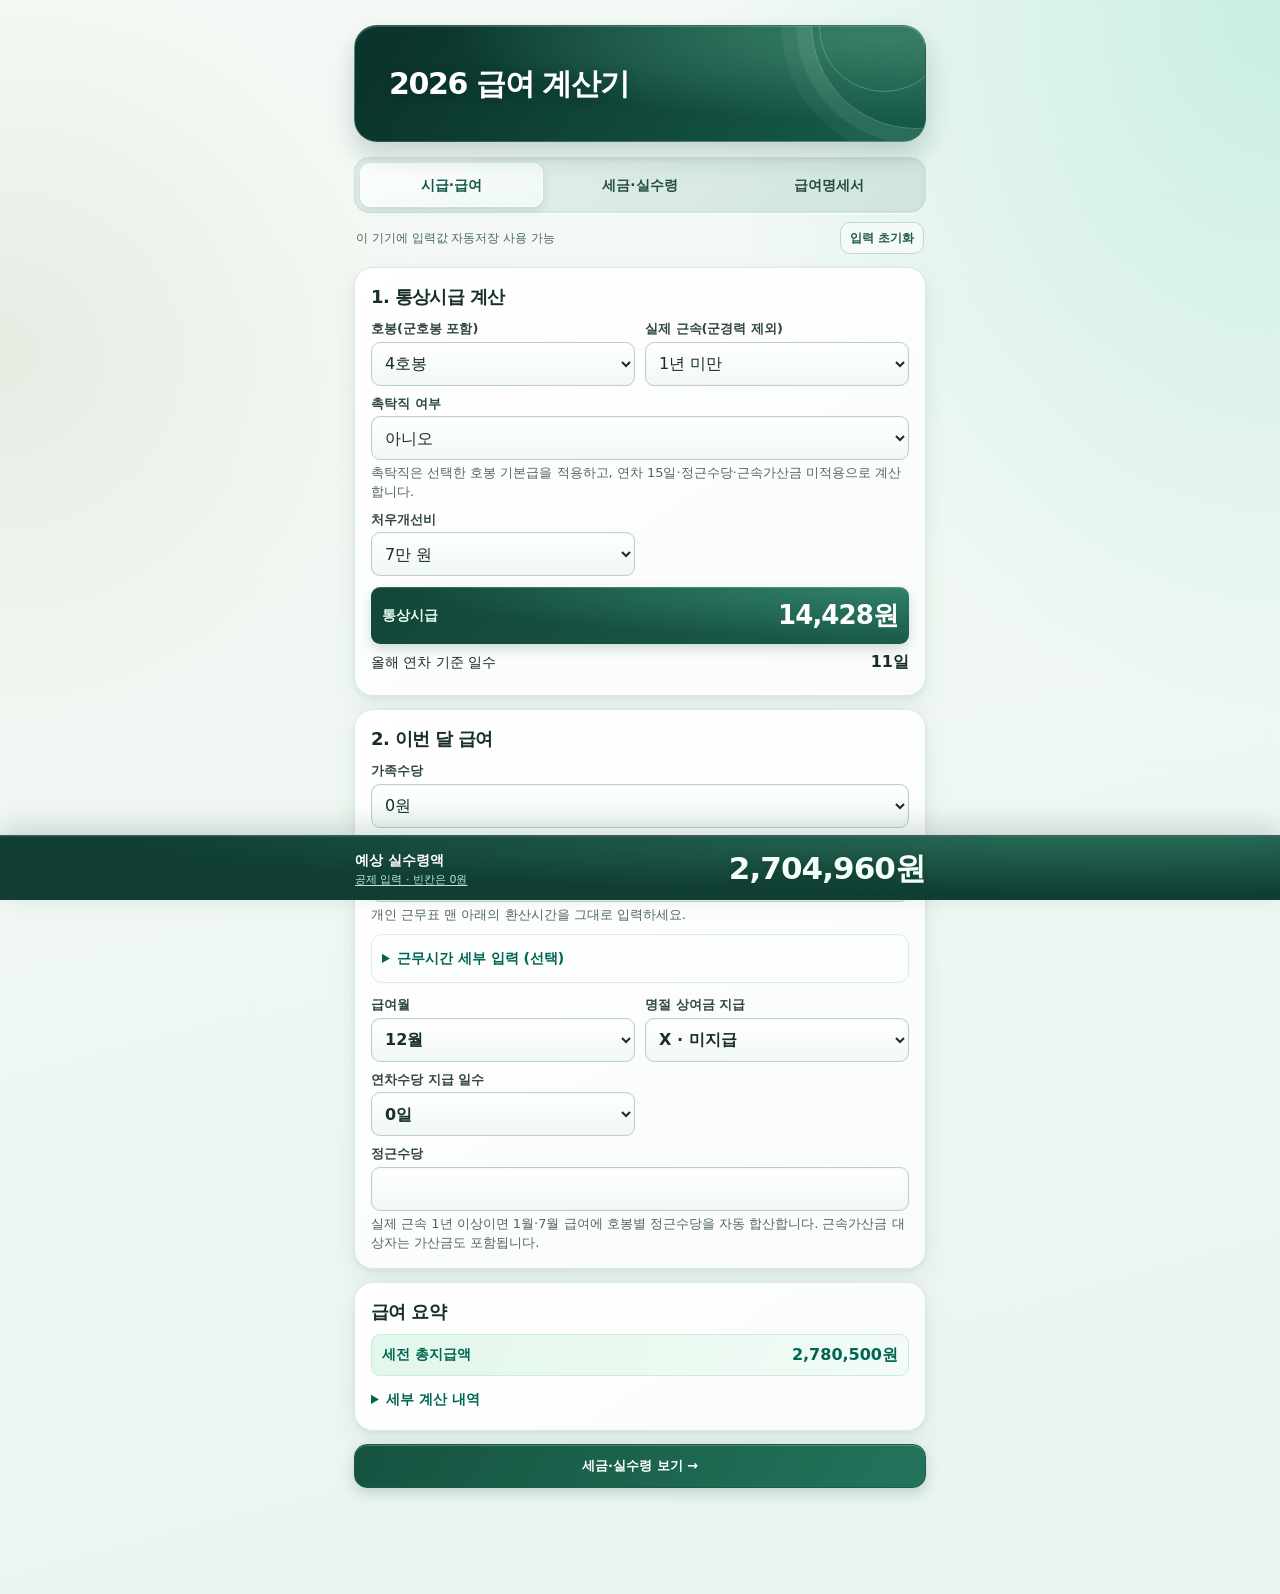
<file: app/payroll_calculator_2026.html>
<!doctype html><html lang="ko"><head><meta charset="utf-8"><meta name="viewport" content="width=device-width,initial-scale=1"><title>2026 급여 계산기</title><meta name="theme-color" content="#123d3b"><link rel="manifest" href="[data-uri]"><link rel="icon" href="[data-uri]"><link rel="apple-touch-icon" href="[data-uri]">
<style>
:root {
  color-scheme: light;
  --ink: #172e29;
  --muted: #52675f;
  --line: #dce8e2;
  --accent: #006653;
  --deep: #103e34;
  --mint: #e8f6ee;
}
* { box-sizing: border-box; }
body {
  margin: 0;
  background: #f0f6f2;
  color: var(--ink);
  font: 16px/1.5 system-ui, "Noto Sans KR", sans-serif;
}
main { max-width: 600px; margin: auto; padding: 16px 14px 106px; }
header {
  padding: 18px 19px;
  background: linear-gradient(116deg, #103d33, #176454);
  color: #fff;
  border-radius: 19px;
}
h1 { margin: 0; font-size: clamp(24px, 6vw, 30px); letter-spacing: -.046em; }
h2 { margin: 0 0 9px; font-size: 18px; letter-spacing: -.028em; }
.panel {
  margin: 10px 0;
  padding: 13px 15px;
  border: 1px solid #dee9e2;
  border-radius: 17px;
  background: #fff;
  box-shadow: 0 2px 9px #16453808;
}
.grid, .basics { display: grid; grid-template-columns: repeat(2, minmax(0, 1fr)); gap: 8px 10px; }
.span { grid-column: 1/-1; }
label { display: block; min-width: 0; font-weight: 670; font-size: 13px; color: #30483f; }
input, select {
  display: block;
  width: 100%;
  min-height: 44px;
  margin: 3px 0 0;
  padding: 7px 9px;
  border: 1px solid #b9d0c5;
  border-radius: 9px;
  background: #f7fbf8;
  color: var(--ink);
  font: inherit;
  font-size: 16px;
}
input { font-variant-numeric: tabular-nums; }
label:not(:first-child) { margin-top: 0; }
.panel > label { margin-top: 8px; }
input:focus, select:focus, button:focus-visible, summary:focus-visible, a:focus-visible {
  outline: 2px solid #0b8068;
  outline-offset: 2px;
}
button {
  cursor: pointer;
  padding: 7px 11px;
  border: 1px solid #a4c5b9;
  border-radius: 10px;
  background: var(--mint);
  color: var(--accent);
  font: inherit;
  font-size: 13px;
  font-weight: 700;
}
[hidden] { display: none !important; }
details { margin-top: 8px; }
summary { padding: 5px 0; cursor: pointer; color: var(--accent); font-size: 14px; font-weight: 720; }
details[open] summary { margin-bottom: 6px; }
p { margin: 6px 0 0; color: var(--muted); font-size: 13px; line-height: 1.46; }
.note { margin-top: 4px; }
dl { margin: 0; }
dl div { display: flex; justify-content: space-between; align-items: center; gap: 8px; border-bottom: 1px solid var(--line); padding: 6px 0; }
dl div:last-child { border-bottom: 0; }
dt { font-size: 14px; }
dd { margin: 0; color: var(--ink); text-align: right; font-weight: 730; white-space: nowrap; font-variant-numeric: tabular-nums; }
dl .major { margin-top: 5px; padding: 7px 10px; border: 0; border-radius: 9px; background: var(--mint); color: var(--accent); font-weight: 750; }
dl .major dd { color: var(--accent); }
dl .detail-title { margin-top: 8px; padding: 7px 8px 4px; border-bottom: 0; background: #f7fbf8; border-radius: 8px; }
dl .detail-title dt { color: var(--accent); font-weight: 800; }
dl .detail-title dd { display: none; }
dl .subtotal { padding: 7px 8px; font-weight: 800; background: #f8faf9; border-radius: 8px; }
dl .subtotal dd { color: var(--deep); }
.output-row { padding-top: 4px; }
.output-row .major { padding: 8px 11px; }
#hourlyOut { font-size: clamp(20px, 5.5vw, 26px); font-weight: 830; letter-spacing: -.035em; }
.dock {
  position: fixed;
  inset: auto 0 0;
  z-index: 2;
  background: var(--deep);
  color: #fff;
  padding: 9px 16px calc(9px + env(safe-area-inset-bottom));
  box-shadow: 0 -5px 18px #103e3426;
}
.dock-inner { max-width: 570px; margin: auto; display: flex; justify-content: space-between; align-items: center; gap: 12px; }
.dock strong { font-size: 14px; }
.dock output { font-size: clamp(21px, 6vw, 31px); font-weight: 850; letter-spacing: -.03em; white-space: nowrap; font-variant-numeric: tabular-nums; }
.dock small, .dock a { display: block; color: #b9e9d8; font-size: 11px; line-height: 1.4; }
.dock a { text-underline-offset: 2px; }
@media (max-width: 350px) {
  main { padding-inline: 10px; }
  .panel { padding-inline: 11px; }
  .grid, .basics { gap: 7px 8px; }
}
@media (max-width: 300px) {
  .grid, .basics { grid-template-columns: 1fr; }
}
#verifyResult{margin:10px 0;color:#124c43;font-size:.88rem}#verifyResult ul{padding-left:1.2rem;margin:.35rem 0}#verifyPayroll{margin-top:8px}
.page-switch{display:flex;gap:5px;margin:10px 0 0;padding:4px;background:#e0eeea;border-radius:14px}.page-switch button{flex:1;background:transparent;color:#264b46;border:0;border-radius:11px;min-height:40px}.page-switch button[aria-pressed=true]{background:#fff;color:#075e52;box-shadow:0 1px 4px #123d3b18}.page-next{width:100%;min-height:44px}#payPages{touch-action:pan-y pinch-zoom}

/* The header and result dock are the visual anchors for both pages. */
body {
  background:
    radial-gradient(ellipse at 100% 0%, #c9eee2 0%, transparent 36rem),
    radial-gradient(ellipse at 0% 22rem, #e5ede3 0%, transparent 26rem),
    linear-gradient(165deg, #f6faf6, #e9f4ee);
  min-height: 100vh;
}
main { padding-top: clamp(14px, 4vw, 25px); }
header {
  position: relative;
  isolation: isolate;
  overflow: hidden;
  padding: clamp(23px, 6vw, 35px) clamp(20px, 5.5vw, 34px);
  border: 1px solid #ffffff29;
  border-radius: 23px;
  background:
    radial-gradient(ellipse at 93% 10%, #387f68, transparent 58%),
    linear-gradient(122deg, #0b342c 8%, #155947 90%);
  box-shadow: 0 13px 27px #194a3738, inset 0 1px #ffffff2c;
}
header::before, header::after {
  content: "";
  position: absolute;
  pointer-events: none;
  z-index: -1;
  border: 1px solid #c5fce345;
  border-radius: 50%;
}
header::before { width: 13rem; height: 13rem; right: -6rem; top: -6.7rem; box-shadow: 0 0 0 15px #c5fce313, 0 0 0 30px #c5fce30c; }
header::after { width: 8rem; height: 8rem; right: -1.5rem; top: -4rem; }
h1 { font-weight: 840; text-shadow: 0 2px 8px #001e1857; }
.page-switch {
  gap: 6px;
  margin-top: 15px;
  padding: 5px;
  background: linear-gradient(135deg, #e7f2ec, #cfe5dc);
  box-shadow: inset 0 1px 4px #3e78671f, 0 1px #ffffffc0;
  border: 1px solid #d1e3d9;
  border-radius: 15px;
}
.page-switch button { min-height: 44px; font-size: 14px; }
.page-switch button[aria-pressed="true"] {
  background: linear-gradient(165deg, #fff, #edf8f2);
  color: #105647;
  box-shadow: 0 3px 9px #285c482c, inset 0 0 0 1px #ffffffab;
}
.panel {
  margin: 13px 0;
  padding: 15px 16px;
  border-color: #dce9e1;
  border-radius: 19px;
  background: linear-gradient(148deg, #fff, #f9fcfa);
  box-shadow: 0 10px 23px #2e635016, 0 2px 4px #2e635013, inset 0 1px #fff;
}
.panel h2 { letter-spacing: -.035em; }
#taxPage .panel {
  background: linear-gradient(140deg, #fff, #f6fbfa);
  border-color: #d6e9e2;
  box-shadow: 0 10px 23px #215a5119, 0 2px 4px #215a5110;
}
input, select { background: linear-gradient(180deg, #fff, #f1f8f4); box-shadow: inset 0 1px 3px #2358490a; }
details.panel > summary { padding-block: 8px; }
dl .major {
  padding: 9px 11px;
  background: linear-gradient(112deg, #e2f7eb, #f3fbf6);
  box-shadow: inset 0 0 0 1px #cceadd;
}
.output-row .major {
  margin-top: 7px;
  padding: 9px 11px;
  background: radial-gradient(ellipse at 100% 0%, #31816a, transparent 65%), linear-gradient(118deg, #124639, #1b5d4c);
  color: #e6fff2;
  box-shadow: 0 5px 12px #154d3e30, inset 0 1px #ffffff2e;
}
.output-row .major dd { color: #fff; }
.page-next {
  background: linear-gradient(115deg, #155341, #23745c);
  color: #fff;
  border-color: #175d48;
  border-radius: 13px;
  box-shadow: 0 5px 14px #1c5b4938, inset 0 1px #ffffff38;
}
.dock {
  border-top: 1px solid #ffffff29;
  background: radial-gradient(ellipse at 88% 0%, #286b57 0%, transparent 64%), #103e34;
  box-shadow: 0 -9px 27px #1644362c, inset 0 1px #ffffff12;
}
.dock output { color: #f5fff9; text-shadow: 0 2px 7px #05281f65; }
@media (max-width: 350px) {
  .panel { padding-inline: 11px; }
  .dock { padding-inline: 11px; }
  .dock-inner { gap: 7px; }
}
@media (hover: hover) {
  .page-switch button:hover { color: #005a48; }
  .page-next:hover { background: linear-gradient(115deg, #104536, #1e644f); }
}

#statementError:not(:empty){color:#902e26}
.slip-actions{display:flex;justify-content:space-between;margin:14px 0 10px}.slip-actions button{min-height:40px}
.payslip{background:white;color:#202839;border:1px solid #c4cbd6;padding:clamp(9px,2.8vw,22px);border-radius:3px;box-shadow:0 3px 16px #18243a12;font-family:"Noto Serif KR","Batang",serif}
.payslip h2{text-align:center;color:#202e4a;font-size:clamp(20px,4.6vw,28px);margin:12px 0 18px;outline:0}
.payslip .form-number,.payslip .slip-note{color:#525d6a;font-size:.76rem}
.payslip label{font:inherit;color:inherit}.slip-meta{display:flex;justify-content:flex-end;margin-bottom:4px}.slip-meta label{display:flex;align-items:center;gap:4px;font-size:.85rem}
.payslip input{font:inherit;color:inherit;box-shadow:none;border:0;background:#f8fafc;border-radius:1px;min-height:30px;height:30px;margin:0;text-align:center;padding:3px;min-width:0}
.payslip input::placeholder{color:#667383}.payslip input[type=date]{width:auto}
.payslip table{width:100%;border-collapse:collapse;table-layout:fixed;font-size:clamp(12px,2.5vw,15px);line-height:1.35;font-variant-numeric:tabular-nums}
.payslip th,.payslip td{border:1px solid #8c96a6;padding:5px 3px;text-align:center;vertical-align:middle;overflow-wrap:anywhere}
.payslip tbody th,.payslip .person th{font-weight:400}.person{margin-bottom:15px}.person th{width:15%}
.payslip .amt{text-align:right;white-space:nowrap;letter-spacing:-.025em}.payslip .band,.slip-hours thead{background:#dce0ec;color:#172337}
.payslip .no-line{border:0}.payslip .deposit>*{border-top:2px solid #405576;border-bottom:2px solid #405576}
.payslip .deposit td:first-child{font-size:.82em}.payslip .deposit .amt{font-weight:700}
.payslip .slip-hours{margin:24px 0 0 auto;width:min(100%,340px);border:2px solid #405576}
.slip-hours tfoot tr:first-child>*{background:#e5e8f0;font-weight:700}.payslip .slip-note{margin:8px 0 0;text-align:right}
@media(max-width:450px){.payslip{padding:11px 5px}.payslip td,.payslip th{padding:5px 1px}.payslip .amt{font-size:clamp(11px,3vw,13px)}}
@media print{
 @page{size:A4 portrait;margin:14mm}
 body:has(#slipPage:not([hidden])){background:white}
 body:has(#slipPage:not([hidden])) main{padding:0;max-width:none}
 body:has(#slipPage:not([hidden])) :is(main>header,.page-switch,.slip-actions,.dock){display:none!important}
 .payslip{border:0;box-shadow:none;padding:0;print-color-adjust:exact;-webkit-print-color-adjust:exact}
 .payslip table{font-size:11pt}.payslip input{background:transparent}.payslip input::placeholder{color:transparent}
 .payslip th,.payslip td{padding:4pt}.slip-note{font-size:9pt}.payslip h2{margin:16pt 0}
}

/* 신규 UI (기존 급여·세액 계산식과 분리) */
.draft-bar{display:flex;align-items:center;justify-content:space-between;gap:8px;margin:9px 2px 0;font-size:12px;color:#48685f}
.draft-bar button{padding:5px 9px;min-height:32px;border-color:#c3d7ca;background:#f4faf6;color:#235a4b;font-size:12px}
#draftStatus{line-height:1.35}
.hours-optional{margin:9px 0 3px;padding:8px 10px;border:1px solid #dcece2;border-radius:11px;background:#fbfefc}
.hours-optional>summary{font-weight:700}
.hours-grid{display:grid;grid-template-columns:1fr 1fr;gap:9px;margin-top:9px}
.hours-grid label{font-size:12px}
.hours-grid input{margin-top:3px;font-size:15px;min-height:38px}
.hours-actions{display:flex;align-items:center;gap:7px;flex-wrap:wrap;margin-top:10px}
.hours-actions button{min-height:39px}
.hours-out{font-weight:750;color:#134a3c}
#hoursFeedback{margin-top:6px;color:#47695e}
@media(max-width:340px){.hours-grid{grid-template-columns:1fr}}
@media print{
  @page{size:A4 portrait;margin:10mm}
  .draft-bar{display:none!important}
  body:has(#slipPage:not([hidden])){min-height:0!important;height:auto!important;margin:0!important;padding:0!important}
  body:has(#slipPage:not([hidden])) main{min-height:0!important;padding:0!important}
  .payslip{padding:0!important}
  .payslip h2{margin:7pt 0 9pt;font-size:18pt}
  .slip-meta{margin:0 0 2pt}
  .person{margin-bottom:7pt}
  .payslip table{font-size:9pt;line-height:1.12}
  .payslip th,.payslip td{padding:2pt}
  .payslip .slip-hours{margin-top:7pt;width:min(100%,260px)}
  .payslip .slip-note{margin-top:4pt;font-size:8pt}
  .payslip input{outline:0!important;box-shadow:none!important;border:0!important}
}
</style></head><body><main>
<header><h1>2026 급여 계산기</h1>
</header>
<nav class="page-switch" aria-label="계산 페이지"><button id="payTab" type="button" aria-controls="payPage" aria-pressed="true">시급·급여</button><button id="taxTab" type="button" aria-controls="taxPage" aria-pressed="false">세금·실수령</button><button id="slipTab" type="button" aria-controls="slipPage" aria-pressed="false">급여명세서</button></nav>
<div class="draft-bar"><span id="draftStatus" role="status" aria-live="polite">입력값 보관 상태 확인 중</span><button type="button" id="clearDraft">입력 초기화</button></div>
<div id="payPages"><div id="payPage">
<section class="panel"><h2>1. 통상시급 계산</h2><div class="basics">
<div><label for="step">호봉(군호봉 포함)</label><select id="step"></select></div>
<div><label for="tenure">실제 근속(군경력 제외)</label><select id="tenure"></select></div>
<div id="contractRow" class="span"><label for="contractType">촉탁직 여부</label><select id="contractType"><option value="0" selected>아니오</option><option value="1">예</option></select><p class="note">촉탁직은 선택한 호봉 기본급을 적용하고, 연차 15일·정근수당·근속가산금 미적용으로 계산합니다.</p></div>
<div><label for="treatment">처우개선비</label><select id="treatment"><option value="50000">5만 원</option><option value="70000" selected>7만 원</option><option value="100000">10만 원</option></select></div>

</div><dl class="output-row"><div class="major"><dt>통상시급</dt><dd id="hourlyOut" aria-live="polite"></dd></div><div><dt>올해 연차 기준 일수</dt><dd><output id="annualOut"></output></dd></div></dl>
</section>
<section class="panel"><h2>2. 이번 달 급여</h2>
<div><label for="familyAllowance">가족수당</label><select id="familyAllowance"><option value="0">0원</option><option value="10000">10,000원</option><option value="20000">20,000원</option><option value="30000">30,000원</option><option value="40000">40,000원</option><option value="50000">50,000원</option><option value="60000">60,000원</option><option value="70000">70,000원</option><option value="80000">80,000원</option><option value="90000">90,000원</option><option value="100000">100,000원</option><option value="110000">110,000원</option><option value="120000">120,000원</option><option value="130000">130,000원</option><option value="140000">140,000원</option><option value="150000">150,000원</option></select></div>
<label for="weighted">근무표 환산시간</label><input id="weighted" type="number" min="0" step="any" inputmode="decimal" placeholder="예: 132.25">
<p class="note">개인 근무표 맨 아래의 환산시간을 그대로 입력하세요.</p>
<details class="hours-optional" id="hoursBreakdown"><summary>근무시간 세부 입력 (선택)</summary>
<p class="note">명세서의 시간대별 근무시간을 채울 때만 사용하세요. 입력 후 ‘환산시간 적용’을 누르면 위 계산용 환산시간에도 반영됩니다.</p>
<div class="hours-grid"><label for="detailHours0">평일 · 주간 (1.5배)<input id="detailHours0" type="number" min="0" step="any" inputmode="decimal" placeholder="0"></label><label for="detailHours1">평일 · 일부심야 (0.5배)<input id="detailHours1" type="number" min="0" step="any" inputmode="decimal" placeholder="0"></label><label for="detailHours2">평일 · 주간심야 (0.5배)<input id="detailHours2" type="number" min="0" step="any" inputmode="decimal" placeholder="0"></label><label for="detailHours3">휴일 · 주간 (1.5배)<input id="detailHours3" type="number" min="0" step="any" inputmode="decimal" placeholder="0"></label><label for="detailHours4">휴일 · 심야 (2.0배)<input id="detailHours4" type="number" min="0" step="any" inputmode="decimal" placeholder="0"></label><label for="detailHours5">특별휴일 · 주간 (2.0배)<input id="detailHours5" type="number" min="0" step="any" inputmode="decimal" placeholder="0"></label><label for="detailHours6">특별휴일 · 심야 (2.5배)<input id="detailHours6" type="number" min="0" step="any" inputmode="decimal" placeholder="0"></label></div>
<div class="hours-actions"><span class="hours-out" id="hoursWeightedPreview">환산 합계: 0시간</span><button type="button" id="applyDetailHours">환산시간 적용</button><button type="button" id="clearDetailHours">시간만 지우기</button></div>
<p class="note" id="hoursFeedback" role="status" aria-live="polite"></p>
</details>
<div class="grid" style="margin-top:12px">
<label>급여월<select id="payMonth"></select></label>
<label>명절 상여금 지급<select id="bonusPaid"><option value="0">X · 미지급</option><option value="1">O · 지급</option></select></label>
<label>연차수당 지급 일수<select id="leave"><option value="">0일</option><option value="0.5">0.5일</option><option value="1">1일</option><option value="1.5">1.5일</option><option value="2">2일</option><option value="2.5">2.5일</option><option value="3">3일</option><option value="3.5">3.5일</option><option value="4">4일</option><option value="4.5">4.5일</option><option value="5">5일</option><option value="5.5">5.5일</option><option value="6">6일</option><option value="6.5">6.5일</option><option value="7">7일</option><option value="7.5">7.5일</option><option value="8">8일</option><option value="8.5">8.5일</option><option value="9">9일</option><option value="9.5">9.5일</option><option value="10">10일</option></select></label>
</div>
<label for="regularPayment">정근수당</label>
<input id="regularPayment" type="text" readonly aria-describedby="regularHelp">
<p id="regularHelp" class="note">실제 근속 1년 이상이면 1월·7월 급여에 호봉별 정근수당을 자동 합산합니다. 근속가산금 대상자는 가산금도 포함됩니다.</p>
</section>
<section class="panel"><h2>급여 요약</h2><dl><div class="major"><dt>세전 총지급액</dt><dd id="grossOut"></dd></div></dl><details><summary>세부 계산 내역</summary><dl class="pay-detail"><div class="detail-title"><dt>통상임금 기본항목</dt><dd></dd></div><div><dt>기본급</dt><dd id="baseOut"></dd></div><div><dt>급량비 지원</dt><dd id="mealOut"></dd></div><div><dt>교통비 지원</dt><dd id="transportOut"></dd></div><div><dt>처우개선비</dt><dd id="treatmentOut"></dd></div><div><dt>민원수당</dt><dd id="complaintsOut"></dd></div><div><dt>직무보조비</dt><dd id="dutyOut"></dd></div><div class="subtotal"><dt>통상임금 기본항목 합계</dt><dd id="monthlyOut"></dd></div><div class="detail-title"><dt>통상시급 산정 반영액</dt><dd></dd></div><div><dt>상여금 월할액</dt><dd id="bonusMonthlyOut"></dd></div><div><dt>정근수당 월할액</dt><dd id="regularMonthlyOut"></dd></div><div><dt>근속가산금 월할액</dt><dd id="extraMonthlyOut"></dd></div><div class="major"><dt>시급 산정용 월 통상임금 합계</dt><dd id="wageBaseOut"></dd></div><div><dt>통상시급</dt><dd id="hourlyDetailOut"></dd></div><div class="detail-title"><dt>이번 달 추가 지급</dt><dd></dd></div><div><dt>가족수당</dt><dd id="familyOut"></dd></div><div><dt>연장·특근 환산시간</dt><dd id="hoursOut"></dd></div><div><dt>연장·특근 수당</dt><dd id="otOut"></dd></div><div><dt>정근수당 실제 지급액</dt><dd id="regularPaidOut"></dd></div><div><dt>명절 상여금</dt><dd id="bonusPaidOut"></dd></div><div><dt>연차수당</dt><dd id="leaveOut"></dd></div><div class="detail-title"><dt>세금 계산 기준</dt><dd></dd></div><div><dt>비과세 반영액</dt><dd id="nonTaxableOut"></dd></div><div><dt>세액표 적용금액</dt><dd id="taxBaseOut"></dd></div></dl><p>센터 계산 기준으로 식대 16만 원과 연장·특근수당 중 최대 20만 원을 비과세로 반영합니다.</p></details></section>
<button id="nextPayPage" class="page-next" type="button">세금·실수령 보기 →</button></div><div id="taxPage" hidden><section class="panel"><h2>3. <span id="taxMonthText"></span> 소득세</h2><div class="grid">
<label>공제대상 가족 수(본인 포함)<select id="dependents"></select></label>
<label>공제대상 자녀 수(8세 이상 20세 이하)<select id="children"></select></label>
</div><dl><div><dt>소득세</dt><dd id="incomeOut"></dd></div><div><dt>지방소득세</dt><dd id="localOut"></dd></div></dl></section><section class="panel"><h2>개인 공제</h2><details id="personalDeductions"><summary>국민연금·건강보험 등 입력</summary><div class="grid">
<label>국민연금<input id="pension" type="number" min="0" step="1" inputmode="numeric" placeholder="0"></label>
<label>건강보험<input id="health" type="number" min="0" step="1" inputmode="numeric" placeholder="0"></label>
<label>장기요양보험<input id="care" type="number" min="0" step="1" inputmode="numeric" placeholder="0"></label>
<label>고용보험<input id="employment" type="number" min="0" step="1" inputmode="numeric" placeholder="0"></label>
<label>조합비 (고정)<input id="union" type="text" value="30,000원" readonly></label>
<label>기타 공제·정산<input id="adjustment" type="number" step="1" inputmode="numeric" placeholder="0"></label>
</div>
<p>빈칸은 0원으로 계산합니다.</p></details><dl><div><dt>전체 공제 합계</dt><dd id="deductionOut"></dd></div></dl></section><details class="panel"><summary>명세서로 계산 확인</summary><p>기존 입력값을 바꾸지 않고 10월 명세서 두 건을 대조합니다.</p><button id="verifyPayroll" type="button">검산 시작</button><div id="verifyResult" aria-live="polite"></div></details><p id="statementError" role="alert" tabindex="-1"></p><button type="button" class="page-next" id="completePayroll">완료 · 급여명세서 보기</button></div><section id="slipPage" hidden aria-labelledby="slipTitle">
<div class="slip-actions"><button id="editSlip" type="button">입력 수정</button><button id="printSlip" type="button">인쇄 · PDF 저장</button></div>
<article class="payslip">
<p class="form-number">[별지 제17호의2서식]</p>
<h2 id="slipTitle" tabindex="-1"><span id="slip-month"></span> 정기 급여 명세서</h2>
<div class="slip-meta"><label>지급일 <input id="slipDate" aria-label="지급일" type="date"></label></div>
<table class="person" aria-label="직원 정보"><tbody>
<tr><th><label for="slipName">성명</label></th><td><input id="slipName" placeholder="성명 입력" maxlength="25"></td><th rowspan="2"><label for="slipNumber">사번</label></th><td rowspan="2"><input id="slipNumber" placeholder="사번 입력" maxlength="24"></td></tr>
<tr><th><label for="slipPosition">직급</label></th><td><input id="slipPosition" placeholder="직급 입력" maxlength="25"></td></tr>
</tbody></table>
<table class="slip-money" aria-label="급여 지급 및 공제 세부 내역">
<colgroup><col style="width:13%"><col style="width:26%"><col style="width:21%"><col style="width:20%"><col style="width:20%"></colgroup>
<thead><tr><th colspan="5" class="band">세부 내역</th></tr><tr><th colspan="3">지 급</th><th colspan="2">공 제</th></tr>
<tr><th colspan="2">임금 항목</th><th>지급금액</th><th>공제항목</th><th>공제금액</th></tr></thead><tbody><tr><th rowspan="7" scope="rowgroup">통상임금<br>기본항목</th><th scope="row">기본급 (<span id="slip-step"></span>)</th><td class="amt" id="slip-base"></td><th scope="row">국민연금</th><td class="amt" id="slip-pension"></td></tr><tr><th scope="row">급량비 지원</th><td class="amt" id="slip-meal"></td><th scope="row">건강보험</th><td class="amt" id="slip-health"></td></tr><tr><th scope="row">교통비 지원</th><td class="amt" id="slip-transport"></td><th scope="row">장기요양보험</th><td class="amt" id="slip-care"></td></tr><tr><th scope="row">처우개선비</th><td class="amt" id="slip-treatment"></td><th scope="row">고용보험</th><td class="amt" id="slip-employment"></td></tr><tr><th scope="row">민원수당</th><td class="amt" id="slip-complaints"></td><th scope="row">노동조합비</th><td class="amt" id="slip-union"></td></tr><tr><th scope="row">직무보조비</th><td class="amt" id="slip-duty"></td><th scope="row">기타 공제·정산</th><td class="amt" id="slip-adjustment"></td></tr><tr><th scope="row">명절상여금</th><td class="amt" id="slip-bonus"></td><th scope="row"></th><td></td></tr><tr><th rowspan="5" scope="rowgroup">통상임금<br>기본항목 외</th><th scope="row">가족수당</th><td class="amt" id="slip-family"></td><th scope="row"></th><td></td></tr><tr><th scope="row">시간 외 (연장) 근로수당</th><td class="amt" id="slip-overtime"></td><th scope="row"></th><td></td></tr><tr><th scope="row">정근수당</th><td class="amt" id="slip-regular"></td><th scope="row"></th><td></td></tr><tr><th scope="row"></th><td></td><th scope="row">원천 소득세</th><td class="amt" id="slip-income"></td></tr><tr><th scope="row">연차수당 (지급 <span id="slip-leave-days"></span>)</th><td class="amt" id="slip-leave"></td><th scope="row">지방 소득세</th><td class="amt" id="slip-local"></td></tr></tbody>
<tfoot><tr class="band"><th colspan="2">지급액 계 (공제 전)</th><td class="amt" id="slip-gross"></td><th>공제액 계</th><td class="amt" id="slip-deductions"></td></tr>
<tr><td colspan="3" class="no-line"></td><th>공제후 급여총액</th><td class="amt" id="slip-net"></td></tr>
<tr class="deposit"><td colspan="3">처우개선비, 연차수당: 총 <strong id="slip-separate"></strong>원 별도 입금</td><th>순 급여 입금액</th><td class="amt" id="slip-deposit"></td></tr></tfoot></table>
<table class="slip-hours" aria-label="시간 외 근로 시간">
<thead><tr><th>구분</th><th colspan="2">시간 외 근로 시간</th><th>비중</th><th>합계</th></tr></thead>
<tbody><tr><th rowspan="3">평일</th><th>주간</th><td id="slip-hour-input-0"></td><td>1.5</td><td></td></tr><tr><th>일부심야</th><td id="slip-hour-input-1"></td><td>0.5</td><td></td></tr><tr><th>주간심야</th><td id="slip-hour-input-2"></td><td>0.5</td><td></td></tr><tr><th rowspan="2">휴일</th><th>주간</th><td id="slip-hour-input-3"></td><td>1.5</td><td></td></tr><tr><th>심야</th><td id="slip-hour-input-4"></td><td>2.0</td><td></td></tr><tr><th rowspan="2">특별휴일</th><th>주간</th><td id="slip-hour-input-5"></td><td>2.0</td><td></td></tr><tr><th>심야</th><td id="slip-hour-input-6"></td><td>2.5</td><td></td></tr></tbody>
<tfoot><tr><th colspan="2">순 시간의 합</th><td id="slip-plain-hours"></td><th>비중 합</th><td id="slip-hours"></td></tr>
<tr><td colspan="2" class="no-line"></td><th>통상 시급</th><td colspan="2" id="slip-hourly"></td></tr></tfoot></table>
<p class="slip-note" id="slip-hours-note">근무표 환산시간은 ‘비중 합’에 표시됩니다. 세부시간은 선택 입력입니다.</p></article></section></div></main><aside class="dock" id="resultDock"><div class="dock-inner"><div><strong>예상 실수령액</strong><a id="netNote" href="#personalDeductions">공제 입력</a></div><output id="netOut" aria-live="polite"></output></div></aside><script>
// 소득세법 시행령 별표 2 (2026-02-27 개정)
// https://law.go.kr/LSW/flDownload.do?flSeq=162006783
// 각 행: [월급여 하한(천원), 가족 1~11명 세액(원)..., 월급여 상한(천원)]
const PAYROLL_TAX_ROWS = [
  [770,0,0,0,0,0,0,0,0,0,0,0,775],
  [775,0,0,0,0,0,0,0,0,0,0,0,780],
  [780,0,0,0,0,0,0,0,0,0,0,0,785],
  [785,0,0,0,0,0,0,0,0,0,0,0,790],
  [790,0,0,0,0,0,0,0,0,0,0,0,795],
  [795,0,0,0,0,0,0,0,0,0,0,0,800],
  [800,0,0,0,0,0,0,0,0,0,0,0,805],
  [805,0,0,0,0,0,0,0,0,0,0,0,810],
  [810,0,0,0,0,0,0,0,0,0,0,0,815],
  [815,0,0,0,0,0,0,0,0,0,0,0,820],
  [820,0,0,0,0,0,0,0,0,0,0,0,825],
  [825,0,0,0,0,0,0,0,0,0,0,0,830],
  [830,0,0,0,0,0,0,0,0,0,0,0,835],
  [835,0,0,0,0,0,0,0,0,0,0,0,840],
  [840,0,0,0,0,0,0,0,0,0,0,0,845],
  [845,0,0,0,0,0,0,0,0,0,0,0,850],
  [850,0,0,0,0,0,0,0,0,0,0,0,855],
  [855,0,0,0,0,0,0,0,0,0,0,0,860],
  [860,0,0,0,0,0,0,0,0,0,0,0,865],
  [865,0,0,0,0,0,0,0,0,0,0,0,870],
  [870,0,0,0,0,0,0,0,0,0,0,0,875],
  [875,0,0,0,0,0,0,0,0,0,0,0,880],
  [880,0,0,0,0,0,0,0,0,0,0,0,885],
  [885,0,0,0,0,0,0,0,0,0,0,0,890],
  [890,0,0,0,0,0,0,0,0,0,0,0,895],
  [895,0,0,0,0,0,0,0,0,0,0,0,900],
  [900,0,0,0,0,0,0,0,0,0,0,0,905],
  [905,0,0,0,0,0,0,0,0,0,0,0,910],
  [910,0,0,0,0,0,0,0,0,0,0,0,915],
  [915,0,0,0,0,0,0,0,0,0,0,0,920],
  [920,0,0,0,0,0,0,0,0,0,0,0,925],
  [925,0,0,0,0,0,0,0,0,0,0,0,930],
  [930,0,0,0,0,0,0,0,0,0,0,0,935],
  [935,0,0,0,0,0,0,0,0,0,0,0,940],
  [940,0,0,0,0,0,0,0,0,0,0,0,945],
  [945,0,0,0,0,0,0,0,0,0,0,0,950],
  [950,0,0,0,0,0,0,0,0,0,0,0,955],
  [955,0,0,0,0,0,0,0,0,0,0,0,960],
  [960,0,0,0,0,0,0,0,0,0,0,0,965],
  [965,0,0,0,0,0,0,0,0,0,0,0,970],
  [970,0,0,0,0,0,0,0,0,0,0,0,975],
  [975,0,0,0,0,0,0,0,0,0,0,0,980],
  [980,0,0,0,0,0,0,0,0,0,0,0,985],
  [985,0,0,0,0,0,0,0,0,0,0,0,990],
  [990,0,0,0,0,0,0,0,0,0,0,0,995],
  [995,0,0,0,0,0,0,0,0,0,0,0,1000],
  [1000,0,0,0,0,0,0,0,0,0,0,0,1005],
  [1005,0,0,0,0,0,0,0,0,0,0,0,1010],
  [1010,0,0,0,0,0,0,0,0,0,0,0,1015],
  [1015,0,0,0,0,0,0,0,0,0,0,0,1020],
  [1020,0,0,0,0,0,0,0,0,0,0,0,1025],
  [1025,0,0,0,0,0,0,0,0,0,0,0,1030],
  [1030,0,0,0,0,0,0,0,0,0,0,0,1035],
  [1035,0,0,0,0,0,0,0,0,0,0,0,1040],
  [1040,0,0,0,0,0,0,0,0,0,0,0,1045],
  [1045,0,0,0,0,0,0,0,0,0,0,0,1050],
  [1050,0,0,0,0,0,0,0,0,0,0,0,1055],
  [1055,0,0,0,0,0,0,0,0,0,0,0,1060],
  [1060,1040,0,0,0,0,0,0,0,0,0,0,1065],
  [1065,1110,0,0,0,0,0,0,0,0,0,0,1070],
  [1070,1180,0,0,0,0,0,0,0,0,0,0,1075],
  [1075,1250,0,0,0,0,0,0,0,0,0,0,1080],
  [1080,1320,0,0,0,0,0,0,0,0,0,0,1085],
  [1085,1390,0,0,0,0,0,0,0,0,0,0,1090],
  [1090,1460,0,0,0,0,0,0,0,0,0,0,1095],
  [1095,1530,0,0,0,0,0,0,0,0,0,0,1100],
  [1100,1600,0,0,0,0,0,0,0,0,0,0,1105],
  [1105,1670,0,0,0,0,0,0,0,0,0,0,1110],
  [1110,1740,0,0,0,0,0,0,0,0,0,0,1115],
  [1115,1810,0,0,0,0,0,0,0,0,0,0,1120],
  [1120,1880,0,0,0,0,0,0,0,0,0,0,1125],
  [1125,1950,0,0,0,0,0,0,0,0,0,0,1130],
  [1130,2020,0,0,0,0,0,0,0,0,0,0,1135],
  [1135,2090,0,0,0,0,0,0,0,0,0,0,1140],
  [1140,2160,0,0,0,0,0,0,0,0,0,0,1145],
  [1145,2230,0,0,0,0,0,0,0,0,0,0,1150],
  [1150,2300,0,0,0,0,0,0,0,0,0,0,1155],
  [1155,2370,0,0,0,0,0,0,0,0,0,0,1160],
  [1160,2440,0,0,0,0,0,0,0,0,0,0,1165],
  [1165,2500,0,0,0,0,0,0,0,0,0,0,1170],
  [1170,2570,0,0,0,0,0,0,0,0,0,0,1175],
  [1175,2640,0,0,0,0,0,0,0,0,0,0,1180],
  [1180,2710,0,0,0,0,0,0,0,0,0,0,1185],
  [1185,2780,0,0,0,0,0,0,0,0,0,0,1190],
  [1190,2850,0,0,0,0,0,0,0,0,0,0,1195],
  [1195,2920,0,0,0,0,0,0,0,0,0,0,1200],
  [1200,2990,0,0,0,0,0,0,0,0,0,0,1205],
  [1205,3060,0,0,0,0,0,0,0,0,0,0,1210],
  [1210,3130,0,0,0,0,0,0,0,0,0,0,1215],
  [1215,3200,0,0,0,0,0,0,0,0,0,0,1220],
  [1220,3270,0,0,0,0,0,0,0,0,0,0,1225],
  [1225,3340,0,0,0,0,0,0,0,0,0,0,1230],
  [1230,3410,0,0,0,0,0,0,0,0,0,0,1235],
  [1235,3480,0,0,0,0,0,0,0,0,0,0,1240],
  [1240,3550,0,0,0,0,0,0,0,0,0,0,1245],
  [1245,3620,0,0,0,0,0,0,0,0,0,0,1250],
  [1250,3700,0,0,0,0,0,0,0,0,0,0,1255],
  [1255,3810,0,0,0,0,0,0,0,0,0,0,1260],
  [1260,3910,0,0,0,0,0,0,0,0,0,0,1265],
  [1265,4010,0,0,0,0,0,0,0,0,0,0,1270],
  [1270,4120,0,0,0,0,0,0,0,0,0,0,1275],
  [1275,4220,0,0,0,0,0,0,0,0,0,0,1280],
  [1280,4320,0,0,0,0,0,0,0,0,0,0,1285],
  [1285,4430,0,0,0,0,0,0,0,0,0,0,1290],
  [1290,4530,0,0,0,0,0,0,0,0,0,0,1295],
  [1295,4630,0,0,0,0,0,0,0,0,0,0,1300],
  [1300,4740,0,0,0,0,0,0,0,0,0,0,1305],
  [1305,4840,0,0,0,0,0,0,0,0,0,0,1310],
  [1310,4940,0,0,0,0,0,0,0,0,0,0,1315],
  [1315,5050,0,0,0,0,0,0,0,0,0,0,1320],
  [1320,5150,0,0,0,0,0,0,0,0,0,0,1325],
  [1325,5250,0,0,0,0,0,0,0,0,0,0,1330],
  [1330,5360,0,0,0,0,0,0,0,0,0,0,1335],
  [1335,5460,0,0,0,0,0,0,0,0,0,0,1340],
  [1340,5560,1060,0,0,0,0,0,0,0,0,0,1345],
  [1345,5670,1170,0,0,0,0,0,0,0,0,0,1350],
  [1350,5770,1270,0,0,0,0,0,0,0,0,0,1355],
  [1355,5870,1370,0,0,0,0,0,0,0,0,0,1360],
  [1360,5980,1480,0,0,0,0,0,0,0,0,0,1365],
  [1365,6080,1580,0,0,0,0,0,0,0,0,0,1370],
  [1370,6180,1680,0,0,0,0,0,0,0,0,0,1375],
  [1375,6290,1790,0,0,0,0,0,0,0,0,0,1380],
  [1380,6390,1890,0,0,0,0,0,0,0,0,0,1385],
  [1385,6490,1990,0,0,0,0,0,0,0,0,0,1390],
  [1390,6600,2100,0,0,0,0,0,0,0,0,0,1395],
  [1395,6700,2200,0,0,0,0,0,0,0,0,0,1400],
  [1400,6800,2300,0,0,0,0,0,0,0,0,0,1405],
  [1405,6910,2410,0,0,0,0,0,0,0,0,0,1410],
  [1410,7010,2510,0,0,0,0,0,0,0,0,0,1415],
  [1415,7110,2610,0,0,0,0,0,0,0,0,0,1420],
  [1420,7210,2710,0,0,0,0,0,0,0,0,0,1425],
  [1425,7320,2820,0,0,0,0,0,0,0,0,0,1430],
  [1430,7420,2920,0,0,0,0,0,0,0,0,0,1435],
  [1435,7520,3020,0,0,0,0,0,0,0,0,0,1440],
  [1440,7630,3130,0,0,0,0,0,0,0,0,0,1445],
  [1445,7730,3230,0,0,0,0,0,0,0,0,0,1450],
  [1450,7830,3330,0,0,0,0,0,0,0,0,0,1455],
  [1455,7940,3440,0,0,0,0,0,0,0,0,0,1460],
  [1460,8040,3540,0,0,0,0,0,0,0,0,0,1465],
  [1465,8140,3640,0,0,0,0,0,0,0,0,0,1470],
  [1470,8250,3750,0,0,0,0,0,0,0,0,0,1475],
  [1475,8350,3850,0,0,0,0,0,0,0,0,0,1480],
  [1480,8450,3950,0,0,0,0,0,0,0,0,0,1485],
  [1485,8560,4060,0,0,0,0,0,0,0,0,0,1490],
  [1490,8660,4160,0,0,0,0,0,0,0,0,0,1495],
  [1495,8760,4260,0,0,0,0,0,0,0,0,0,1500],
  [1500,8920,4420,0,0,0,0,0,0,0,0,0,1510],
  [1510,9120,4620,0,0,0,0,0,0,0,0,0,1520],
  [1520,9330,4830,0,0,0,0,0,0,0,0,0,1530],
  [1530,9540,5040,0,0,0,0,0,0,0,0,0,1540],
  [1540,9740,5240,0,0,0,0,0,0,0,0,0,1550],
  [1550,9950,5450,0,0,0,0,0,0,0,0,0,1560],
  [1560,10160,5660,0,0,0,0,0,0,0,0,0,1570],
  [1570,10360,5860,0,0,0,0,0,0,0,0,0,1580],
  [1580,10570,6070,0,0,0,0,0,0,0,0,0,1590],
  [1590,10780,6280,0,0,0,0,0,0,0,0,0,1600],
  [1600,10980,6480,0,0,0,0,0,0,0,0,0,1610],
  [1610,11190,6690,0,0,0,0,0,0,0,0,0,1620],
  [1620,11400,6900,0,0,0,0,0,0,0,0,0,1630],
  [1630,11600,7100,0,0,0,0,0,0,0,0,0,1640],
  [1640,11810,7310,0,0,0,0,0,0,0,0,0,1650],
  [1650,12020,7520,0,0,0,0,0,0,0,0,0,1660],
  [1660,12220,7720,0,0,0,0,0,0,0,0,0,1670],
  [1670,12430,7930,0,0,0,0,0,0,0,0,0,1680],
  [1680,12640,8140,0,0,0,0,0,0,0,0,0,1690],
  [1690,12840,8340,0,0,0,0,0,0,0,0,0,1700],
  [1700,13050,8550,0,0,0,0,0,0,0,0,0,1710],
  [1710,13260,8760,0,0,0,0,0,0,0,0,0,1720],
  [1720,13460,8960,1040,0,0,0,0,0,0,0,0,1730],
  [1730,13670,9170,1240,0,0,0,0,0,0,0,0,1740],
  [1740,13880,9380,1440,0,0,0,0,0,0,0,0,1750],
  [1750,14080,9580,1640,0,0,0,0,0,0,0,0,1760],
  [1760,14290,9790,1830,0,0,0,0,0,0,0,0,1770],
  [1770,14500,10000,2030,0,0,0,0,0,0,0,0,1780],
  [1780,14700,10200,2230,0,0,0,0,0,0,0,0,1790],
  [1790,14910,10410,2430,0,0,0,0,0,0,0,0,1800],
  [1800,15110,10610,2630,0,0,0,0,0,0,0,0,1810],
  [1810,15320,10820,2830,0,0,0,0,0,0,0,0,1820],
  [1820,15530,11030,3020,0,0,0,0,0,0,0,0,1830],
  [1830,15730,11230,3220,0,0,0,0,0,0,0,0,1840],
  [1840,15940,11440,3420,0,0,0,0,0,0,0,0,1850],
  [1850,16150,11650,3620,0,0,0,0,0,0,0,0,1860],
  [1860,16350,11850,3820,0,0,0,0,0,0,0,0,1870],
  [1870,16560,12060,4020,0,0,0,0,0,0,0,0,1880],
  [1880,16770,12270,4220,0,0,0,0,0,0,0,0,1890],
  [1890,16970,12470,4410,1040,0,0,0,0,0,0,0,1900],
  [1900,17180,12680,4610,1240,0,0,0,0,0,0,0,1910],
  [1910,17390,12890,4810,1440,0,0,0,0,0,0,0,1920],
  [1920,17590,13090,5010,1630,0,0,0,0,0,0,0,1930],
  [1930,17800,13300,5210,1830,0,0,0,0,0,0,0,1940],
  [1940,18010,13510,5410,2030,0,0,0,0,0,0,0,1950],
  [1950,18210,13710,5600,2230,0,0,0,0,0,0,0,1960],
  [1960,18420,13920,5800,2430,0,0,0,0,0,0,0,1970],
  [1970,18630,14130,6000,2630,0,0,0,0,0,0,0,1980],
  [1980,18880,14330,6200,2820,0,0,0,0,0,0,0,1990],
  [1990,19200,14540,6400,3020,0,0,0,0,0,0,0,2000],
  [2000,19520,14750,6600,3220,0,0,0,0,0,0,0,2010],
  [2010,19850,14950,6800,3420,0,0,0,0,0,0,0,2020],
  [2020,20170,15160,6990,3620,0,0,0,0,0,0,0,2030],
  [2030,20490,15370,7190,3820,0,0,0,0,0,0,0,2040],
  [2040,20810,15570,7390,4020,0,0,0,0,0,0,0,2050],
  [2050,21130,15780,7590,4210,0,0,0,0,0,0,0,2060],
  [2060,21450,15990,7790,4410,1040,0,0,0,0,0,0,2070],
  [2070,21770,16190,7990,4610,1240,0,0,0,0,0,0,2080],
  [2080,22090,16400,8180,4810,1430,0,0,0,0,0,0,2090],
  [2090,22420,16600,8380,5010,1630,0,0,0,0,0,0,2100],
  [2100,22740,16810,8580,5210,1830,0,0,0,0,0,0,2110],
  [2110,23060,17020,8780,5400,2030,0,0,0,0,0,0,2120],
  [2120,23380,17220,8980,5600,2230,0,0,0,0,0,0,2130],
  [2130,23700,17430,9180,5800,2430,0,0,0,0,0,0,2140],
  [2140,24020,17640,9380,6000,2630,0,0,0,0,0,0,2150],
  [2150,24340,17840,9570,6200,2820,0,0,0,0,0,0,2160],
  [2160,24660,18050,9770,6400,3020,0,0,0,0,0,0,2170],
  [2170,24990,18260,9970,6600,3220,0,0,0,0,0,0,2180],
  [2180,25310,18460,10170,6790,3420,0,0,0,0,0,0,2190],
  [2190,25630,18670,10370,6990,3620,0,0,0,0,0,0,2200],
  [2200,25950,18950,10570,7190,3820,0,0,0,0,0,0,2210],
  [2210,26270,19270,10760,7390,4010,0,0,0,0,0,0,2220],
  [2220,26590,19590,10960,7590,4210,0,0,0,0,0,0,2230],
  [2230,26910,19910,11160,7790,4410,1040,0,0,0,0,0,2240],
  [2240,27240,20240,11360,7980,4610,1230,0,0,0,0,0,2250],
  [2250,27560,20560,11560,8180,4810,1430,0,0,0,0,0,2260],
  [2260,27880,20880,11760,8380,5010,1630,0,0,0,0,0,2270],
  [2270,28200,21200,11960,8580,5210,1830,0,0,0,0,0,2280],
  [2280,28520,21520,12150,8780,5400,2030,0,0,0,0,0,2290],
  [2290,28840,21840,12350,8980,5600,2230,0,0,0,0,0,2300],
  [2300,29160,22160,12550,9180,5800,2430,0,0,0,0,0,2310],
  [2310,29480,22480,12750,9370,6000,2620,0,0,0,0,0,2320],
  [2320,29810,22810,12950,9570,6200,2820,0,0,0,0,0,2330],
  [2330,30130,23130,13150,9770,6400,3020,0,0,0,0,0,2340],
  [2340,30450,23450,13340,9970,6590,3220,0,0,0,0,0,2350],
  [2350,30770,23770,13540,10170,6790,3420,0,0,0,0,0,2360],
  [2360,31090,24090,13740,10370,6990,3620,0,0,0,0,0,2370],
  [2370,31410,24410,13940,10560,7190,3810,0,0,0,0,0,2380],
  [2380,31730,24730,14140,10760,7390,4010,0,0,0,0,0,2390],
  [2390,32050,25050,14340,10960,7590,4210,0,0,0,0,0,2400],
  [2400,32380,25380,14530,11160,7780,4410,1030,0,0,0,0,2410],
  [2410,32700,25700,14730,11360,7980,4610,1230,0,0,0,0,2420],
  [2420,33020,26020,14930,11560,8180,4810,1430,0,0,0,0,2430],
  [2430,33340,26340,15130,11760,8380,5010,1630,0,0,0,0,2440],
  [2440,33660,26660,15330,11950,8580,5200,1830,0,0,0,0,2450],
  [2450,33980,26980,15530,12150,8780,5400,2030,0,0,0,0,2460],
  [2460,34300,27300,15730,12350,8980,5600,2230,0,0,0,0,2470],
  [2470,34630,27630,15920,12550,9170,5800,2420,0,0,0,0,2480],
  [2480,34950,27950,16120,12750,9370,6000,2620,0,0,0,0,2490],
  [2490,35270,28270,16320,12950,9570,6200,2820,0,0,0,0,2500],
  [2500,35600,28600,16530,13150,9780,6400,3030,0,0,0,0,2510],
  [2510,35940,28940,16740,13360,9990,6610,3240,0,0,0,0,2520],
  [2520,36280,29280,16950,13580,10200,6830,3450,0,0,0,0,2530],
  [2530,36630,29630,17160,13790,10410,7040,3660,0,0,0,0,2540],
  [2540,36970,29970,17370,14000,10620,7250,3870,0,0,0,0,2550],
  [2550,37310,30310,17590,14210,10840,7460,4090,0,0,0,0,2560],
  [2560,37650,30650,17800,14420,11050,7670,4300,0,0,0,0,2570],
  [2570,38000,31000,18010,14630,11260,7880,4510,1130,0,0,0,2580],
  [2580,38340,31340,18220,14850,11470,8100,4720,1350,0,0,0,2590],
  [2590,38830,31680,18430,15060,11680,8310,4930,1560,0,0,0,2600],
  [2600,39690,32020,18650,15270,11900,8520,5150,1770,0,0,0,2610],
  [2610,40540,32360,18920,15480,12110,8730,5360,1980,0,0,0,2620],
  [2620,41400,32710,19250,15690,12320,8940,5570,2190,0,0,0,2630],
  [2630,42260,33050,19580,15910,12530,9160,5780,2410,0,0,0,2640],
  [2640,43110,33390,19910,16120,12740,9370,5990,2620,0,0,0,2650],
  [2650,43970,33730,20240,16330,12960,9580,6210,2830,0,0,0,2660],
  [2660,44820,34080,20570,16540,13170,9790,6420,3040,0,0,0,2670],
  [2670,45680,34420,20900,16750,13380,10000,6630,3250,0,0,0,2680],
  [2680,46540,34760,21230,16970,13590,10220,6840,3470,0,0,0,2690],
  [2690,47390,35100,21560,17180,13800,10430,7050,3680,0,0,0,2700],
  [2700,48250,35450,21890,17390,14020,10640,7270,3890,0,0,0,2710],
  [2710,49100,35790,22220,17600,14230,10850,7480,4100,0,0,0,2720],
  [2720,49960,36130,22550,17810,14440,11060,7690,4310,0,0,0,2730],
  [2730,50810,36470,22880,18030,14650,11280,7900,4530,1150,0,0,2740],
  [2740,51670,36810,23210,18240,14860,11490,8110,4740,1360,0,0,2750],
  [2750,52530,37160,23540,18450,15070,11700,8320,4950,1570,0,0,2760],
  [2760,53380,37500,23870,18660,15290,11910,8540,5160,1790,0,0,2770],
  [2770,54240,37840,24200,18950,15500,12120,8750,5370,2000,0,0,2780],
  [2780,55090,38180,24520,19270,15710,12340,8960,5590,2210,0,0,2790],
  [2790,55950,38530,24850,19600,15920,12550,9170,5800,2420,0,0,2800],
  [2800,56800,39300,25180,19930,16130,12760,9380,6010,2630,0,0,2810],
  [2810,57660,40160,25510,20260,16350,12970,9600,6220,2850,0,0,2820],
  [2820,58520,41020,25840,20590,16560,13180,9810,6430,3060,0,0,2830],
  [2830,59370,41870,26170,20920,16770,13400,10020,6650,3270,0,0,2840],
  [2840,60230,42730,26500,21250,16980,13610,10230,6860,3480,0,0,2850],
  [2850,61080,43580,26830,21580,17190,13820,10440,7070,3690,0,0,2860],
  [2860,61940,44440,27160,21910,17410,14030,10660,7280,3910,0,0,2870],
  [2870,62790,45290,27490,22240,17620,14240,10870,7490,4120,0,0,2880],
  [2880,63650,46150,27820,22570,17830,14460,11080,7710,4330,0,0,2890],
  [2890,64510,47010,28150,22900,18040,14670,11290,7920,4540,1170,0,2900],
  [2900,65360,47860,28480,23230,18250,14880,11500,8130,4750,1380,0,2910],
  [2910,66220,48720,28810,23560,18470,15090,11720,8340,4970,1590,0,2920],
  [2920,67070,49570,29140,23890,18680,15300,11930,8550,5180,1800,0,2930],
  [2930,67930,50430,29470,24220,18970,15510,12140,8760,5390,2010,0,2940],
  [2940,68780,51280,29800,24550,19300,15730,12350,8980,5600,2230,0,2950],
  [2950,69640,52140,30130,24880,19630,15940,12560,9190,5810,2440,0,2960],
  [2960,70500,53000,30460,25210,19960,16150,12780,9400,6030,2650,0,2970],
  [2970,71350,53850,30790,25540,20290,16360,12990,9610,6240,2860,0,2980],
  [2980,72210,54710,31120,25870,20620,16570,13200,9820,6450,3070,0,2990],
  [2990,73060,55560,31450,26200,20950,16790,13410,10040,6660,3290,0,3000],
  [3000,74350,56850,31940,26690,21440,17100,13730,10350,6980,3600,0,3020],
  [3020,76060,58560,32600,27350,22100,17530,14150,10780,7400,4030,0,3040],
  [3040,77770,60270,33260,28010,22760,17950,14580,11200,7830,4450,1080,3060],
  [3060,79480,61980,33920,28670,23420,18380,15000,11630,8250,4880,1500,3080],
  [3080,81190,63690,34580,29330,24080,18830,15430,12050,8680,5300,1930,3100],
  [3100,82900,65400,35240,29990,24740,19490,15850,12470,9100,5720,2350,3120],
  [3120,84620,67120,35900,30650,25400,20150,16270,12900,9520,6150,2770,3140],
  [3140,86330,68830,36560,31310,26060,20810,16700,13320,9950,6570,3200,3160],
  [3160,88040,70540,37220,31970,26720,21470,17120,13750,10370,7000,3620,3180],
  [3180,89750,72250,37880,32630,27380,22130,17540,14170,10790,7420,4040,3200],
  [3200,91460,73960,38540,33290,28040,22790,17970,14590,11220,7840,4470,3220],
  [3220,93170,75670,40120,33950,28700,23450,18390,15020,11640,8270,4890,3240],
  [3240,95430,77380,41770,34610,29360,24110,18860,15440,12070,8690,5320,3260],
  [3260,97880,79100,43420,35270,30020,24770,19520,15870,12490,9120,5740,3280],
  [3280,100320,80810,45070,35920,30670,25420,20170,16290,12910,9540,6160,3300],
  [3300,102770,82520,46720,36580,31330,26080,20830,16710,13340,9960,6590,3320],
  [3320,105210,84230,48370,37240,31990,26740,21490,17140,13760,10390,7010,3340],
  [3340,107660,85940,49940,37870,32620,27370,22120,17540,14170,10790,7420,3360],
  [3360,110100,87650,51510,38500,33250,28000,22750,17950,14570,11200,7820,3380],
  [3380,112550,89370,53070,39950,33880,28630,23380,18350,14970,11600,8220,3400],
  [3400,114990,91080,54640,41510,34500,29250,24000,18750,15370,12000,8620,3420],
  [3420,117440,92790,56200,43080,35130,29880,24630,19380,15780,12400,9030,3440],
  [3440,119880,94880,57770,44640,35750,30500,25250,20000,16180,12800,9430,3460],
  [3460,122330,97330,59330,46210,36380,31130,25880,20630,16580,13210,9830,3480],
  [3480,124770,99770,60900,47770,37010,31760,26510,21260,16980,13610,10230,3500],
  [3500,127220,102220,62460,49340,37630,32380,27130,21880,17390,14010,10640,3520],
  [3520,129660,104660,64030,50900,38260,33010,27760,22510,17790,14410,11040,3540],
  [3540,132110,107110,65590,52460,39340,33630,28380,23130,18190,14820,11440,3560],
  [3560,134550,109550,67150,54030,40900,34260,29010,23760,18590,15220,11840,3580],
  [3580,137000,112000,68720,55590,42470,34880,29630,24380,19130,15620,12250,3600],
  [3600,139440,114440,70280,57160,44030,35510,30260,25010,19760,16020,12650,3620],
  [3620,141890,116890,71850,58720,45600,36140,30890,25640,20390,16420,13050,3640],
  [3640,144330,119330,73410,60290,47160,36760,31510,26260,21010,16830,13450,3660],
  [3660,146780,121780,74980,61850,48730,37390,32140,26890,21640,17230,13850,3680],
  [3680,149220,124220,76540,63420,50290,38010,32760,27510,22260,17630,14260,3700],
  [3700,151670,126670,78110,64980,51860,38730,33390,28140,22890,18030,14660,3720],
  [3720,154110,129110,79670,66550,53420,40300,34020,28770,23520,18440,15060,3740],
  [3740,156560,131560,81230,68110,54980,41860,34640,29390,24140,18890,15460,3760],
  [3760,163920,136090,84260,71130,58010,44880,35850,30600,25350,20100,16240,3780],
  [3780,166590,138740,85970,72850,59720,46600,36540,31290,26040,20790,16680,3800],
  [3800,169260,141400,87680,74560,61430,48310,37220,31970,26720,21470,17120,3820],
  [3820,171930,144050,89390,76270,63140,50020,37900,32650,27400,22150,17560,3840],
  [3840,174600,146710,91100,77980,64850,51730,38600,33340,28090,22840,18000,3860],
  [3860,177270,149360,92820,79690,66570,53440,40320,34020,28770,23520,18440,3880],
  [3880,179940,152020,94920,81400,68280,55150,42030,34710,29460,24210,18960,3900],
  [3900,182610,154670,97370,83110,69990,56860,43740,35390,30140,24890,19640,3920],
  [3920,185280,157330,99810,84830,71700,58580,45450,36080,30830,25580,20330,3940],
  [3940,187950,159980,102260,86540,73410,60290,47160,36760,31510,26260,21010,3960],
  [3960,190620,162640,104700,88250,75120,62000,48870,37450,32200,26950,21700,3980],
  [3980,193290,165290,107150,89960,76840,63710,50590,38130,32880,27630,22380,4000],
  [4000,195960,167950,109590,91670,78550,65420,52300,39170,33570,28320,23070,4020],
  [4020,198630,170600,112040,93380,80260,67130,54010,40880,34250,29000,23750,4040],
  [4040,201300,173260,114480,95730,81970,68840,55720,42590,34930,29680,24430,4060],
  [4060,203970,175910,116930,98180,83680,70560,57430,44310,35620,30370,25120,4080],
  [4080,206640,178570,119370,100620,85390,72270,59140,46020,36300,31050,25800,4100],
  [4100,209310,181220,121820,103070,87100,73980,60850,47730,36990,31740,26490,4120],
  [4120,211980,183880,124260,105510,88820,75690,62570,49440,37670,32420,27170,4140],
  [4140,214650,186530,126710,107960,90530,77400,64280,51150,38360,33110,27860,4160],
  [4160,217320,189190,129150,110400,92240,79110,65990,52860,39740,33790,28540,4180],
  [4180,219990,191840,131600,112850,94100,80830,67700,54580,41450,34480,29230,4200],
  [4200,222660,194500,134040,115290,96540,82540,69410,56290,43160,35160,29910,4220],
  [4220,225330,197150,136490,117740,98990,84250,71120,58000,44870,35850,30600,4240],
  [4240,228000,199810,138930,120180,101430,85960,72830,59710,46580,36530,31280,4260],
  [4260,230670,202460,141380,122630,103880,87670,74550,61420,48300,37220,31970,4280],
  [4280,233340,205120,143820,125070,106320,89380,76260,63130,50010,37900,32650,4300],
  [4300,236010,207770,146270,127520,108770,91090,77970,64840,51720,38590,33330,4320],
  [4320,238680,210430,148710,129960,111210,92810,79680,66560,53430,40310,34020,4340],
  [4340,241350,213080,151160,132410,113660,94910,81390,68270,55140,42020,34700,4360],
  [4360,244020,215740,153600,134850,116100,97350,83100,69980,56850,43730,35390,4380],
  [4380,246690,218390,156050,137300,118550,99800,84820,71690,58570,45440,36070,4400],
  [4400,249360,221050,158490,139740,120990,102240,86530,73400,60280,47150,36760,4420],
  [4420,252030,223700,160940,142190,123440,104690,88240,75110,61990,48860,37440,4440],
  [4440,254700,226360,163380,144630,125880,107130,89950,76820,63700,50570,38130,4460],
  [4460,257370,229010,165830,147080,128330,109580,91660,78540,65410,52290,39160,4480],
  [4480,260040,231670,168270,149520,130770,112020,93370,80250,67120,54000,40870,4500],
  [4500,262840,234460,170850,152100,133350,114600,95850,82050,68930,55800,42680,4520],
  [4520,265650,237250,173430,154680,135930,117180,98430,83860,70730,57610,44480,4540],
  [4540,268450,240040,176010,157260,138510,119760,101010,85670,72540,59420,46290,4560],
  [4560,271260,242830,178590,159840,141090,122340,103590,87470,74350,61220,48100,4580],
  [4580,276560,248120,183670,164920,146170,127420,108670,89920,76150,63030,49900,4600],
  [4600,279370,250910,186250,167500,148750,130000,111250,92500,77960,64830,51710,4620],
  [4620,282170,253700,188830,170080,151330,132580,113830,95080,79760,66640,53510,4640],
  [4640,284980,256490,191410,172660,153910,135160,116410,97660,81570,68450,55320,4660],
  [4660,287780,259280,193990,175240,156490,137740,118990,100240,83380,70250,57130,4680],
  [4680,290590,262070,196570,177820,159070,140320,121570,102820,85180,72060,58930,4700],
  [4700,293390,264860,199150,180400,161650,142900,124150,105400,86990,73860,60740,4720],
  [4720,296200,267650,201730,182980,164230,145480,126730,107980,89230,75670,62540,4740],
  [4740,299000,270440,204310,185560,166810,148060,129310,110560,91810,77480,64350,4760],
  [4760,301810,273230,206890,188140,169390,150640,131890,113140,94390,79280,66160,4780],
  [4780,304610,276020,209470,190720,171970,153220,134470,115720,96970,81090,67960,4800],
  [4800,307420,278810,212050,193300,174550,155800,137050,118300,99550,82890,69770,4820],
  [4820,310220,281600,214630,195880,177130,158380,139630,120880,102130,84700,71570,4840],
  [4840,313030,284390,217210,198460,179710,160960,142210,123460,104710,86510,73380,4860],
  [4860,315830,287180,219790,201040,182290,163540,144790,126040,107290,88540,75190,4880],
  [4880,318640,289970,222370,203620,184870,166120,147370,128620,109870,91120,76990,4900],
  [4900,321440,292760,224950,206200,187450,168700,149950,131200,112450,93700,78800,4920],
  [4920,324250,295550,227530,208780,190030,171280,152530,133780,115030,96280,80600,4940],
  [4940,327050,298340,230110,211360,192610,173860,155110,136360,117610,98860,82410,4960],
  [4960,329860,301130,232690,213940,195190,176440,157690,138940,120190,101440,84220,4980],
  [4980,332660,303920,235270,216520,197770,179020,160270,141520,122770,104020,86020,5000],
  [5000,335470,306710,237850,219100,200350,181600,162850,144100,125350,106600,87850,5020],
  [5020,338270,309500,240430,221680,202930,184180,165430,146680,127930,109180,90430,5040],
  [5040,341080,312290,243010,224260,205510,186760,168010,149260,130510,111760,93010,5060],
  [5060,343880,315080,245590,226840,208090,189340,170590,151840,133090,114340,95590,5080],
  [5080,346690,317870,248170,229420,210670,191920,173170,154420,135670,116920,98170,5100],
  [5100,349490,320660,250750,232000,213250,194500,175750,157000,138250,119500,100750,5120],
  [5120,352300,323450,253330,234580,215830,197080,178330,159580,140830,122080,103330,5140],
  [5140,355100,326240,255910,237160,218410,199660,180910,162160,143410,124660,105910,5160],
  [5160,357910,329030,258490,239740,220990,202240,183490,164740,145990,127240,108490,5180],
  [5180,360710,331820,261070,242320,223570,204820,186070,167320,148570,129820,111070,5200],
  [5200,363520,334610,263650,244900,226150,207400,188650,169900,151150,132400,113650,5220],
  [5220,366320,337400,266230,247480,228730,209980,191230,172480,153730,134980,116230,5240],
  [5240,369130,340190,268810,250060,231310,212560,193810,175060,156310,137560,118810,5260],
  [5260,371930,342980,271390,252640,233890,215140,196390,177640,158890,140140,121390,5280],
  [5280,374740,345770,273970,255220,236470,217720,198970,180220,161470,142720,123970,5300],
  [5300,377540,348560,276550,257800,239050,220300,201550,182800,164050,145300,126550,5320],
  [5320,380350,351350,279130,260380,241630,222880,204130,185380,166630,147880,129130,5340],
  [5340,383150,354140,281710,262960,244210,225460,206710,187960,169210,150460,131710,5360],
  [5360,385960,356930,284290,265540,246790,228040,209290,190540,171790,153040,134290,5380],
  [5380,388760,359720,286870,268120,249370,230620,211870,193120,174370,155620,136870,5400],
  [5400,391570,362510,289450,270700,251950,233200,214450,195700,176950,158200,139450,5420],
  [5420,394370,365300,292030,273280,254530,235780,217030,198280,179530,160780,142030,5440],
  [5440,397180,368090,294610,275860,257110,238360,219610,200860,182110,163360,144610,5460],
  [5460,399980,370880,297190,278440,259690,240940,222190,203440,184690,165940,147190,5480],
  [5480,402790,373670,299770,281020,262270,243520,224770,206020,187270,168520,149770,5500],
  [5500,405590,376460,302350,283600,264850,246100,227350,208600,189850,171100,152350,5520],
  [5520,408400,379250,304930,286180,267430,248680,229930,211180,192430,173680,154930,5540],
  [5540,411200,382040,307510,288760,270010,251260,232510,213760,195010,176260,157510,5560],
  [5560,414010,384830,310090,291340,272590,253840,235090,216340,197590,178840,160090,5580],
  [5580,416810,387620,312670,293920,275170,256420,237670,218920,200170,181420,162670,5600],
  [5600,419620,390410,315250,296500,277750,259000,240250,221500,202750,184000,165250,5620],
  [5620,422420,393200,317830,299080,280330,261580,242830,224080,205330,186580,167830,5640],
  [5640,425230,395990,320410,301660,282910,264160,245410,226660,207910,189160,170410,5660],
  [5660,428030,398780,322990,304240,285490,266740,247990,229240,210490,191740,172990,5680],
  [5680,430840,401570,325570,306820,288070,269320,250570,231820,213070,194320,175570,5700],
  [5700,433640,404360,328150,309400,290650,271900,253150,234400,215650,196900,178150,5720],
  [5720,436450,407150,330730,311980,293230,274480,255730,236980,218230,199480,180730,5740],
  [5740,439250,409940,333310,314560,295810,277060,258310,239560,220810,202060,183310,5760],
  [5760,442060,412730,335890,317140,298390,279640,260890,242140,223390,204640,185890,5780],
  [5780,444860,415520,338470,319720,300970,282220,263470,244720,225970,207220,188470,5800],
  [5800,447670,418310,341050,322300,303550,284800,266050,247300,228550,209800,191050,5820],
  [5820,450470,421100,343630,324880,306130,287380,268630,249880,231130,212380,193630,5840],
  [5840,470380,441000,372100,353350,334600,315850,297100,278350,259600,240850,222100,5860],
  [5860,475720,446320,377240,358490,339740,320990,302240,283490,264740,245990,227240,5880],
  [5880,478690,449140,379880,361130,342380,323630,304880,286130,267380,248630,229880,5900],
  [5900,483220,451960,382520,363770,345020,326270,307520,288770,270020,251270,232520,5920],
  [5920,487760,454780,385160,366410,347660,328910,310160,291410,272660,253910,235160,5940],
  [5940,492300,457600,387800,369050,350300,331550,312800,294050,275300,256550,237800,5960],
  [5960,496830,460420,390440,371690,352940,334190,315440,296690,277940,259190,240440,5980],
  [5980,501370,463240,393080,374330,355580,336830,318080,299330,280580,261830,243080,6000],
  [6000,505900,466060,395720,376970,358220,339470,320720,301970,283220,264470,245720,6020],
  [6020,510440,468880,398360,379610,360860,342110,323360,304610,285860,267110,248360,6040],
  [6040,514980,471700,401000,382250,363500,344750,326000,307250,288500,269750,251000,6060],
  [6060,519510,474520,403640,384890,366140,347390,328640,309890,291140,272390,253640,6080],
  [6080,524050,477340,406280,387530,368780,350030,331280,312530,293780,275030,256280,6100],
  [6100,528580,481250,408920,390170,371420,352670,333920,315170,296420,277670,258920,6120],
  [6120,533120,485760,411560,392810,374060,355310,336560,317810,299060,280310,261560,6140],
  [6140,537660,490280,414200,395450,376700,357950,339200,320450,301700,282950,264200,6160],
  [6160,542190,494790,416840,398090,379340,360590,341840,323090,304340,285590,266840,6180],
  [6180,546730,499300,419480,400730,381980,363230,344480,325730,306980,288230,269480,6200],
  [6200,551260,503810,422120,403370,384620,365870,347120,328370,309620,290870,272120,6220],
  [6220,555800,508320,424760,406010,387260,368510,349760,331010,312260,293510,274760,6240],
  [6240,560340,512840,427400,408650,389900,371150,352400,333650,314900,296150,277400,6260],
  [6260,564870,517350,430040,411290,392540,373790,355040,336290,317540,298790,280040,6280],
  [6280,569410,521860,432680,413930,395180,376430,357680,338930,320180,301430,282680,6300],
  [6300,573940,526370,435320,416570,397820,379070,360320,341570,322820,304070,285320,6320],
  [6320,578480,530880,437960,419210,400460,381710,362960,344210,325460,306710,287960,6340],
  [6340,583020,535400,440600,421850,403100,384350,365600,346850,328100,309350,290600,6360],
  [6360,587550,539910,443240,424490,405740,386990,368240,349490,330740,311990,293240,6380],
  [6380,592090,544420,445880,427130,408380,389630,370880,352130,333380,314630,295880,6400],
  [6400,596620,548930,448520,429770,411020,392270,373520,354770,336020,317270,298520,6420],
  [6420,601160,553440,451160,432410,413660,394910,376160,357410,338660,319910,301160,6440],
  [6440,605700,557960,453800,435050,416300,397550,378800,360050,341300,322550,303800,6460],
  [6460,610230,562470,456440,437690,418940,400190,381440,362690,343940,325190,306440,6480],
  [6480,614770,566980,459080,440330,421580,402830,384080,365330,346580,327830,309080,6500],
  [6500,619300,571490,461720,442970,424220,405470,386720,367970,349220,330470,311720,6520],
  [6520,623840,576000,464360,445610,426860,408110,389360,370610,351860,333110,314360,6540],
  [6540,628380,580520,467000,448250,429500,410750,392000,373250,354500,335750,317000,6560],
  [6560,632910,585030,469640,450890,432140,413390,394640,375890,357140,338390,319640,6580],
  [6580,637450,589540,472280,453530,434780,416030,397280,378530,359780,341030,322280,6600],
  [6600,641980,594050,474920,456170,437420,418670,399920,381170,362420,343670,324920,6620],
  [6620,646520,598560,477560,458810,440060,421310,402560,383810,365060,346310,327560,6640],
  [6640,651060,603080,481320,461450,442700,423950,405200,386450,367700,348950,330200,6660],
  [6660,655590,607590,485540,464090,445340,426590,407840,389090,370340,351590,332840,6680],
  [6680,660130,612100,489760,466730,447980,429230,410480,391730,372980,354230,335480,6700],
  [6700,664660,616610,493990,469370,450620,431870,413120,394370,375620,356870,338120,6720],
  [6720,669200,621120,498210,472010,453260,434510,415760,397010,378260,359510,340760,6740],
  [6740,673740,625640,502440,474650,455900,437150,418400,399650,380900,362150,343400,6760],
  [6760,678270,630150,506660,477290,458540,439790,421040,402290,383540,364790,346040,6780],
  [6780,682810,634660,510880,480880,461180,442430,423680,404930,386180,367430,348680,6800],
  [6800,687340,639170,515110,485110,463820,445070,426320,407570,388820,370070,351320,6820],
  [6820,691880,643680,519330,489330,466460,447710,428960,410210,391460,372710,353960,6840],
  [6840,696420,648200,523560,493560,469100,450350,431600,412850,394100,375350,356600,6860],
  [6860,700950,652710,527780,497780,471740,452990,434240,415490,396740,377990,359240,6880],
  [6880,705490,657220,532000,502000,474380,455630,436880,418130,399380,380630,361880,6900],
  [6900,710020,661730,536230,506230,477020,458270,439520,420770,402020,383270,364520,6920],
  [6920,714560,666240,540450,510450,480450,460910,442160,423410,404660,385910,367160,6940],
  [6940,719100,670760,544680,514680,484680,463550,444800,426050,407300,388550,369800,6960],
  [6960,723630,675270,548900,518900,488900,466190,447440,428690,409940,391190,372440,6980],
  [6980,728170,679780,553120,523120,493120,468830,450080,431330,412580,393830,375080,7000],
  [7000,732700,684290,557350,527350,497350,471470,452720,433970,415220,396470,377720,7020],
  [7020,737240,688800,561570,531570,501570,474110,455360,436610,417860,399110,380360,7040],
  [7040,741780,693320,565800,535800,505800,476750,458000,439250,420500,401750,383000,7060],
  [7060,746310,697830,570020,540020,510020,480020,460640,441890,423140,404390,385640,7080],
  [7080,750850,702340,574240,544240,514240,484240,463280,444530,425780,407030,388280,7100],
  [7100,755380,706850,578470,548470,518470,488470,465920,447170,428420,409670,390920,7120],
  [7120,759920,711360,582690,552690,522690,492690,468560,449810,431060,412310,393560,7140],
  [7140,764460,715880,586920,556920,526920,496920,471200,452450,433700,414950,396200,7160],
  [7160,768990,720390,591140,561140,531140,501140,473840,455090,436340,417590,398840,7180],
  [7180,773530,724900,595360,565360,535360,505360,476480,457730,438980,420230,401480,7200],
  [7200,778060,729410,599590,569590,539590,509590,479590,460370,441620,422870,404120,7220],
  [7220,782600,733920,603810,573810,543810,513810,483810,463010,444260,425510,406760,7240],
  [7240,787140,738440,608040,578040,548040,518040,488040,465650,446900,428150,409400,7260],
  [7260,791670,742950,612260,582260,552260,522260,492260,468290,449540,430790,412040,7280],
  [7280,796210,747460,616480,586480,556480,526480,496480,470930,452180,433430,414680,7300],
  [7300,800740,751970,620710,590710,560710,530710,500710,473570,454820,436070,417320,7320],
  [7320,805280,756480,624930,594930,564930,534930,504930,476210,457460,438710,419960,7340],
  [7340,809820,761000,629160,599160,569160,539160,509160,479160,460100,441350,422600,7360],
  [7360,814350,765510,633380,603380,573380,543380,513380,483380,462740,443990,425240,7380],
  [7380,818890,770020,637600,607600,577600,547600,517600,487600,465380,446630,427880,7400],
  [7400,823420,774530,641830,611830,581830,551830,521830,491830,468020,449270,430520,7420],
  [7420,827960,779040,646050,616050,586050,556050,526050,496050,470660,451910,433160,7440],
  [7440,832500,783560,650280,620280,590280,560280,530280,500280,473300,454550,435800,7460],
  [7460,837030,788070,654500,624500,594500,564500,534500,504500,475940,457190,438440,7480],
  [7480,841570,792580,658720,628720,598720,568720,538720,508720,478720,459830,441080,7500],
  [7500,846100,797090,662950,632950,602950,572950,542950,512950,482950,462470,443720,7520],
  [7520,850640,801600,667170,637170,607170,577170,547170,517170,487170,465110,446360,7540],
  [7540,855180,806120,671400,641400,611400,581400,551400,521400,491400,467750,449000,7560],
  [7560,859710,810630,675620,645620,615620,585620,555620,525620,495620,470390,451640,7580],
  [7580,864250,815140,679840,649840,619840,589840,559840,529840,499840,473030,454280,7600],
  [7600,868780,819650,684070,654070,624070,594070,564070,534070,504070,475670,456920,7620],
  [7620,873320,824160,688290,658290,628290,598290,568290,538290,508290,478310,459560,7640],
  [7640,877860,828680,692520,662520,632520,602520,572520,542520,512520,482520,462200,7660],
  [7660,882390,833190,696740,666740,636740,606740,576740,546740,516740,486740,464840,7680],
  [7680,886930,837700,700960,670960,640960,610960,580960,550960,520960,490960,467480,7700],
  [7700,891460,842210,705190,675190,645190,615190,585190,555190,525190,495190,470120,7720],
  [7720,896000,846720,709410,679410,649410,619410,589410,559410,529410,499410,472760,7740],
  [7740,900540,851240,713640,683640,653640,623640,593640,563640,533640,503640,475400,7760],
  [7760,905070,855750,717860,687860,657860,627860,597860,567860,537860,507860,478040,7780],
  [7780,909610,860260,722080,692080,662080,632080,602080,572080,542080,512080,482080,7800],
  [7800,914140,864770,726310,696310,666310,636310,606310,576310,546310,516310,486310,7820],
  [7820,918680,869280,730530,700530,670530,640530,610530,580530,550530,520530,490530,7840],
  [7840,923220,873800,734760,704760,674760,644760,614760,584760,554760,524760,494760,7860],
  [7860,927750,878310,738980,708980,678980,648980,618980,588980,558980,528980,498980,7880],
  [7880,932290,882820,743200,713200,683200,653200,623200,593200,563200,533200,503200,7900],
  [7900,936820,887330,747430,717430,687430,657430,627430,597430,567430,537430,507430,7920],
  [7920,941360,891840,751650,721650,691650,661650,631650,601650,571650,541650,511650,7940],
  [7940,945900,896360,755880,725880,695880,665880,635880,605880,575880,545880,515880,7960],
  [7960,950430,900870,760100,730100,700100,670100,640100,610100,580100,550100,520100,7980],
  [7980,954970,905380,764320,734320,704320,674320,644320,614320,584320,554320,524320,8000],
  [8000,959500,909890,768550,738550,708550,678550,648550,618550,588550,558550,528550,8020],
  [8020,964040,914400,772770,742770,712770,682770,652770,622770,592770,562770,532770,8040],
  [8040,968580,918920,777000,747000,717000,687000,657000,627000,597000,567000,537000,8060],
  [8060,973110,923430,781220,751220,721220,691220,661220,631220,601220,571220,541220,8080],
  [8080,977650,927940,785440,755440,725440,695440,665440,635440,605440,575440,545440,8100],
  [8100,982180,932450,789670,759670,729670,699670,669670,639670,609670,579670,549670,8120],
  [8120,986720,936960,793890,763890,733890,703890,673890,643890,613890,583890,553890,8140],
  [8140,991260,941480,798120,768120,738120,708120,678120,648120,618120,588120,558120,8160],
  [8160,995790,945990,802340,772340,742340,712340,682340,652340,622340,592340,562340,8180],
  [8180,1000330,950500,806560,776560,746560,716560,686560,656560,626560,596560,566560,8200],
  [8200,1004860,955010,810790,780790,750790,720790,690790,660790,630790,600790,570790,8220],
  [8220,1009400,959520,815010,785010,755010,725010,695010,665010,635010,605010,575010,8240],
  [8240,1013940,964040,819240,789240,759240,729240,699240,669240,639240,609240,579240,8260],
  [8260,1018470,968550,823460,793460,763460,733460,703460,673460,643460,613460,583460,8280],
  [8280,1023010,973060,827680,797680,767680,737680,707680,677680,647680,617680,587680,8300],
  [8300,1027540,977570,831910,801910,771910,741910,711910,681910,651910,621910,591910,8320],
  [8320,1032080,982080,836130,806130,776130,746130,716130,686130,656130,626130,596130,8340],
  [8340,1036740,986720,840480,810480,780480,750480,720480,690480,660480,630480,600480,8360],
  [8360,1041420,991370,844840,814840,784840,754840,724840,694840,664840,634840,604840,8380],
  [8380,1046100,996030,849210,819210,789210,759210,729210,699210,669210,639210,609210,8400],
  [8400,1050780,1000680,853580,823580,793580,763580,733580,703580,673580,643580,613580,8420],
  [8420,1055460,1005340,857950,827950,797950,767950,737950,707950,677950,647950,617950,8440],
  [8440,1060140,1010000,862320,832320,802320,772320,742320,712320,682320,652320,622320,8460],
  [8460,1064820,1014650,866680,836680,806680,776680,746680,716680,686680,656680,626680,8480],
  [8480,1069500,1019310,871050,841050,811050,781050,751050,721050,691050,661050,631050,8500],
  [8500,1074180,1023960,875420,845420,815420,785420,755420,725420,695420,665420,635420,8520],
  [8520,1078860,1028620,879790,849790,819790,789790,759790,729790,699790,669790,639790,8540],
  [8540,1083540,1033280,884160,854160,824160,794160,764160,734160,704160,674160,644160,8560],
  [8560,1088220,1037930,888520,858520,828520,798520,768520,738520,708520,678520,648520,8580],
  [8580,1092900,1042590,892890,862890,832890,802890,772890,742890,712890,682890,652890,8600],
  [8600,1097580,1047240,897260,867260,837260,807260,777260,747260,717260,687260,657260,8620],
  [8620,1102260,1051900,901630,871630,841630,811630,781630,751630,721630,691630,661630,8640],
  [8640,1106940,1056560,906000,876000,846000,816000,786000,756000,726000,696000,666000,8660],
  [8660,1111620,1061210,910360,880360,850360,820360,790360,760360,730360,700360,670360,8680],
  [8680,1116300,1065870,914730,884730,854730,824730,794730,764730,734730,704730,674730,8700],
  [8700,1120980,1070520,919100,889100,859100,829100,799100,769100,739100,709100,679100,8720],
  [8720,1125660,1075180,923470,893470,863470,833470,803470,773470,743470,713470,683470,8740],
  [8740,1130340,1079840,927840,897840,867840,837840,807840,777840,747840,717840,687840,8760],
  [8760,1135020,1084490,932200,902200,872200,842200,812200,782200,752200,722200,692200,8780],
  [8780,1139700,1089150,936570,906570,876570,846570,816570,786570,756570,726570,696570,8800],
  [8800,1144380,1093800,940940,910940,880940,850940,820940,790940,760940,730940,700940,8820],
  [8820,1149060,1098460,945310,915310,885310,855310,825310,795310,765310,735310,705310,8840],
  [8840,1153740,1103120,949680,919680,889680,859680,829680,799680,769680,739680,709680,8860],
  [8860,1158420,1107770,954040,924040,894040,864040,834040,804040,774040,744040,714040,8880],
  [8880,1163100,1112430,958410,928410,898410,868410,838410,808410,778410,748410,718410,8900],
  [8900,1167780,1117080,962780,932780,902780,872780,842780,812780,782780,752780,722780,8920],
  [8920,1172460,1121740,967150,937150,907150,877150,847150,817150,787150,757150,727150,8940],
  [8940,1177140,1126400,971520,941520,911520,881520,851520,821520,791520,761520,731520,8960],
  [8960,1181820,1131050,975880,945880,915880,885880,855880,825880,795880,765880,735880,8980],
  [8980,1186500,1135710,980250,950250,920250,890250,860250,830250,800250,770250,740250,9000],
  [9000,1191180,1140360,984620,954620,924620,894620,864620,834620,804620,774620,744620,9020],
  [9020,1195860,1145020,988990,958990,928990,898990,868990,838990,808990,778990,748990,9040],
  [9040,1200540,1149680,993360,963360,933360,903360,873360,843360,813360,783360,753360,9060],
  [9060,1205220,1154330,997720,967720,937720,907720,877720,847720,817720,787720,757720,9080],
  [9080,1209900,1158990,1002090,972090,942090,912090,882090,852090,822090,792090,762090,9100],
  [9100,1214580,1163640,1006460,976460,946460,916460,886460,856460,826460,796460,766460,9120],
  [9120,1219260,1168300,1010830,980830,950830,920830,890830,860830,830830,800830,770830,9140],
  [9140,1223940,1172960,1015200,985200,955200,925200,895200,865200,835200,805200,775200,9160],
  [9160,1228620,1177610,1019560,989560,959560,929560,899560,869560,839560,809560,779560,9180],
  [9180,1233300,1182270,1023930,993930,963930,933930,903930,873930,843930,813930,783930,9200],
  [9200,1237980,1186920,1028300,998300,968300,938300,908300,878300,848300,818300,788300,9220],
  [9220,1244640,1191580,1032670,1002670,972670,942670,912670,882670,852670,822670,792670,9240],
  [9240,1251470,1196240,1037040,1007040,977040,947040,917040,887040,857040,827040,797040,9260],
  [9260,1258290,1200890,1041400,1011400,981400,951400,921400,891400,861400,831400,801400,9280],
  [9280,1265120,1205550,1045770,1015770,985770,955770,925770,895770,865770,835770,805770,9300],
  [9300,1271940,1210200,1050140,1020140,990140,960140,930140,900140,870140,840140,810140,9320],
  [9320,1278770,1214860,1054510,1024510,994510,964510,934510,904510,874510,844510,814510,9340],
  [9340,1285590,1219520,1058880,1028880,998880,968880,938880,908880,878880,848880,818880,9360],
  [9360,1292420,1224170,1063240,1033240,1003240,973240,943240,913240,883240,853240,823240,9380],
  [9380,1299240,1228830,1067610,1037610,1007610,977610,947610,917610,887610,857610,827610,9400],
  [9400,1306070,1233480,1071980,1041980,1011980,981980,951980,921980,891980,861980,831980,9420],
  [9420,1312890,1238140,1076350,1046350,1016350,986350,956350,926350,896350,866350,836350,9440],
  [9440,1319720,1244840,1080720,1050720,1020720,990720,960720,930720,900720,870720,840720,9460],
  [9460,1326540,1251630,1085080,1055080,1025080,995080,965080,935080,905080,875080,845080,9480],
  [9480,1333370,1258420,1089450,1059450,1029450,999450,969450,939450,909450,879450,849450,9500],
  [9500,1340190,1265210,1093820,1063820,1033820,1003820,973820,943820,913820,883820,853820,9520],
  [9520,1347020,1272000,1098190,1068190,1038190,1008190,978190,948190,918190,888190,858190,9540],
  [9540,1353840,1278790,1102560,1072560,1042560,1012560,982560,952560,922560,892560,862560,9560],
  [9560,1360670,1285580,1106920,1076920,1046920,1016920,986920,956920,926920,896920,866920,9580],
  [9580,1367490,1292370,1111290,1081290,1051290,1021290,991290,961290,931290,901290,871290,9600],
  [9600,1374320,1299160,1115660,1085660,1055660,1025660,995660,965660,935660,905660,875660,9620],
  [9620,1381140,1305950,1120030,1090030,1060030,1030030,1000030,970030,940030,910030,880030,9640],
  [9640,1387970,1312740,1124400,1094400,1064400,1034400,1004400,974400,944400,914400,884400,9660],
  [9660,1394790,1319530,1128760,1098760,1068760,1038760,1008760,978760,948760,918760,888760,9680],
  [9680,1401620,1326320,1133130,1103130,1073130,1043130,1013130,983130,953130,923130,893130,9700],
  [9700,1408440,1333110,1137500,1107500,1077500,1047500,1017500,987500,957500,927500,897500,9720],
  [9720,1415270,1339900,1141870,1111870,1081870,1051870,1021870,991870,961870,931870,901870,9740],
  [9740,1422090,1346690,1146240,1116240,1086240,1056240,1026240,996240,966240,936240,906240,9760],
  [9760,1428920,1353480,1150600,1120600,1090600,1060600,1030600,1000600,970600,940600,910600,9780],
  [9780,1435740,1360270,1154970,1124970,1094970,1064970,1034970,1004970,974970,944970,914970,9800],
  [9800,1442570,1367060,1159340,1129340,1099340,1069340,1039340,1009340,979340,949340,919340,9820],
  [9820,1449390,1373850,1163710,1133710,1103710,1073710,1043710,1013710,983710,953710,923710,9840],
  [9840,1456220,1380640,1168080,1138080,1108080,1078080,1048080,1018080,988080,958080,928080,9860],
  [9860,1463040,1387430,1172440,1142440,1112440,1082440,1052440,1022440,992440,962440,932440,9880],
  [9880,1469870,1394220,1176810,1146810,1116810,1086810,1056810,1026810,996810,966810,936810,9900],
  [9900,1476690,1401010,1181180,1151180,1121180,1091180,1061180,1031180,1001180,971180,941180,9920],
  [9920,1483520,1407800,1185550,1155550,1125550,1095550,1065550,1035550,1005550,975550,945550,9940],
  [9940,1490340,1414590,1189920,1159920,1129920,1099920,1069920,1039920,1009920,979920,949920,9960],
  [9960,1497170,1421380,1194280,1164280,1134280,1104280,1074280,1044280,1014280,984280,954280,9980],
  [9980,1503990,1428170,1198650,1168650,1138650,1108650,1078650,1048650,1018650,988650,958650,10000]
];
const PAYROLL_TAX_TEN_MILLION = [1507400,1431570,1200840,1170840,1140840,1110840,1080840,1050840,1020840,990840,960840];

function payrollWithholding(taxableWon, familyCount, childCount, withholdingPercent = 100, withholdingMonth = 12) {
  if (!Number.isSafeInteger(taxableWon) || taxableWon < 0 ||
      !Number.isSafeInteger(familyCount) || familyCount < 1 ||
      !Number.isSafeInteger(childCount) || childCount < 0 || childCount >= familyCount ||
      !Number.isInteger(withholdingMonth) || withholdingMonth < 1 || withholdingMonth > 12 ||
      ![80, 100, 120].includes(withholdingPercent)) return null;
  if (taxableWon < 770000) return {incomeTax:0, localTax:0};
  let taxes;
  let extra = 0;
  if (taxableWon >= 10000000) {
    taxes = PAYROLL_TAX_TEN_MILLION;
    if (taxableWon > 87000000) extra = 31034600 + (taxableWon - 87000000) * .45;
    else if (taxableWon > 45000000) extra = 13394600 + (taxableWon - 45000000) * .42;
    else if (taxableWon > 30000000) extra = 7394600 + (taxableWon - 30000000) * .4;
    else if (taxableWon > 28000000) extra = 6610600 + (taxableWon - 28000000) * .98 * .4;
    else if (taxableWon > 14000000) extra = 1397000 + (taxableWon - 14000000) * .98 * .38;
    else if (taxableWon > 10000000) extra = 25000 + (taxableWon - 10000000) * .98 * .35;
  } else {
    let low = 0;
    let high = PAYROLL_TAX_ROWS.length - 1;
    while (low < high) {
      const mid = Math.ceil((low + high) / 2);
      if (PAYROLL_TAX_ROWS[mid][0] * 1000 <= taxableWon) low = mid;
      else high = mid - 1;
    }
    taxes = PAYROLL_TAX_ROWS[low].slice(1, -1);
  }
  const standardTax = familyCount <= 11 ? taxes[familyCount - 1]
    : taxes[10] - (taxes[9] - taxes[10]) * (familyCount - 11);
  // 개정 간이세액표는 2026년 3월 1일 이후 원천징수하는 급여에 적용한다.
  const [oneChild, twoChildren, additionalChild] = withholdingMonth < 3
    ? [12500, 29160, 25000] : [20830, 45830, 33330];
  const childDeduction = childCount === 0 ? 0 : childCount === 1 ? oneChild
    : twoChildren + (childCount - 2) * additionalChild;
  const rawIncomeTax = Math.max(0, standardTax + extra - childDeduction) * withholdingPercent / 100;
  const incomeTax = rawIncomeTax < 1000 ? 0 : Math.floor((rawIncomeTax + 1e-7) / 10) * 10;
  return {incomeTax, localTax: Math.floor(incomeTax / 100) * 10};
}


</script>
<script>
const fixedAllowances = Object.freeze({meal: 160000, transport: 50000, complaints: 50000, duty: 100000});
function calculate(step, treatment, tenure) {
  const stepOffset = step - 1;
  const base = 2217000 + stepOffset * 44500;
  const fixed = Object.values(fixedAllowances).reduce((sum, amount) => sum + amount, 0);
  const ratePercent = tenure < 1 ? 0 : Math.min(stepOffset * 5, 50);
  const bonus = base * 0.6 * 2 / 12;
  const annualRegular = base * ratePercent * 2 / 100;
  const extra = tenure >= 20 ? 100000 : tenure >= 15 ? 80000 : tenure >= 10 ? 60000 : tenure >= 5 ? 50000 : 0;
  const regular = (annualRegular + extra * 2) / 12;
  const total = base + fixed + treatment + bonus + regular;
  return {base, fixed, treatment, bonus, regular, ratePercent, extra, total, hourly: Math.round(total / 209)};
}

function calculateContract(step, treatment) {
  const stepOffset = step - 1;
  const base = 2217000 + stepOffset * 44500;
  const fixed = Object.values(fixedAllowances).reduce((sum, amount) => sum + amount, 0);
  const bonus = base * 0.6 * 2 / 12;
  const regular = 0;
  const ratePercent = 0;
  const extra = 0;
  const total = base + fixed + treatment + bonus;
  return {base, fixed, treatment, bonus, regular, ratePercent, extra, total, hourly: Math.round(total / 209), contract:true};
}

const get = id => document.getElementById(id);
const getNumber = id => {
  const field = get(id);
  return field.value !== '' && field.validity.valid ? Number(field.value) : null;
};
const money = value => value === null ? '입력 필요' : value.toLocaleString('ko-KR', {maximumFractionDigits: 2}) + '원';
const coreIds = ['weighted', 'leave', 'familyAllowance'];
const deductionIds = ['pension', 'health', 'care', 'employment', 'adjustment'];
for (let i = 1; i <= 25; i++) get('step').add(new Option(i + '호봉', i));
get('step').value = '4';
for (let i = 0; i <= 25; i++) get('tenure').add(new Option(i === 0 ? '1년 미만' : i === 25 ? '25년 이상' : i + '년', i));
for (let i = 1; i <= 11; i++) get('dependents').add(new Option(i + '명', i));
for (let i = 0; i <= 3; i++) get('children').add(new Option(i + '명', i));
get('tenure').value = '0';
get('dependents').value = '1';
get('children').value = '0';
for (let i = 1; i <= 12; i++) {
  get('payMonth').add(new Option(i + '월', i));
}
get('payMonth').value = String(new Date().getMonth() + 1);
get('bonusPaid').value = '0';
// Multiply the typed decimal exactly, then round once to the nearest won.
function roundedOvertime(hourly, hours) {
  const input = String(hours);
  if (!Number.isFinite(Number(input)) || Number(input) < 0) return null;
  if (Number(input) === 0) return 0;
  const match = /^\+?(\d*)(?:\.(\d*))?(?:e([+-]?\d+))?$/i.exec(input);
  if (!match) return null;
  const [, whole, fraction = '', exponent = '0'] = match;
  const product = (BigInt(whole + fraction) * BigInt(hourly)).toString();
  const places = fraction.length - Number(exponent);
  const end = product.length - places;
  if (end < 0) return 0;
  if (end > 16) return null;
  const won = places <= 0 ? Number(product + '0'.repeat(-places))
    : Number(product.slice(0, end)) + (product[end] >= '5' ? 1 : 0);
  return Number.isSafeInteger(won) ? won : null;
}

function computePayroll(wage, hours, leaveDays, additions, dependents, children, deductionValues, withholdingMonth = 12) {
  const overtime = roundedOvertime(wage.hourly, hours);
  const leave = Math.round(wage.hourly * 8 * leaveDays);
  const monthly = wage.base + wage.fixed + wage.treatment;
  const gross = overtime === null ? null : additions.reduce((sum, value) => sum + value, monthly + overtime + leave);
  const nonTaxable = fixedAllowances.meal + Math.min(overtime, 200000);
  const taxBase = Number.isSafeInteger(gross) ? Math.max(0, gross - nonTaxable) : null;
  const tax = payrollWithholding(taxBase, dependents, children, 100, withholdingMonth);
  const income = tax?.incomeTax ?? null;
  const local = tax?.localTax ?? null;
  const deductions = income === null ? null : deductionValues.reduce((sum, value) => sum + (value ?? 0), income + local);
  return {hourly:wage.hourly, overtime, leave, monthly, gross, nonTaxable, taxBase, income, local, deductions, net: deductions === null ? null : gross - deductions};
}
const verificationCases = [
  {name:'10월 사례 A · 4호봉', step:4, tenure:3, treatment:70000, hours:132.25, deductions:[196360,150710,13860,56960,30000], expected:{hourly:14710,overtime:1945398,gross:4725898,taxBase:4365898,income:244020,local:24400,deductions:716310,net:4009588}},
  {name:'10월 사례 B · 7호봉', step:7, tenure:5, treatment:100000, hours:39.75, deductions:[175030,141300,18560,35150,30000], expected:{hourly:15909,overtime:632383,gross:3576383,taxBase:3216383,income:91460,local:9140,deductions:500640,net:3075743}}
];
function verifyPayroll() {
  const labels = {hourly:'통상시급',overtime:'시간외수당',gross:'세전 총급여',taxBase:'과세 기준액',income:'소득세',local:'지방소득세',deductions:'공제 합계',net:'총 실수령액'};
  const reports = verificationCases.map(test => {
    const actual = computePayroll(calculate(test.step,test.treatment,test.tenure),test.hours,0,[],1,0,test.deductions);
    const issues = Object.entries(test.expected).filter(([key,expected]) => actual[key] !== expected)
      .map(([key,expected]) => labels[key] + ' ' + money(actual[key]) + ' / 기준 ' + money(expected));
    return test.name + ' — ' + (issues.length ? issues.join(' · ') : '8개 항목 일치');
  });
  get('verifyResult').textContent = reports.join(' | ');
  return reports;
}
get('verifyPayroll').addEventListener('click', verifyPayroll);
let statementReady = false;
function render() {
  const step = Number(get('step').value);
  const treatment = Number(get('treatment').value);
  const tenure = Number(get('tenure').value);
  const isContract = get('contractType').value === '1';
  const wage = isContract ? calculateContract(step, treatment) : calculate(step, treatment, tenure);
  const annualLeave = isContract ? 15 : (tenure < 1 ? 11 : Math.min(25, 15 + Math.max(0, Math.floor((tenure - 1) / 2))));
  get('annualOut').textContent = annualLeave + '일';
  const invalidInput = coreIds.some(id => !get(id).validity.valid);
  const hours = get('weighted').value || '0';
  const dependents = Number(get('dependents').value);
  const childrenField = get('children');
  for (const option of childrenField.options) option.disabled = Number(option.value) >= dependents;
  if (Number(childrenField.value) >= dependents) childrenField.value = String(dependents - 1);
  const children = Number(childrenField.value);
  const deductionValues = [30000, ...deductionIds.map(getNumber)];
  const invalidDeduction = deductionIds.some(id => get(id).validity.badInput || (get(id).value !== '' && getNumber(id) === null));
  const payMonth = Number(get('payMonth').value);
  get('taxMonthText').textContent = payMonth + '월';
  const paidRegular = !isContract && tenure >= 1 && (payMonth === 1 || payMonth === 7)
    ? wage.base * wage.ratePercent / 100 + wage.extra : 0;
  const regularText = paidRegular > 0 ? money(paidRegular) : '';
  get('regularPayment').value = regularText;
  get('regularPaidOut').textContent = regularText;
  const paidBonus = get('bonusPaid').value === '1' ? wage.base * 0.6 : 0;
  const result = computePayroll(wage,hours,getNumber('leave') ?? 0,
    [paidRegular, paidBonus, getNumber('familyAllowance') ?? 0],
    dependents,children,deductionValues,payMonth);
  const invalid = invalidInput || result.taxBase === null;
  const valid = value => invalid ? null : value;
  get('netNote').textContent = deductionIds.some(id => get(id).value === '') ? '공제 입력 · 빈칸은 0원' : '공제 수정';
  const extraMonthlyDisplay = wage.extra * 2 / 12;
  const regularMonthlyDisplay = wage.regular - extraMonthlyDisplay;
  const values = {
    hourlyOut: wage.hourly, hourlyDetailOut: wage.hourly, wageBaseOut: wage.total,
    baseOut: wage.base, mealOut: fixedAllowances.meal, transportOut: fixedAllowances.transport, treatmentOut: wage.treatment,
    complaintsOut: fixedAllowances.complaints, dutyOut: fixedAllowances.duty, bonusMonthlyOut: wage.bonus,
    regularMonthlyOut: regularMonthlyDisplay, extraMonthlyOut: extraMonthlyDisplay,
    familyOut: getNumber("familyAllowance"), monthlyOut: result.monthly,
    otOut: valid(result.overtime), leaveOut: valid(result.leave), bonusPaidOut: paidBonus, grossOut: valid(result.gross),
    nonTaxableOut: valid(result.nonTaxable), taxBaseOut: valid(result.taxBase), incomeOut: valid(result.income), localOut: valid(result.local),
    deductionOut: invalidDeduction ? null : valid(result.deductions), netOut: invalidDeduction ? null : valid(result.net)
  };
  get('hoursOut').textContent = invalid ? '입력 확인' : hours + '시간';
  for (const [id, amount] of Object.entries(values)) get(id).textContent = money(amount);
  statementReady = !invalid && !invalidDeduction && Number.isSafeInteger(result.net);
  get('statementError').textContent = statementReady ? '' : '급여와 공제 입력값을 확인해 주세요.';
  if (statementReady) {
    const treatment = wage.treatment;
    const separate = treatment + result.leave;
    const items = {
      ...fixedAllowances, base: wage.base, treatment, bonus: paidBonus,
      family: getNumber('familyAllowance') || 0, overtime: result.overtime,
      regular: paidRegular, leave: result.leave, pension: getNumber('pension') || 0,
      health: getNumber('health') || 0, care: getNumber('care') || 0,
      employment: getNumber('employment') || 0, union: deductionValues[0],
      adjustment: getNumber('adjustment') || 0, income: result.income, local: result.local,
      gross: result.gross, deductions: result.deductions, net: result.net,
      separate, deposit: result.net - separate, hourly: wage.hourly
    };
    for (const [key, value] of Object.entries(items)) {
      const blank = (key === 'regular' || key === 'family' || key === 'adjustment') && value === 0;
      get('slip-' + key).textContent = blank ? '' : value.toLocaleString('ko-KR');
    }
    get('slip-month').textContent = payMonth + '월';
    get('slip-step').textContent = get('step').value + '호봉';
    get('slip-leave-days').textContent = (getNumber('leave') || 0) + '일';
    get('slip-hours').textContent = hours;
  }
}
for (const id of ['step', 'tenure', 'contractType', 'treatment', 'dependents', 'children', 'payMonth', 'bonusPaid', ...coreIds, ...deductionIds]) get(id).addEventListener('input', render);
let activePage = 'pay';
const pageHashes = {pay: '', tax: '#tax', slip: '#payslip'};
function showPage(page, scroll = true, updateAddress = true) {
  if (page === 'slip') {
    render();
    if (!statementReady) {
      if (!updateAddress) window.history.replaceState(null, '', '#tax');
      showPage('tax');
      get('statementError').focus();
      return;
    }
  }
  if (updateAddress && window.location.hash !== pageHashes[page]) {
    window.history.pushState(null, '', pageHashes[page] || (window.location.pathname + window.location.search));
  }
  if (page === activePage) return;
  activePage = page;
  get('payPage').hidden = page !== 'pay';
  get('slipPage').hidden = page !== 'slip';
  get('resultDock').hidden = page === 'slip';
  get('slipTab').setAttribute('aria-pressed', String(page === 'slip'));
  get('taxPage').hidden = page !== 'tax';
  get('payTab').setAttribute('aria-pressed', String(page === 'pay'));
  get('taxTab').setAttribute('aria-pressed', String(page === 'tax'));
  if (scroll) window.scrollTo(0, 0);
  if (page === 'slip') get('slipTitle').focus({preventScroll:true});
}
get('payTab').addEventListener('click', () => showPage('pay'));
get('completePayroll').addEventListener('click', () => showPage('slip'));
get('slipTab').addEventListener('click', () => showPage('slip'));
get('editSlip').addEventListener('click', () => showPage('tax'));
get('printSlip').addEventListener('click', () => window.print());
get('taxTab').addEventListener('click', () => showPage('tax'));
get('nextPayPage').addEventListener('click', () => showPage('tax'));
const swipePages = ['pay', 'tax', 'slip'];
let swipeStart = null;
get('payPages').addEventListener('touchstart', event => {
  const touch = event.touches[0];
  swipeStart = event.touches.length === 1 && !event.target.closest('input,select,button,a,summary') ? [touch.clientX,touch.clientY] : null;
}, {passive:true});
get('payPages').addEventListener('touchcancel', () => { swipeStart = null; }, {passive:true});
get('payPages').addEventListener('touchend', event => {
  if (!swipeStart) return;
  const [x,y] = swipeStart;
  swipeStart = null;
  const touch = event.changedTouches[0];
  const dx = touch.clientX - x;
  if (event.touches.length || Math.abs(dx) < 65 || Math.abs(dx) < Math.abs(touch.clientY-y)*1.5) return;
  const next = swipePages[swipePages.indexOf(activePage) + (dx < 0 ? 1 : -1)];
  if (next) showPage(next);
}, {passive:true});
get('netNote').addEventListener('click', () => {
  showPage('tax', false, false);
  get('personalDeductions').open = true;
});
function openPageFromAddress() {
  const hash = window.location.hash;
  const deductions = hash === '#personalDeductions';
  const page = hash === pageHashes.slip ? 'slip' : hash === pageHashes.tax || deductions ? 'tax' : 'pay';
  showPage(page, true, false);
  if (deductions) {
    get('personalDeductions').open = true;
    get('personalDeductions').scrollIntoView();
  }
}
window.addEventListener('hashchange', openPageFromAddress);
render();
openPageFromAddress();
</script><script>
// 부가 기능: 모바일 입력 자동저장 + 선택적 시간대별 내역 (기존 계산 엔진은 수정하지 않음)
(()=>{
  'use strict';
  const storageKey = 'asan-payroll-2026-project-v1';
  const inputs = ['step','tenure','contractType','treatment','weighted','familyAllowance','payMonth',
    'bonusPaid','leave','dependents','children','pension','health','care','employment','adjustment',
    'slipName','slipNumber','slipPosition','slipDate',
    ...Array.from({length:7},(_,i)=>'detailHours'+i)];
  const hourIds = Array.from({length:7},(_,i)=>'detailHours'+i);
  const ratios = [1.5,0.5,0.5,1.5,2,2.0,2.5];
  const $ = id => document.getElementById(id);
  let store = null;
  try {
    const key = storageKey+'-check';
    localStorage.setItem(key,'ok');
    if (localStorage.getItem(key)==='ok') { localStorage.removeItem(key); store=localStorage; }
  } catch(_) { /* 일부 file:// 앱에서는 저장이 허용되지 않음 */ }
  function status(message){$('draftStatus').textContent=message;}
  function save(){
    if(!store)return;
    try {
      const values={};
      for(const id of inputs) values[id]=$(id).value;
      store.setItem(storageKey,JSON.stringify({version:1,values}));
      status('이 기기에 입력값 자동저장됨');
    } catch(_) {status('브라우저 저장 제한 · 입력값은 이번 화면에서만 유지');}
  }
  function restore(){
    if(!store){status('브라우저 저장 제한 · 종료 시 입력값이 사라질 수 있음');return;}
    try {
      const raw=store.getItem(storageKey);
      if(raw){
        const data=JSON.parse(raw);
        if(data && data.version===1 && data.values && typeof data.values==='object'){
          for(const id of inputs){
            const v=data.values[id];
            if(typeof v!=='string')continue;
            const el=$(id);
            if(el.tagName==='SELECT' && ![...el.options].some(x=>x.value===v))continue;
            el.value=v;
          }
          render(); // 지급월·가족·공제 금액을 기존 엔진으로 다시 연결
          status('저장된 입력값 복원됨 · 이 기기에 자동저장');
          return;
        }
      }
      status('이 기기에 입력값 자동저장 사용 가능');
    }catch(_){status('저장된 값을 읽지 못함 · 현재 입력으로 진행 가능');}
  }
  const textNum = n => (Math.round((n+Number.EPSILON)*1e6)/1e6).toLocaleString('ko-KR',{maximumFractionDigits:6});
  function updateHoursDetail(){
    let active=false, invalid=false, sum=0, weighted=0;
    for(let i=0;i<7;i++){
      const el=$(hourIds[i]);
      const provided=el.value!=='';
      if(provided)active=true;
      if(provided && (!el.validity.valid || !Number.isFinite(Number(el.value))))invalid=true;
      const n=provided && el.validity.valid ? Number(el.value) : 0;
      sum+=n;weighted+=n*ratios[i];
      $('slip-hour-input-'+i).textContent=provided ? textNum(n) : '';
    }
    const note=$('hoursFeedback');
    const slipNote=$('slip-hours-note');
    if(invalid || !Number.isFinite(weighted) || !Number.isFinite(sum)){
      $('hoursWeightedPreview').textContent='입력값 확인 필요';
      $('slip-plain-hours').textContent='';
      note.textContent='세부시간의 음수·잘못된 입력을 확인해 주세요.';
      slipNote.textContent='세부시간 입력값을 확인해 주세요.';
      $('applyDetailHours').disabled=true;
      return;
    }
    $('applyDetailHours').disabled=!active;
    $('slip-plain-hours').textContent=active ? textNum(sum) : '';
    $('hoursWeightedPreview').textContent='환산 합계: '+textNum(weighted)+'시간';
    const currentField=$('weighted');
    const current=Number(currentField.value||0);
    const matches=currentField.validity.valid && Math.abs(current-weighted)<0.000001;
    const msg=active
      ? matches ? '세부시간 합계와 계산용 환산시간이 일치합니다.' : '⚠ 계산용 환산시간과 다릅니다. ‘환산시간 적용’을 누르세요.'
      : '';
    note.textContent=msg;
    slipNote.textContent=active ? '시간대별 입력값 기준 · '+msg : '시간대별 시간은 선택 입력입니다. 비중 합에는 계산용 환산시간을 표시합니다.';
  }
  for(const id of inputs){
    $(id).addEventListener('input',()=>{if(id==='weighted'||hourIds.includes(id))updateHoursDetail();save();});
    $(id).addEventListener('change',()=>{if(id==='weighted'||hourIds.includes(id))updateHoursDetail();save();});
  }
  $('applyDetailHours').addEventListener('click',()=>{
    const values=hourIds.map(id=>{const el=$(id);return el.value!=='' && el.validity.valid ? Number(el.value) : 0;});
    if(!values.some((_,i)=>$(hourIds[i]).value!==''))return;
    if(hourIds.some(id=>!$(id).validity.valid))return;
    const total=values.reduce((s,n,i)=>s+n*ratios[i],0);
    if(!Number.isFinite(total))return;
    // 기본 계산의 환산시간 입력창에 값만 반영; 계산식은 기존 render()가 담당.
    $('weighted').value=String(Math.round((total+Number.EPSILON)*1e6)/1e6);
    $('weighted').dispatchEvent(new Event('input',{bubbles:true}));
    updateHoursDetail();save();
  });
  $('clearDetailHours').addEventListener('click',()=>{
    for(const id of hourIds)$(id).value='';
    updateHoursDetail();save();
  });
  $('clearDraft').addEventListener('click',()=>{
    if(!window.confirm('저장된 입력값과 현재 작성 중인 내용을 모두 초기화할까요?'))return;
    if(store)try{store.removeItem(storageKey)}catch(_){}
    const defaults={step:'4',tenure:'0',contractType:'0',treatment:'70000',weighted:'',familyAllowance:'0',
      payMonth:String(new Date().getMonth()+1),bonusPaid:'0',leave:'',dependents:'1',children:'0',
      pension:'',health:'',care:'',employment:'',adjustment:'',slipName:'',slipNumber:'',slipPosition:'',slipDate:''};
    for(const id of inputs)$(id).value=defaults[id]??'';
    render();updateHoursDetail();
    status(store?'입력값 초기화됨 · 이후 변경 시 다시 자동저장':'입력값 초기화됨 · 저장 기능 이용 불가');
    showPage('pay');
  });
  restore();updateHoursDetail();
})();
</script></body></html>
</file>
<file: app/styles.css>
/* 아산 교통약자 이동지원센터 노동조합 PWA — v1.0
   안드로이드 앱(v3.27)의 오로라 블루 · 리퀴드 글래스 톤을 iOS Safari(노치·Safe Area)에 맞춰 옮긴 스타일 */

:root{
  --ink:#0E1930;
  --ink-2:#25324A;
  --sub:#5A6880;
  --muted:#8994A8;
  --blue:#1B64F2;
  --blue-deep:#0F53DC;
  --blue-soft:#EAF0FE;
  --line:rgba(20,50,107,.10);
  --glass:rgba(255,255,255,.72);
  --glass-strong:rgba(255,255,255,.86);
  --glass-stroke:rgba(255,255,255,.92);
  --shadow:0 18px 38px -20px rgba(20,52,120,.42);
  --shadow-soft:0 8px 24px -16px rgba(20,52,120,.36);
  --radius:22px;
  --tabbar-h:62px;
  --safe-top:env(safe-area-inset-top, 0px);
  --safe-bottom:env(safe-area-inset-bottom, 0px);
}

*{box-sizing:border-box; -webkit-tap-highlight-color:transparent}
[hidden]{display:none !important}
html,body{margin:0; padding:0; height:100%}
html{-webkit-text-size-adjust:100%}
body{
  color:var(--ink);
  font-family:-apple-system,BlinkMacSystemFont,"Apple SD Gothic Neo","Pretendard","Malgun Gothic",system-ui,"Segoe UI",Roboto,sans-serif;
  font-size:15px; line-height:1.5;
  background:#DCE7FA;
  overscroll-behavior-y:none;
  -webkit-font-smoothing:antialiased;
}
body::before{
  content:""; position:fixed; inset:0; z-index:-2;
  background:
    radial-gradient(70% 42% at 12% -6%, #B7CEFD 0%, rgba(183,206,253,0) 62%),
    radial-gradient(58% 38% at 96% 2%, #D6C8FB 0%, rgba(214,200,251,0) 60%),
    radial-gradient(62% 40% at 50% 104%, #BCE6FA 0%, rgba(188,230,250,0) 62%),
    radial-gradient(46% 32% at 92% 84%, #FBD5F1 0%, rgba(251,213,241,0) 62%),
    radial-gradient(50% 34% at 4% 62%, #C7EFE2 0%, rgba(199,239,226,0) 64%),
    linear-gradient(180deg,#D9E5FA 0%, #DFE8FB 46%, #E7EEFB 100%);
}
.aurora{position:fixed; inset:0; z-index:-1; pointer-events:none; overflow:hidden}
.aurora span{position:absolute; display:block; border-radius:50%; filter:blur(44px); opacity:.55; animation:drift 22s ease-in-out infinite alternate}
.aurora .a1{width:300px;height:300px; left:-90px; top:-60px; background:#9CC0FF}
.aurora .a2{width:280px;height:280px; right:-110px; top:60px; background:#CDB9FF; animation-delay:-7s}
.aurora .a3{width:240px;height:240px; left:-70px; bottom:14%; background:#A9E4FF; animation-delay:-13s}
.aurora .a4{width:260px;height:260px; right:-90px; bottom:2%; background:#FFC8EE; animation-delay:-4s}
.aurora .a5{width:220px;height:220px; left:34%; bottom:-90px; background:#B7EFDD; animation-delay:-16s}
@keyframes drift{from{transform:translate3d(0,0,0) scale(1)} to{transform:translate3d(12px,-20px,0) scale(1.09)}}

a{color:inherit; text-decoration:none}
button{font:inherit; color:inherit; border:0; background:none; padding:0; cursor:pointer}
input,textarea,select{font:inherit; color:inherit}
img{max-width:100%}
svg{width:100%; height:100%; fill:none; stroke:currentColor; stroke-width:1.8; stroke-linecap:round; stroke-linejoin:round}

/* ---------------------------------------------------------------- 상단 머리 */
.app{min-height:100%; display:flex; flex-direction:column}
.topbar{
  position:sticky; top:0; z-index:30;
  display:flex; align-items:center; gap:10px;
  padding:calc(var(--safe-top) + 10px) 16px 10px;
  background:linear-gradient(180deg, rgba(226,235,252,.94) 0%, rgba(226,235,252,.72) 62%, rgba(226,235,252,0) 100%);
  backdrop-filter:saturate(160%) blur(14px);
  -webkit-backdrop-filter:saturate(160%) blur(14px);
}
.topbar.hidden{display:none}
.brand{display:flex; align-items:center; gap:9px; min-width:0; flex:1}
.brand-icon{
  flex:none; width:38px; height:38px; border-radius:12px; overflow:hidden;
  background:linear-gradient(160deg,#5C9BFF,#1B64F2);
  box-shadow:0 8px 18px -8px rgba(27,100,242,.7), inset 0 1px 0 rgba(255,255,255,.7);
  display:grid; place-items:center;
}
.brand-icon img{width:100%; height:100%; object-fit:cover}
.brand-text{min-width:0; display:flex; flex-direction:column; line-height:1.18}
.brand-text strong{font-size:13.5px; letter-spacing:-.02em; font-weight:700; color:#12264C; white-space:nowrap; overflow:hidden; text-overflow:ellipsis}
.brand-text small{font-size:11px; color:#5C7099; letter-spacing:-.01em}
.top-actions{display:flex; gap:7px; flex:none}
.round{
  width:38px; height:38px; padding:9px; border-radius:50%;
  display:grid; place-items:center;
  background:rgba(255,255,255,.82);
  border:1px solid rgba(255,255,255,.95);
  box-shadow:0 6px 16px -10px rgba(20,52,120,.6), inset 0 1px 0 #fff;
  color:#2B4A86;
}
.round:active{transform:scale(.94)}
.round.me{font-size:13px; font-weight:700; color:#1B64F2; background:rgba(255,255,255,.92)}
.round svg{width:19px;height:19px}
.round.hidden{display:none}

/* ------------------------------------------------------------------ 본문 */
.view{
  flex:1;
  padding:4px 16px calc(var(--tabbar-h) + var(--safe-bottom) + 26px);
  outline:none;
}
.view.no-tab{padding-bottom:calc(var(--safe-bottom) + 26px)}
.center{display:grid; place-items:center; min-height:52vh; color:var(--sub)}
.spinner{
  width:26px; height:26px; border-radius:50%;
  border:2.5px solid rgba(27,100,242,.18); border-top-color:var(--blue);
  animation:spin .8s linear infinite;
}
@keyframes spin{to{transform:rotate(360deg)}}

/* 인사 */
.greet{padding:10px 2px 16px}
.greet h1{margin:0; font-size:27px; line-height:1.28; letter-spacing:-.045em; font-weight:800; color:#0B1834}
.greet p{margin:6px 0 0; font-size:12.5px; color:#54658A; letter-spacing:-.015em}
.greet-row{display:flex; align-items:flex-start; justify-content:space-between; gap:10px}
.weather{
  flex:none; display:flex; align-items:center; gap:5px;
  padding:7px 11px; border-radius:999px; font-size:12px; font-weight:650; color:#1A3055;
  background:rgba(255,255,255,.82); border:1px solid #fff;
  box-shadow:var(--shadow-soft);
}
.weather.hidden{display:none}

/* 공용 카드 */
.card{
  position:relative;
  background:var(--glass);
  border:1px solid var(--glass-stroke);
  border-radius:var(--radius);
  box-shadow:var(--shadow);
  backdrop-filter:blur(16px) saturate(150%);
  -webkit-backdrop-filter:blur(16px) saturate(150%);
  overflow:hidden;
}
.card + .card{margin-top:12px}
.card-pad{padding:16px 17px}
.card.sheen::after{
  content:""; position:absolute; inset:-40% -60%;
  background:linear-gradient(104deg, rgba(255,255,255,0) 38%, rgba(255,255,255,.55) 50%, rgba(255,255,255,0) 62%);
  transform:translateX(-60%); animation:sheen 8.5s linear infinite; pointer-events:none;
}
@keyframes sheen{to{transform:translateX(70%)}}

.notice-pill{
  display:flex; align-items:center; gap:10px; width:100%;
  padding:12px 14px; border-radius:18px; text-align:left;
  background:linear-gradient(100deg, rgba(233,241,255,.96), rgba(246,241,255,.92));
  border:1px solid #fff; box-shadow:var(--shadow-soft);
}
.notice-pill .bar{width:3px; align-self:stretch; border-radius:3px; background:linear-gradient(180deg,#2F7BFA,#7A5CFF); flex:none}
.notice-pill .tag{font-size:11px; font-weight:750; color:var(--blue); flex:none; letter-spacing:-.01em}
.notice-pill .txt{flex:1; min-width:0; font-size:13.5px; font-weight:650; color:#132A52; letter-spacing:-.02em; line-height:1.4; display:-webkit-box; -webkit-line-clamp:2; -webkit-box-orient:vertical; overflow:hidden}
.notice-pill .arrow{flex:none; color:#8AA6D8; font-size:14px}

.sec-head{display:flex; align-items:center; gap:10px; margin:20px 2px 10px}
.sec-head .badge{
  flex:none; width:34px; height:34px; border-radius:12px; display:grid; place-items:center;
  background:rgba(255,255,255,.85); border:1px solid #fff; box-shadow:var(--shadow-soft); color:#2B62CF;
}
.sec-head .badge svg{width:18px;height:18px}
.sec-head .t{flex:1; min-width:0}
.sec-head h2{margin:0; font-size:18px; letter-spacing:-.035em; font-weight:780; color:#0D1D38}
.sec-head p{margin:2px 0 0; font-size:11.5px; color:#6C7B95; letter-spacing:-.01em}
.sec-head .more{
  flex:none; padding:8px 13px; border-radius:999px; font-size:12px; font-weight:700; color:#1B5BDF;
  background:rgba(255,255,255,.9); border:1px solid #fff; box-shadow:var(--shadow-soft);
}

/* 페이지 탭(1·2·3페이지) */
.page-tabs{display:flex; gap:6px; padding:4px; border-radius:16px; background:rgba(255,255,255,.55); border:1px solid rgba(255,255,255,.8); margin:2px 0 14px}
.page-tabs button{flex:1; padding:9px 4px; border-radius:12px; font-size:12px; font-weight:700; color:#54658A; letter-spacing:-.02em; white-space:nowrap}
.page-tabs button.on{background:#fff; color:#124; box-shadow:0 6px 16px -12px rgba(20,52,120,.8)}
.page-tabs button.on::before{content:""; display:inline-block; width:5px; height:5px; border-radius:50%; background:var(--blue); margin-right:6px; vertical-align:middle}
.dots{display:flex; justify-content:center; gap:6px; margin:14px 0 4px}
.dots i{width:6px; height:6px; border-radius:50%; background:rgba(27,100,242,.22)}
.dots i.on{width:18px; border-radius:3px; background:var(--blue)}

/* 배차표·근무표 */
.month-chips{display:flex; gap:7px; overflow-x:auto; padding:2px 2px 8px; scrollbar-width:none}
.month-chips::-webkit-scrollbar{display:none}
.chip{
  flex:none; padding:7px 13px; border-radius:999px; font-size:12.5px; font-weight:700; letter-spacing:-.02em;
  color:#3E5680; background:rgba(255,255,255,.72); border:1px solid rgba(255,255,255,.9);
}
.chip.on{color:#fff; background:linear-gradient(160deg,#3B82F6,#1B5BDF); border-color:transparent; box-shadow:0 8px 18px -12px rgba(27,100,242,.9)}
.board-grid{display:grid; grid-template-columns:1fr 1fr; gap:10px}
.board-tile{
  position:relative; border-radius:18px; overflow:hidden; background:rgba(255,255,255,.8);
  border:1px solid #fff; box-shadow:var(--shadow-soft); text-align:left;
  aspect-ratio:3/4; display:flex; flex-direction:column;
}
.board-tile .thumb{flex:1; min-height:0; overflow:hidden; background:#EDF2FE; display:grid; place-items:center}
.board-tile .thumb img{width:100%; height:100%; object-fit:cover; object-position:top center}
.board-tile .thumb .empty{font-size:11px; color:var(--muted); text-align:center; padding:10px}
.board-tile .cap{padding:9px 11px 11px; display:flex; align-items:center; justify-content:space-between; gap:6px}
.board-tile .cap b{font-size:13px; letter-spacing:-.03em; color:#12264C}
.board-tile .cap small{font-size:10.5px; color:#7C8CA6; display:block}
.board-tile .cap .zoom-in{color:#3B74D8; font-size:15px}
.empty-note{padding:20px 16px; text-align:center; font-size:13px; color:#6C7B95}

/* 소식 카드 */
.carousel{display:flex; gap:12px; overflow-x:auto; scroll-snap-type:x mandatory; padding:2px 2px 12px; scrollbar-width:none}
.carousel::-webkit-scrollbar{display:none}
.news-card{
  flex:none; width:86%; scroll-snap-align:center; border-radius:22px; overflow:hidden;
  background:rgba(255,255,255,.78); border:1px solid #fff; box-shadow:var(--shadow); text-align:left;
}
.news-card .photo{position:relative; aspect-ratio:16/10; background:#E8EFFC; overflow:hidden}
.news-card .photo img{width:100%; height:100%; object-fit:cover; display:block}
.news-card .photo .badge{
  position:absolute; left:10px; top:10px; padding:5px 10px; border-radius:999px;
  font-size:10.5px; font-weight:750; color:#7A5310; background:rgba(255,246,225,.94); border:1px solid rgba(255,255,255,.9);
}
.news-card .photo .badge.notice{color:#12489A; background:rgba(232,241,255,.95)}
.news-card .photo .badge.benefit{color:#0B6B4F; background:rgba(230,250,240,.95)}
.news-card .body{padding:13px 15px 15px}
.news-card h3{margin:0; font-size:15.5px; font-weight:780; letter-spacing:-.035em; color:#0D1D38; display:-webkit-box; -webkit-line-clamp:2; -webkit-box-orient:vertical; overflow:hidden}
.news-card p{margin:5px 0 0; font-size:12.5px; color:#5C6C86; letter-spacing:-.01em; display:-webkit-box; -webkit-line-clamp:2; -webkit-box-orient:vertical; overflow:hidden}
.news-card .meta{display:flex; justify-content:space-between; align-items:center; margin-top:9px; font-size:11.5px; color:#7C8CA6}
.news-card .meta .go{color:#2E6BE0; font-weight:700}

.news-row{display:flex; gap:11px; padding:12px 13px; border-radius:18px; background:rgba(255,255,255,.7); border:1px solid #fff; box-shadow:var(--shadow-soft); text-align:left; width:100%}
.news-row + .news-row{margin-top:9px}
.news-row .thumb{flex:none; width:76px; height:66px; border-radius:13px; overflow:hidden; background:#E8EFFC}
.news-row .thumb img{width:100%; height:100%; object-fit:cover}
.news-row .txt{flex:1; min-width:0}
.news-row .src{font-size:10.5px; font-weight:700; color:#2E6BE0; letter-spacing:-.01em}
.news-row h3{margin:2px 0 0; font-size:13.5px; font-weight:720; letter-spacing:-.03em; color:#101F3A; display:-webkit-box; -webkit-line-clamp:2; -webkit-box-orient:vertical; overflow:hidden}
.news-row .date{font-size:10.5px; color:#8994A8; margin-top:4px}

/* 바로가기 */
.shortcuts{display:grid; grid-template-columns:repeat(4,1fr); gap:9px}
.shortcut{
  position:relative; padding:11px 6px 10px; border-radius:17px; text-align:center;
  background:rgba(255,255,255,.74); border:1px solid #fff; box-shadow:var(--shadow-soft);
}
.shortcut .ic{
  width:38px; height:38px; margin:0 auto 6px; border-radius:12px; display:grid; place-items:center;
  color:#fff; box-shadow:0 8px 16px -10px rgba(20,52,120,.7); font-size:15px; font-weight:800;
}
.shortcut b{display:block; font-size:11px; font-weight:700; color:#22324E; letter-spacing:-.03em}
.shortcut:active{transform:scale(.96)}

/* 목록(건의·공지) */
.list-card{padding:4px 6px}
.row{
  display:flex; align-items:center; gap:11px; width:100%; padding:13px 11px; text-align:left;
  border-radius:14px;
}
.row + .row{border-top:1px solid var(--line)}
.row .left{flex:1; min-width:0}
.row h3{margin:0; font-size:14px; font-weight:680; letter-spacing:-.03em; color:#101F3A; overflow:hidden; text-overflow:ellipsis; white-space:nowrap}
.row p{margin:3px 0 0; font-size:11.5px; color:#7C8CA6; overflow:hidden; text-overflow:ellipsis; white-space:nowrap}
.row .right{flex:none; display:flex; align-items:center; gap:6px}
.row .arrow{color:#A9B6CC; font-size:13px}
.pill{display:inline-block; padding:4px 9px; border-radius:999px; font-size:10.5px; font-weight:750; letter-spacing:-.01em}
.pill.received{color:#12489A; background:#E6EFFE}
.pill.review{color:#8A5A00; background:#FFF2D9}
.pill.answered{color:#0B6B4F; background:#E3F9EF}
.pill.mine{color:#5A2E9C; background:#F1EAFF}

.stat-row{display:grid; grid-template-columns:1fr 1fr 1fr; gap:8px; margin:2px 0 12px}
.stat{padding:12px 10px; border-radius:16px; text-align:center; background:rgba(255,255,255,.78); border:1px solid #fff; box-shadow:var(--shadow-soft)}
.stat b{display:block; font-size:19px; font-weight:800; letter-spacing:-.04em; color:#12335F}
.stat small{font-size:10.5px; color:#7C8CA6}

/* 급여 계산기 */
.payroll-wrap{position:relative; margin:0 -16px; height:calc(100vh - var(--tabbar-h) - var(--safe-bottom) - 54px); height:calc(100dvh - var(--tabbar-h) - var(--safe-bottom) - 54px); min-height:520px}
.payroll-wrap iframe{width:100%; height:100%; border:0; border-radius:20px 20px 0 0; background:#F0F6F2; box-shadow:0 -8px 30px -18px rgba(20,52,120,.5)}
.payroll-note{display:flex; gap:8px; align-items:center; padding:10px 14px; font-size:11.5px; color:#5C6C86}

/* 폼 */
.field{margin-top:12px}
.field label{display:block; font-size:12px; font-weight:700; color:#3E5680; margin-bottom:6px; letter-spacing:-.01em}
.field input,.field textarea,.field select{
  width:100%; padding:13px 14px; border-radius:15px; font-size:15px;
  background:rgba(255,255,255,.86); border:1px solid rgba(255,255,255,.95);
  box-shadow:inset 0 1px 0 #fff, 0 6px 16px -14px rgba(20,52,120,.8);
  outline:none; -webkit-appearance:none;
}
.field input:focus,.field textarea:focus{background:#fff; border-color:rgba(59,130,246,.5); box-shadow:0 0 0 4px rgba(59,130,246,.14)}
.field textarea{min-height:132px; resize:vertical; line-height:1.6}
.field .hint{margin:6px 2px 0; font-size:11px; color:#8994A8}
.counter{float:right; font-size:11px; color:#A3AFC4}

.btn{
  display:flex; align-items:center; justify-content:center; gap:8px; width:100%;
  padding:15px 18px; border-radius:16px; font-size:15px; font-weight:750; letter-spacing:-.02em;
  color:#fff; background:linear-gradient(160deg,#3B82F6,#1557D8);
  box-shadow:0 16px 30px -16px rgba(27,100,242,.9), inset 0 1px 0 rgba(255,255,255,.35);
}
.btn:active{transform:translateY(1px) scale(.995)}
.btn[disabled]{opacity:.55; box-shadow:none}
.btn.ghost{color:#1B4FA8; background:rgba(255,255,255,.86); border:1px solid #fff; box-shadow:var(--shadow-soft)}
.btn.danger{color:#fff; background:linear-gradient(160deg,#F26D6D,#D2382F); box-shadow:0 14px 26px -16px rgba(210,56,47,.9)}
.btn.kakao{color:#191600; background:#FEE500; box-shadow:0 16px 30px -18px rgba(200,180,0,.9)}
.btn.small{padding:11px 14px; font-size:13px; border-radius:13px; width:auto}

/* 로그인 */
.login{padding-top:14px}
.login-hero{text-align:center; padding:6px 0 18px}
.login-hero .car{margin:4px auto 2px; width:150px; height:150px; border-radius:44px; overflow:hidden; box-shadow:0 26px 46px -24px rgba(20,52,120,.7)}
.login-hero .car img{width:100%; height:100%; object-fit:cover;}
.login-hero .eyebrow{font-size:10.5px; letter-spacing:.34em; font-weight:800; color:#4A6FB8; margin-top:14px}
.login-hero h1{margin:8px 0 0; font-size:26px; line-height:1.3; letter-spacing:-.045em; font-weight:800; color:#0B1834}
.login-hero p{margin:8px 0 0; font-size:13px; color:#54658A}
.login-card{padding:20px 18px 18px}
.login-card h2{margin:0; font-size:21px; line-height:1.32; letter-spacing:-.04em; font-weight:800}
.login-card .lead{margin:7px 0 4px; font-size:12.5px; color:#5C6C86; line-height:1.6}
.seg{display:flex; gap:6px; padding:4px; border-radius:14px; background:rgba(240,245,255,.9); border:1px solid #fff; margin:12px 0 2px}
.seg button{flex:1; padding:9px 6px; border-radius:11px; font-size:12.5px; font-weight:700; color:#54658A}
.seg button.on{background:#fff; color:#0F2F63; box-shadow:0 6px 14px -12px rgba(20,52,120,.9)}
.form-error{margin:10px 2px 0; padding:10px 12px; border-radius:12px; background:#FFF0F0; color:#B42318; font-size:12px; line-height:1.5}
.form-error:empty{display:none}
.notice-soft{margin:12px 0 0; padding:12px 13px; border-radius:14px; background:rgba(255,255,255,.7); border:1px solid #fff; font-size:11.5px; color:#5C6C86; line-height:1.6}
.steps{display:flex; gap:10px; margin:14px 0 0}
.steps .s{flex:1; text-align:center; font-size:10.5px; color:#5C6C86}
.steps .s b{display:grid; place-items:center; width:22px; height:22px; margin:0 auto 5px; border-radius:50%; background:#fff; color:#2E6BE0; font-size:11px; box-shadow:var(--shadow-soft)}

/* 1:1 톡 */
.chat-room{display:flex; flex-direction:column; gap:8px; padding:6px 0 12px}
.bubble{max-width:78%; padding:10px 13px; border-radius:16px; font-size:14px; line-height:1.5; word-break:break-word; box-shadow:var(--shadow-soft)}
.bubble.me{align-self:flex-end; color:#fff; background:linear-gradient(160deg,#3B82F6,#1557D8); border-bottom-right-radius:6px}
.bubble.you{align-self:flex-start; background:rgba(255,255,255,.9); border:1px solid #fff; border-bottom-left-radius:6px}
.bubble time{display:block; margin-top:4px; font-size:9.5px; opacity:.7}
.chat-input{position:sticky; bottom:0; display:flex; gap:8px; padding:8px 0 calc(8px + env(safe-area-inset-bottom,0px)); background:linear-gradient(180deg,rgba(220,231,250,0),rgba(220,231,250,.9) 40%)}
.chat-input input{flex:1; padding:13px 15px; border-radius:999px; background:#fff; border:1px solid #fff; box-shadow:var(--shadow-soft); outline:none; font-size:15px}
.chat-input button{flex:none; width:46px; height:46px; border-radius:50%; color:#fff; background:linear-gradient(160deg,#3B82F6,#1557D8); display:grid; place-items:center; box-shadow:0 12px 22px -14px rgba(27,100,242,.9)}
.chat-input button svg{width:20px;height:20px}

/* 하단 탭 */
.tabbar{
  position:fixed; left:0; right:0; bottom:0; z-index:40;
  display:flex; align-items:stretch;
  padding:6px 10px calc(6px + var(--safe-bottom));
  background:rgba(238,244,255,.86);
  border-top:1px solid rgba(255,255,255,.9);
  backdrop-filter:saturate(170%) blur(18px);
  -webkit-backdrop-filter:saturate(170%) blur(18px);
}
.tabbar.hidden{display:none}
.tabbar a{
  flex:1; display:flex; flex-direction:column; align-items:center; justify-content:center; gap:3px;
  height:46px; border-radius:14px; color:#6C7C99; font-size:10.5px; font-weight:650; letter-spacing:-.02em;
}
.tabbar a svg{width:22px; height:22px; stroke-width:1.7}
.tabbar a.on{color:#1557D8}
.tabbar a.on svg{filter:drop-shadow(0 4px 8px rgba(27,100,242,.4))}

/* 설치 배너 */
.install-banner{
  position:fixed; left:12px; right:12px; z-index:50;
  bottom:calc(var(--tabbar-h) + var(--safe-bottom) + 10px);
  display:flex; align-items:center; gap:11px;
  padding:12px 13px; border-radius:18px;
  background:rgba(255,255,255,.95); border:1px solid #fff;
  box-shadow:0 20px 40px -20px rgba(20,52,120,.65);
  animation:rise .45s cubic-bezier(.2,.8,.3,1) both;
}
@keyframes rise{from{opacity:0; transform:translateY(14px)} to{opacity:1; transform:none}}
.install-banner .ib-icon{
  flex:none; width:36px; height:36px; border-radius:11px; display:grid; place-items:center;
  background:linear-gradient(160deg,#3B82F6,#1557D8); color:#fff; font-size:15px; font-weight:800;
}
.install-banner .ib-text{flex:1; min-width:0; font-size:12px; line-height:1.5; color:#22324E}
.install-banner .ib-text b{color:#12489A}
.install-banner .ib-close{flex:none; width:28px; height:28px; border-radius:50%; background:rgba(240,244,252,.9); color:#7C8CA6; font-size:12px}
/* 배너가 떠 있는 동안에는 본문 아래를 비워 단추를 가리지 않는다 */
body.has-install-banner .view{padding-bottom:calc(var(--tabbar-h) + var(--safe-bottom) + 116px)}
body.has-install-banner.logged-out .view{padding-bottom:calc(var(--safe-bottom) + 116px)}

.kt-notice{
  position:fixed; left:12px; right:12px; bottom:calc(var(--safe-bottom) + 12px); z-index:60;
  padding:15px 16px; border-radius:20px; background:#fff; box-shadow:0 24px 50px -22px rgba(20,52,120,.7);
}
.kt-notice strong{display:block; font-size:14.5px; letter-spacing:-.03em}
.kt-notice p{margin:6px 0 12px; font-size:12px; color:#5C6C86; line-height:1.6}
.kt-actions{display:flex; gap:8px}
.kt-actions .btn{flex:1}

/* 시트 */
.sheet-wrap{position:fixed; inset:0; z-index:70; display:flex; align-items:flex-end}
.sheet-backdrop{position:absolute; inset:0; background:rgba(10,22,45,.34); backdrop-filter:blur(2px); animation:fade .2s both}
@keyframes fade{from{opacity:0} to{opacity:1}}
.sheet{
  position:relative; width:100%; max-height:86vh; overflow:auto; -webkit-overflow-scrolling:touch;
  padding:18px 18px calc(22px + var(--safe-bottom));
  border-radius:26px 26px 0 0; background:rgba(247,250,255,.98);
  box-shadow:0 -18px 50px -20px rgba(10,22,45,.5);
  animation:up .28s cubic-bezier(.2,.8,.3,1) both;
}
@keyframes up{from{transform:translateY(40px); opacity:.6} to{transform:none; opacity:1}}
.sheet h2{margin:0 0 4px; font-size:18px; letter-spacing:-.035em}
.sheet p{margin:6px 0 0; font-size:13px; color:#5C6C86; line-height:1.6}
.sheet .sheet-actions{display:flex; gap:8px; margin-top:16px}
.grabber{width:38px; height:4px; border-radius:2px; background:rgba(20,52,120,.15); margin:0 auto 12px}

/* 확대 보기(핀치 줌·드래그) */
.zoom{position:fixed; inset:0; z-index:80; background:rgba(6,13,26,.985); display:flex; flex-direction:column}
.zoom-stage{flex:1; overflow:hidden; position:relative; touch-action:none}
.zoom-img{
  position:absolute; left:50%; top:50%; transform-origin:center center;
  max-width:none; user-select:none; -webkit-user-drag:none;
  transform:translate(-50%,-50%) scale(1);
  will-change:transform;
}
.zoom-bar{display:flex; align-items:center; gap:10px; padding:10px 14px calc(12px + var(--safe-bottom)); color:#DCE6F8; font-size:12px}
.zoom-bar button{width:38px; height:38px; border-radius:50%; background:rgba(255,255,255,.14); color:#fff; display:grid; place-items:center; font-size:14px}
.zoom-bar span{flex:1; text-align:center}

/* 토스트 */
.toast{
  position:fixed; left:50%; bottom:calc(var(--tabbar-h) + var(--safe-bottom) + 26px); z-index:90;
  transform:translateX(-50%); max-width:88vw;
  padding:11px 16px; border-radius:999px; font-size:12.5px; color:#fff;
  background:rgba(16,32,60,.92); box-shadow:0 16px 30px -18px rgba(0,0,0,.6);
  animation:rise .25s both; text-align:center; line-height:1.45;
}

/* 상세 글 */
.article .hero{aspect-ratio:16/10; background:#E8EFFC; overflow:hidden}
.article .hero img{width:100%; height:100%; object-fit:cover}
.article .inner{padding:16px 17px 20px}
.article h1{margin:6px 0 8px; font-size:22px; line-height:1.34; letter-spacing:-.045em; font-weight:800}
.article .meta{display:flex; gap:8px; flex-wrap:wrap; font-size:11.5px; color:#7C8CA6}
.article .body{margin-top:14px; font-size:14.5px; line-height:1.85; color:#22304A; white-space:pre-wrap; word-break:break-word}
.article .link{display:inline-flex; align-items:center; gap:6px; margin-top:16px; padding:11px 15px; border-radius:13px; font-size:13px; font-weight:700; color:#12489A; background:rgba(255,255,255,.9); border:1px solid #fff; box-shadow:var(--shadow-soft)}
.answer{margin-top:16px; padding:14px 15px; border-radius:18px; background:linear-gradient(150deg, rgba(233,241,255,.95), rgba(246,241,255,.9)); border:1px solid #fff}
.answer .who{font-size:11px; font-weight:750; color:#2E6BE0; letter-spacing:-.01em}
.answer .what{margin-top:7px; font-size:13.5px; line-height:1.75; color:#1B2A44; white-space:pre-wrap}
.history{margin-top:14px; font-size:11.5px; color:#7C8CA6; line-height:1.9}

.guide-item{padding:14px 15px; border-radius:16px; background:rgba(255,255,255,.74); border:1px solid #fff; box-shadow:var(--shadow-soft)}
.guide-item + .guide-item{margin-top:9px}
.guide-item h3{margin:0; font-size:14px; letter-spacing:-.03em}
.guide-item p{margin:5px 0 0; font-size:12.5px; color:#5C6C86; line-height:1.7; white-space:pre-wrap}
.account-row{display:flex; align-items:center; justify-content:space-between; padding:13px 2px; border-bottom:1px solid var(--line); font-size:13.5px}
.account-row:last-child{border-bottom:0}
.account-row span{color:#5C6C86}
.account-row b{font-weight:700; color:#10203C; text-align:right; max-width:62%; overflow:hidden; text-overflow:ellipsis; white-space:nowrap}
@media (prefers-reduced-motion: reduce){
  .aurora span, .card.sheen::after, .install-banner, .sheet, .toast{animation:none !important}
}

/* 넓은 화면(아이패드·데스크톱)에서는 아이폰 폭으로 가운데 세운다 */
@media (min-width: 520px){
  body{background-attachment:fixed}
  .app{max-width:460px; margin:0 auto; min-height:100vh; position:relative; z-index:1}
  .topbar{padding-left:18px; padding-right:18px}
  .tabbar{left:50%; right:auto; width:460px; transform:translateX(-50%); border-radius:20px 20px 0 0; border:1px solid rgba(255,255,255,.9); border-bottom:0}
  .install-banner, .kt-notice{max-width:436px; left:50%; transform:translateX(-50%)}
  .sheet{max-width:460px; margin:0 auto; border-radius:26px 26px 0 0}
}
</file>
